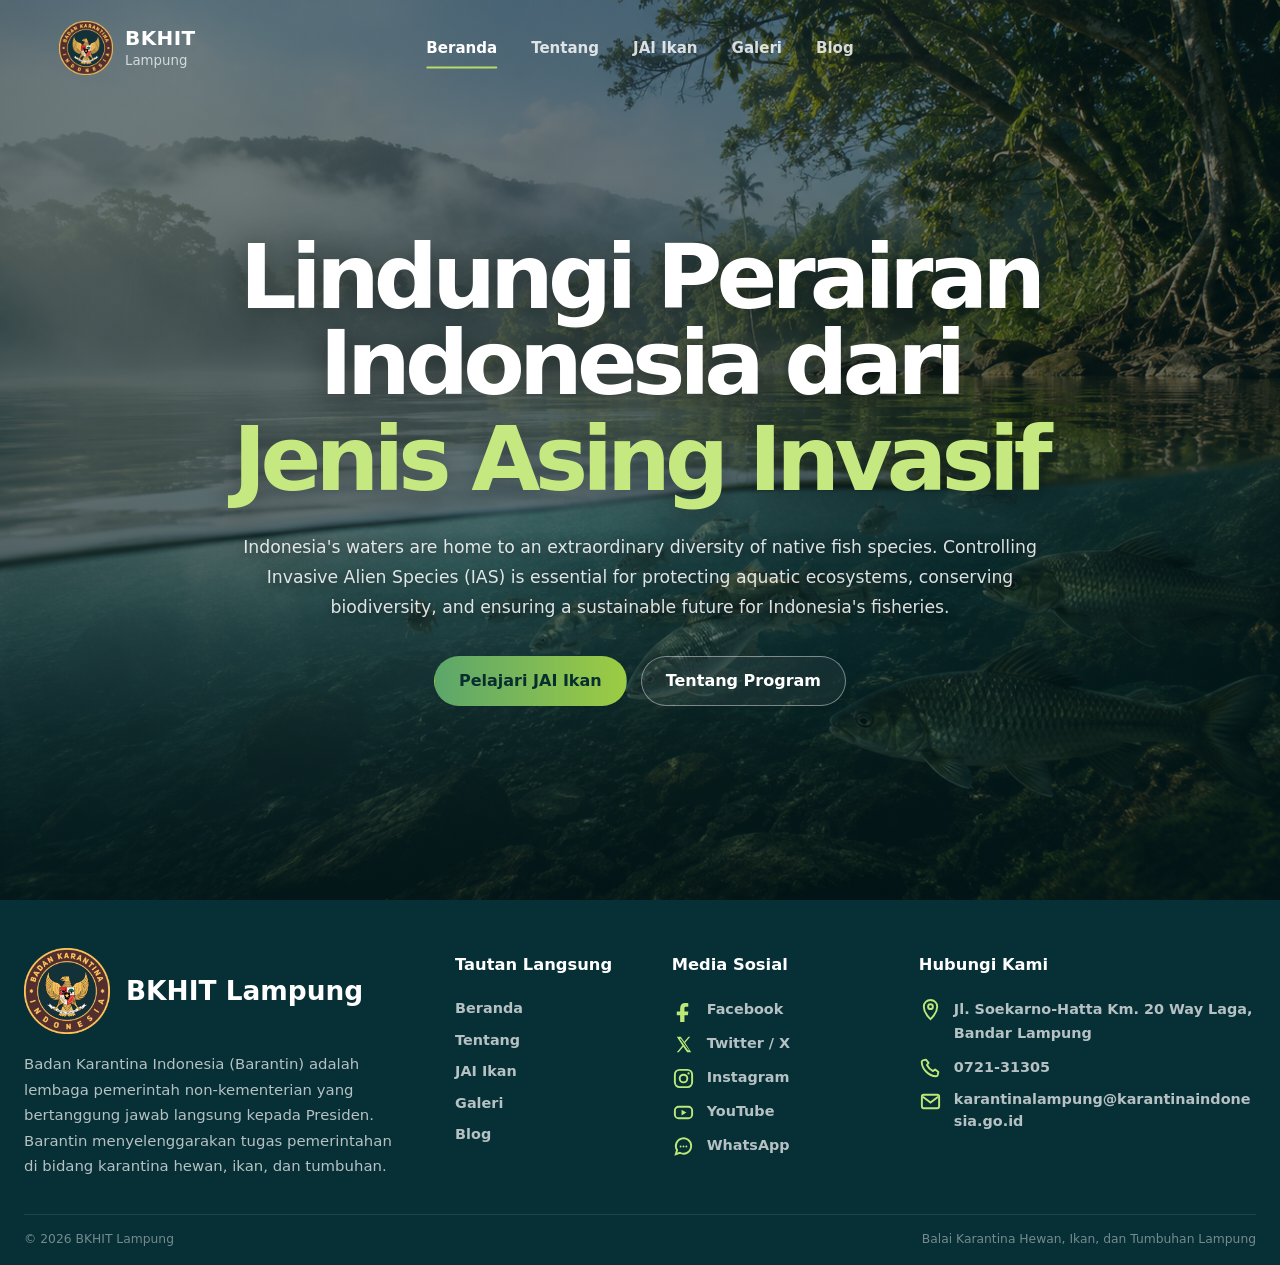
<file: index.html>
<!doctype html>

<html lang="id">
<head>
  <meta charset="utf-8">
  <meta name="viewport" content="width=device-width,initial-scale=1">
  <meta name="description" content="Portal monitoring dan pengendalian Jenis Asing Invasif pada ikan BKHIT Lampung">
  <title>IAS Lampung</title>
  <link rel="icon" href="assets/images/logo-bkhit.png" type="image/svg+xml">
  <link rel="stylesheet" href="assets/css/style.css">
</head>
<body data-page="home">
<div id="navbar-container"></div>
<main>
  <section class="home-hero">
    <div class="container home-hero-content reveal">

      <h1>
        Lindungi Perairan Indonesia dari
        <span>Jenis Asing Invasif</span>
      </h1>

      <p class="home-hero-description">
        Indonesia's waters are home to an extraordinary diversity
        of native fish species. Controlling Invasive Alien Species
        (IAS) is essential for protecting aquatic ecosystems,
        conserving biodiversity, and ensuring a sustainable future
        for Indonesia's fisheries.
      </p>

      <div class="home-hero-actions">
        <a
          class="btn btn-primary"
          href="jai.html"
        >
          Pelajari JAI Ikan
        </a>

        <a
          class="btn btn-ghost"
          href="tentang.html"
        >
          Tentang Program
        </a>
      </div>

    </div>
  </section>
</main>

<div id="footer-container"></div>

<script src="assets/js/components.js"></script>
<script src="assets/js/script.js"></script>
</body>
</html>
</file>
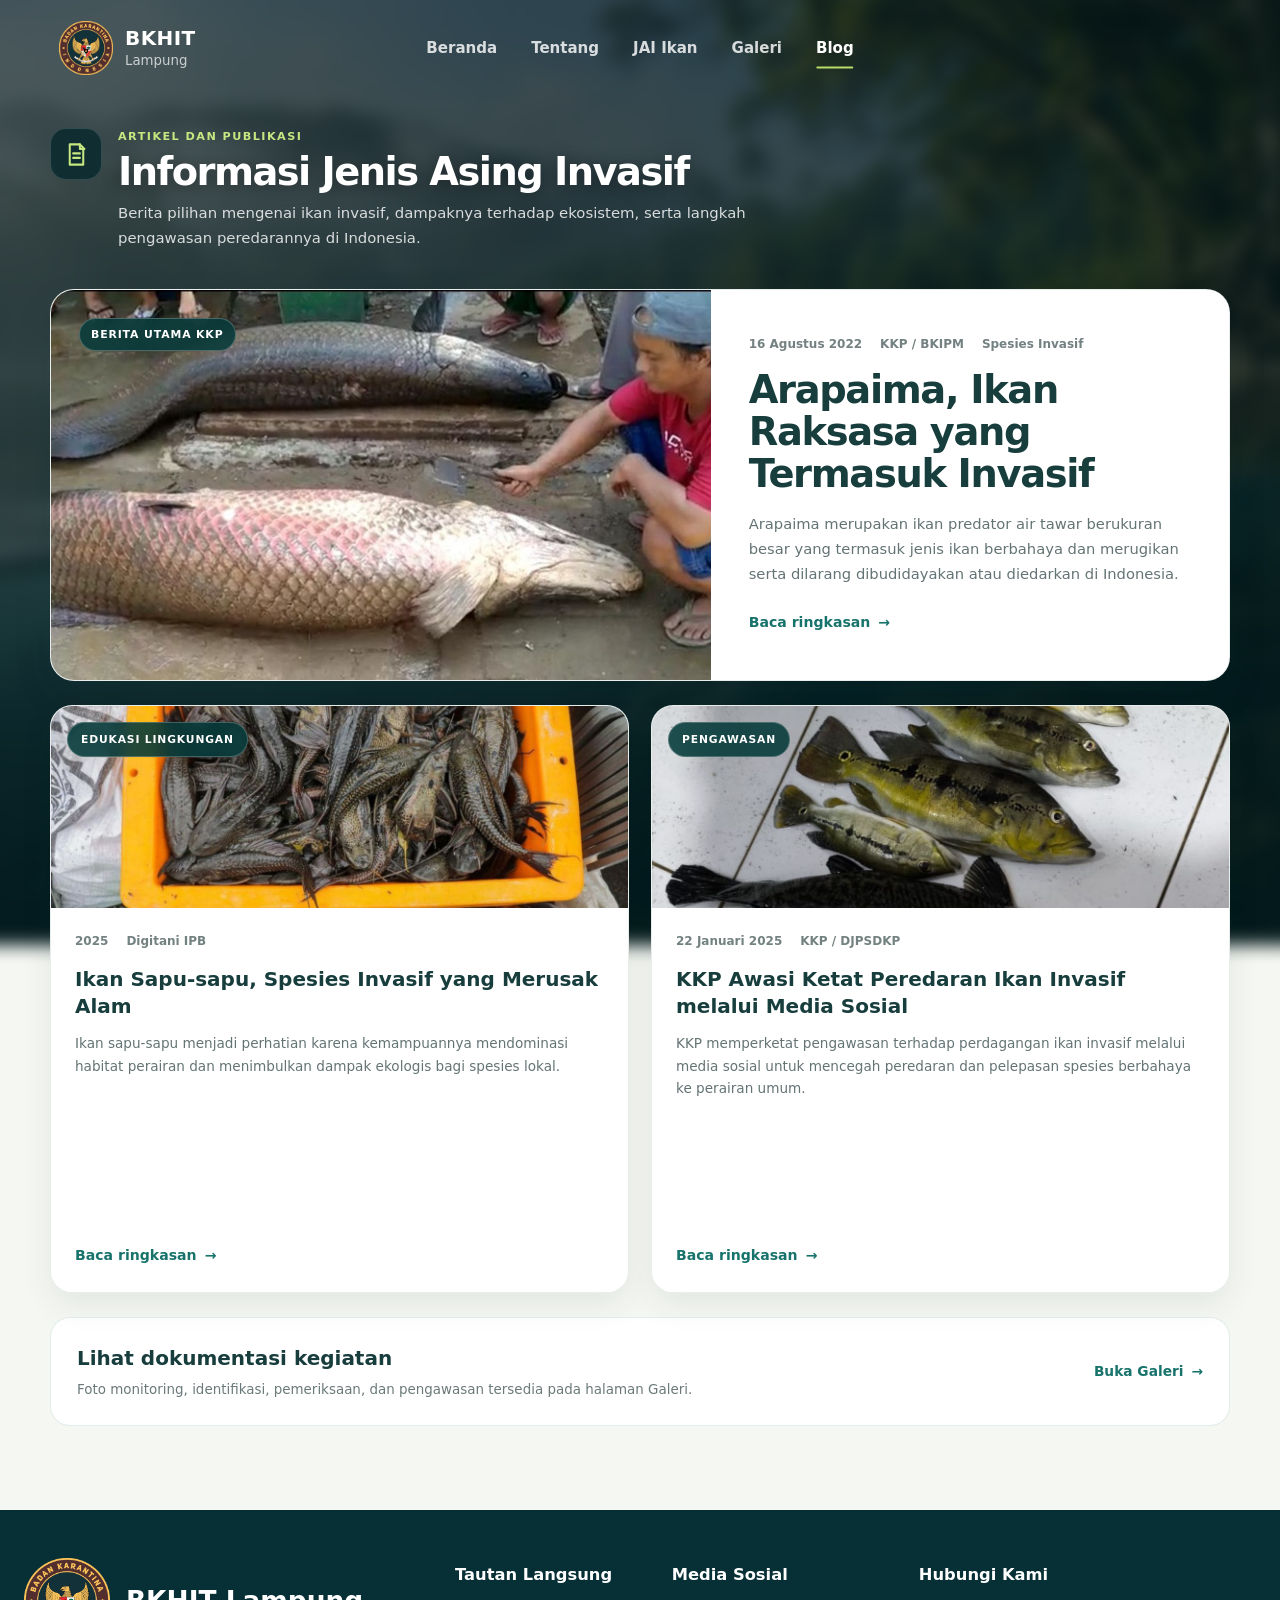
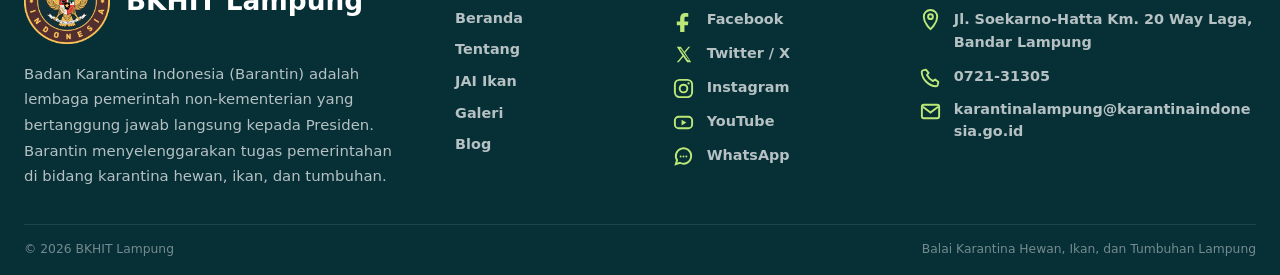
<file: blog.html>
<!doctype html>
<html lang="id">
<head>
  <meta charset="utf-8">
  <meta name="viewport" content="width=device-width,initial-scale=1">
  <meta
    name="description"
    content="Artikel dan publikasi Jenis Asing Invasif BKHIT Lampung"
  >
  <title>IAS Lampung</title>
  <link rel="icon" href="assets/images/logo-bkhit.png" type="image/png">
  <link rel="stylesheet" href="assets/css/style.css">

  <!-- CSS KHUSUS HALAMAN BLOG. STYLE.CSS TIDAK DIUBAH. -->
  <style>
    body[data-page="blog"] {
      background: #f5f7f2;
    }

    .blog-v3 {
      min-height: 100vh;
      padding: 128px 0 84px;
      color: #173d3c;
      background:
        radial-gradient(circle at 88% 2%, rgba(192, 229, 128, .18), transparent 29%),
        radial-gradient(circle at 0 70%, rgba(23, 115, 107, .07), transparent 26%),
        #f5f7f2;
    }

    .blog-v3__heading {
      display: flex;
      max-width: 880px;
      align-items: flex-start;
      gap: 16px;
      margin-bottom: 38px;
    }

    .blog-v3__heading-icon {
      display: grid;
      width: 52px;
      height: 52px;
      flex: 0 0 52px;
      place-items: center;
      border-radius: 16px;
      color: #17736b;
      background: rgba(23, 115, 107, .1);
    }

    .blog-v3__heading-icon svg {
      width: 27px;
      height: 27px;
      fill: none;
      stroke: currentColor;
      stroke-width: 1.8;
      stroke-linecap: round;
      stroke-linejoin: round;
    }

    .blog-v3__kicker {
      margin: 0 0 4px;
      color: #17736b;
      font-size: .7rem;
      font-weight: 850;
      letter-spacing: .13em;
      text-transform: uppercase;
    }

    .blog-v3__heading h1 {
      margin: 0;
      color: #173d3c;
      font-size: clamp(1.9rem, 3vw, 2.7rem);
      line-height: 1.12;
      letter-spacing: -.04em;
    }

    .blog-v3__lead {
      max-width: 700px;
      margin: 8px 0 0;
      color: #687879;
      font-size: .93rem;
      line-height: 1.65;
    }

    .blog-v3__featured {
      display: grid;
      grid-template-columns: minmax(0, 1.12fr) minmax(320px, .88fr);
      overflow: hidden;
      margin-bottom: 24px;
      border: 1px solid rgba(20, 65, 61, .09);
      border-radius: 24px;
      background: #fff;
      box-shadow: 0 16px 42px rgba(12, 57, 54, .09);
    }

    .blog-v3__featured-visual {
      position: relative;
      min-height: 390px;
      padding: 34px;
      overflow: hidden;
      color: #fff;
      background:
        radial-gradient(circle at 75% 25%, rgba(202, 235, 139, .38), transparent 26%),
        linear-gradient(145deg, #0a7971, #063d45 72%);
    }

    .blog-v3__featured-visual::before,
    .blog-v3__featured-visual::after {
      content: "";
      position: absolute;
      border: 1px solid rgba(255, 255, 255, .14);
      border-radius: 50%;
    }

    .blog-v3__featured-visual::before {
      width: 310px;
      height: 310px;
      right: -85px;
      bottom: -130px;
    }

    .blog-v3__featured-visual::after {
      width: 190px;
      height: 190px;
      right: 40px;
      bottom: -75px;
    }

    .blog-v3__featured-label {
      position: relative;
      z-index: 1;
      display: inline-flex;
      padding: 7px 11px;
      border: 1px solid rgba(255, 255, 255, .24);
      border-radius: 999px;
      background: rgba(255, 255, 255, .1);
      font-size: .68rem;
      font-weight: 800;
      letter-spacing: .08em;
      text-transform: uppercase;
    }

    .blog-v3__featured-visual strong {
      position: absolute;
      z-index: 1;
      left: 34px;
      right: 34px;
      bottom: 34px;
      font-size: clamp(2rem, 4vw, 4.3rem);
      line-height: .96;
      letter-spacing: -.055em;
    }

    .blog-v3__featured-content {
      display: flex;
      flex-direction: column;
      justify-content: center;
      padding: 38px;
    }

    .blog-v3__meta {
      display: flex;
      flex-wrap: wrap;
      gap: 9px 18px;
      margin-bottom: 14px;
      color: #738180;
      font-size: .75rem;
      font-weight: 700;
    }

    .blog-v3__featured-content h2,
    .blog-v3__card h2 {
      color: #173d3c;
    }

    .blog-v3__featured-content h2 {
      margin: 0 0 15px;
      font-size: clamp(1.7rem, 3vw, 2.55rem);
      line-height: 1.1;
      letter-spacing: -.035em;
    }

    .blog-v3__featured-content p,
    .blog-v3__card p {
      color: #647374;
    }

    .blog-v3__featured-content p {
      margin: 0;
      font-size: .92rem;
      line-height: 1.72;
    }

    .blog-v3__open {
      display: inline-flex;
      align-items: center;
      gap: 8px;
      align-self: flex-start;
      margin-top: 24px;
      padding: 0;
      border: 0;
      color: #17736b;
      background: transparent;
      font: inherit;
      font-size: .88rem;
      font-weight: 850;
      cursor: pointer;
    }

    .blog-v3__grid {
      display: grid;
      grid-template-columns: repeat(2, minmax(0, 1fr));
      gap: 22px;
    }

    .blog-v3__card {
      display: flex;
      min-height: 330px;
      flex-direction: column;
      overflow: hidden;
      padding: 0;
      border: 1px solid rgba(20, 65, 61, .09);
      border-radius: 22px;
      color: inherit;
      background: #fff;
      font: inherit;
      text-align: left;
      cursor: pointer;
      box-shadow: 0 12px 32px rgba(12, 57, 54, .08);
      transition: transform .25s ease, box-shadow .25s ease;
    }

    .blog-v3__card:hover {
      transform: translateY(-6px);
      box-shadow: 0 22px 45px rgba(12, 57, 54, .14);
    }

    .blog-v3__card:focus-visible,
    .blog-v3__open:focus-visible {
      outline: 3px solid rgba(23, 115, 107, .35);
      outline-offset: 4px;
    }

    .blog-v3__cover {
      position: relative;
      min-height: 180px;
      padding: 24px;
      overflow: hidden;
      color: #fff;
    }

    .blog-v3__cover--species {
      background:
        radial-gradient(circle at 78% 22%, rgba(255, 219, 128, .35), transparent 24%),
        linear-gradient(145deg, #b85d36, #68392f);
    }

    .blog-v3__cover--monitoring {
      background:
        radial-gradient(circle at 78% 22%, rgba(201, 239, 138, .34), transparent 24%),
        linear-gradient(145deg, #167569, #07505a);
    }

    .blog-v3__cover::before,
    .blog-v3__cover::after {
      content: "";
      position: absolute;
      border: 1px solid rgba(255, 255, 255, .14);
      border-radius: 50%;
    }

    .blog-v3__cover::before {
      width: 200px;
      height: 200px;
      right: -60px;
      bottom: -105px;
    }

    .blog-v3__cover::after {
      width: 120px;
      height: 120px;
      right: 35px;
      bottom: -65px;
    }

    .blog-v3__cover span {
      position: relative;
      z-index: 1;
      font-size: .7rem;
      font-weight: 850;
      letter-spacing: .1em;
      text-transform: uppercase;
    }

    .blog-v3__card-content {
      display: flex;
      height: 100%;
      flex-direction: column;
      padding: 24px;
    }

    .blog-v3__card h2 {
      margin: 0 0 12px;
      font-size: 1.25rem;
      line-height: 1.35;
    }

    .blog-v3__card p {
      display: -webkit-box;
      overflow: hidden;
      margin: 0;
      font-size: .85rem;
      line-height: 1.68;
      -webkit-box-orient: vertical;
      -webkit-line-clamp: 3;
    }

    .blog-v3__card .blog-v3__open {
      margin-top: auto;
      padding-top: 22px;
    }

    .blog-v3__gallery-link {
      display: flex;
      align-items: center;
      justify-content: space-between;
      gap: 24px;
      margin-top: 24px;
      padding: 24px 26px;
      border: 1px solid rgba(23, 115, 107, .12);
      border-radius: 20px;
      background: rgba(255, 255, 255, .7);
    }

    .blog-v3__gallery-link h2 {
      margin: 0 0 4px;
      color: #173d3c;
      font-size: 1.25rem;
    }

    .blog-v3__gallery-link p {
      margin: 0;
      color: #6b7979;
      font-size: .84rem;
    }

    .blog-v3__gallery-link a {
      display: inline-flex;
      flex: 0 0 auto;
      align-items: center;
      gap: 8px;
      color: #17736b;
      font-size: .86rem;
      font-weight: 850;
    }

    body.blog-v3-modal-open {
      overflow: hidden;
    }

    .blog-v3-modal[hidden] {
      display: none !important;
    }

    .blog-v3-modal {
      position: fixed;
      z-index: 6000;
      inset: 0;
      display: grid;
      place-items: center;
      padding: 22px;
    }

    .blog-v3-modal__backdrop {
      position: absolute;
      inset: 0;
      background: rgba(3, 27, 29, .84);
      backdrop-filter: blur(10px);
    }

    .blog-v3-modal__panel {
      position: relative;
      z-index: 1;
      width: min(820px, 100%);
      max-height: calc(100vh - 44px);
      overflow-y: auto;
      padding: 42px;
      border: 1px solid rgba(255, 255, 255, .2);
      border-radius: 26px;
      background: #fff;
      box-shadow: 0 36px 110px rgba(0, 0, 0, .46);
    }

    .blog-v3-modal__close {
      position: sticky;
      z-index: 2;
      top: 0;
      float: right;
      display: grid;
      width: 43px;
      height: 43px;
      margin: -10px -10px 8px 18px;
      place-items: center;
      border: 0;
      border-radius: 50%;
      color: #fff;
      background: #176f68;
      font-size: 1.7rem;
      line-height: 1;
      cursor: pointer;
    }

    .blog-v3-modal__category {
      display: inline-flex;
      padding: 7px 11px;
      border-radius: 999px;
      color: #17736b;
      background: rgba(23, 115, 107, .1);
      font-size: .67rem;
      font-weight: 850;
      letter-spacing: .08em;
      text-transform: uppercase;
    }

    .blog-v3-modal__panel h2 {
      margin: 16px 0 12px;
      color: #173d3c;
      font-size: clamp(1.9rem, 4vw, 3rem);
      line-height: 1.08;
      letter-spacing: -.04em;
    }

    .blog-v3-modal__meta {
      display: flex;
      flex-wrap: wrap;
      gap: 10px 20px;
      margin-bottom: 22px;
      padding-bottom: 18px;
      border-bottom: 1px solid rgba(20, 65, 61, .1);
      color: #778584;
      font-size: .78rem;
      font-weight: 700;
    }

    .blog-v3-modal__intro,
    .blog-v3-modal__extra {
      color: #617172;
      font-size: .94rem;
      line-height: 1.78;
    }

    .blog-v3-modal__intro {
      margin: 0 0 18px;
      font-weight: 650;
    }

    .blog-v3-modal__extra {
      margin: 0;
    }

    .blog-v3-modal__source {
      display: inline-flex;
      align-items: center;
      gap: 8px;
      margin-top: 24px;
      padding: 12px 17px;
      border-radius: 999px;
      color: #ffffff;
      background: #17736b;
      font-size: .84rem;
      font-weight: 850;
      transition: transform .2s ease, background .2s ease;
    }

    .blog-v3-modal__source:hover {
      background: #0f625c;
      transform: translateY(-2px);
    }

    .blog-v3-modal__source[hidden] {
      display: none !important;
    }

    /* FOTO BERITA UTAMA DAN THUMBNAIL BERITA */
    .blog-v3__featured-visual--photo {
      min-height: 390px;
      padding: 0;
      background: #dce8e3;
    }

    .blog-v3__featured-visual--photo::before,
    .blog-v3__featured-visual--photo::after {
      display: none !important;
    }

    .blog-v3__featured-visual--photo img {
      display: block;
      width: 100%;
      height: 100%;
      min-height: 390px;
      object-fit: cover;
      object-position: center 48%;
    }

    .blog-v3__featured-visual--photo .blog-v3__featured-label {
      position: absolute;
      z-index: 2;
      top: 28px;
      left: 28px;
      color: #ffffff;
      background: rgba(5, 58, 58, .86);
      backdrop-filter: blur(8px);
      -webkit-backdrop-filter: blur(8px);
    }

    .blog-v3__thumb {
      position: relative;
      width: 100%;
      aspect-ratio: 16 / 9;
      overflow: hidden;
      background: #dce8e3;
    }

    .blog-v3__thumb img {
      display: block;
      width: 100%;
      height: 100%;
      object-fit: cover;
      transition: transform .3s ease;
    }

    .blog-v3__card:hover .blog-v3__thumb img {
      transform: scale(1.035);
    }

    .blog-v3__badge {
      position: absolute;
      z-index: 2;
      top: 16px;
      left: 16px;
      display: inline-flex;
      padding: 8px 13px;
      border: 1px solid rgba(255, 255, 255, .22);
      border-radius: 999px;
      color: #ffffff;
      background: rgba(5, 58, 58, .88);
      backdrop-filter: blur(8px);
      -webkit-backdrop-filter: blur(8px);
      font-size: .67rem;
      font-weight: 850;
      letter-spacing: .08em;
      text-transform: uppercase;
    }

    @media (max-width: 850px) {
      .blog-v3__featured {
        grid-template-columns: 1fr;
      }

      .blog-v3__featured-visual {
        min-height: 300px;
      }

      .blog-v3__featured-visual--photo img {
        min-height: 300px;
      }

      .blog-v3__featured-visual--photo .blog-v3__featured-label {
        top: 18px;
        left: 18px;
      }
    }

    @media (max-width: 650px) {
      .blog-v3 {
        padding: 105px 0 66px;
      }

      .blog-v3__heading {
        gap: 13px;
      }

      .blog-v3__heading-icon {
        width: 46px;
        height: 46px;
        flex-basis: 46px;
      }

      .blog-v3__heading h1 {
        font-size: 1.7rem;
      }

      .blog-v3__featured-content {
        padding: 25px;
      }

      .blog-v3__grid {
        grid-template-columns: 1fr;
      }

      .blog-v3__gallery-link {
        align-items: flex-start;
        flex-direction: column;
      }

      .blog-v3-modal {
        padding: 10px;
      }

      .blog-v3-modal__panel {
        max-height: calc(100vh - 20px);
        padding: 24px;
        border-radius: 20px;
      }
    }
  </style>
</head>

<body data-page="blog">
  <div id="navbar-container"></div>

  <main class="blog-v3">
    <div class="container">
      <header class="blog-v3__heading reveal">
        <span class="blog-v3__heading-icon" aria-hidden="true">
          <svg viewBox="0 0 24 24">
            <path d="M6 3h9l3 3v15H6Z"></path>
            <path d="M15 3v4h4"></path>
            <path d="M9 11h6"></path>
            <path d="M9 15h6"></path>
          </svg>
        </span>

        <div>
          <p class="blog-v3__kicker">Artikel dan Publikasi</p>
          <h1>Informasi Jenis Asing Invasif</h1>
          <p class="blog-v3__lead">
            Berita pilihan mengenai ikan invasif, dampaknya terhadap
            ekosistem, serta langkah pengawasan peredarannya di Indonesia.
          </p>
        </div>
      </header>

      <article class="blog-v3__featured reveal">
        <div class="blog-v3__featured-visual blog-v3__featured-visual--photo">
          <img
            src="assets/images/blog/arapaima.jpg"
            alt="Ikan Arapaima"
            loading="eager"
            fetchpriority="high"
          >
          <span class="blog-v3__featured-label">Berita Utama KKP</span>
        </div>

        <div class="blog-v3__featured-content">
          <div class="blog-v3__meta">
            <span>16 Agustus 2022</span>
            <span>KKP / BKIPM</span>
            <span>Spesies Invasif</span>
          </div>

          <h2>Arapaima, Ikan Raksasa yang Termasuk Invasif</h2>

          <p>
            Arapaima merupakan ikan predator air tawar berukuran besar
            yang termasuk jenis ikan berbahaya dan merugikan serta
            dilarang dibudidayakan atau diedarkan di Indonesia.
          </p>

          <button
            class="blog-v3__open"
            type="button"
            data-blog-v3-open
            data-category="Spesies Invasif"
            data-date="16 Agustus 2022"
            data-author="KKP / BKIPM"
            data-title="Arapaima, Ikan Raksasa yang Termasuk Invasif"
            data-intro="Arapaima merupakan ikan predator air tawar berukuran besar yang berasal dari Amerika Selatan. Ukurannya dapat melebihi satu meter dan keberadaannya di luar habitat asli berpotensi menekan populasi ikan lokal."
            data-extra="KKP menjelaskan bahwa Arapaima termasuk jenis ikan berbahaya dan merugikan yang tercantum dalam Peraturan Menteri Kelautan dan Perikanan Nomor 19 Tahun 2020. Jenis ini dilarang untuk dibudidayakan atau diedarkan karena berisiko mengganggu keseimbangan ekosistem perairan."
            data-url="https://www.kkp.go.id/bkipm/arapaima-ikan-raksasa-yang-termasuk-invasif65c320b8c2d43/detail.html"
          >
            Baca ringkasan <span aria-hidden="true">→</span>
          </button>
        </div>
      </article>

      <div class="blog-v3__grid">

        <article
          class="blog-v3__card reveal"
          role="button"
          tabindex="0"
          data-blog-v3-open
          data-category="Edukasi Lingkungan"
          data-date="2025"
          data-author="Digitani IPB"
          data-title="Ikan Sapu-sapu, Spesies Invasif yang Merusak Alam"
          data-intro="Ikan sapu-sapu dikenal sebagai spesies invasif yang dapat berkembang cepat, mendominasi habitat, dan mengganggu keseimbangan ekosistem perairan."
          data-extra="Spesies ini mampu beradaptasi pada kondisi lingkungan yang kurang ideal, memanfaatkan berbagai sumber makanan, dan berkembang dalam jumlah besar. Keberadaannya dapat menekan populasi ikan lokal serta merusak dasar perairan dan tebing sungai."
          data-url="https://digitani.ipb.ac.id/ikan-sapu-sapu-si-invasif-yang-merusak-alam-dan-mengancam-kesehatan-kita/"
        >
          <div class="blog-v3__thumb">
            <img
              src="assets/images/blog/sapu-sapu.jpg"
              alt="Ikan sapu-sapu"
              loading="lazy"
              style="object-position: center 45%;"
            >
            <span class="blog-v3__badge">Edukasi Lingkungan</span>
          </div>

          <div class="blog-v3__card-content">
            <div class="blog-v3__meta">
              <span>2025</span>
              <span>Digitani IPB</span>
            </div>

            <h2>Ikan Sapu-sapu, Spesies Invasif yang Merusak Alam</h2>

            <p>
              Ikan sapu-sapu menjadi perhatian karena kemampuannya
              mendominasi habitat perairan dan menimbulkan dampak
              ekologis bagi spesies lokal.
            </p>

            <div class="blog-v3__open">
              Baca ringkasan
              <span aria-hidden="true">→</span>
            </div>
          </div>
        </article>

        <article
          class="blog-v3__card reveal"
          role="button"
          tabindex="0"
          data-blog-v3-open
          data-category="Pengawasan"
          data-date="22 Januari 2025"
          data-author="KKP / DJPSDKP"
          data-title="KKP Awasi Ketat Peredaran Ikan Invasif melalui Media Sosial"
          data-intro="Kementerian Kelautan dan Perikanan meningkatkan pengawasan terhadap perdagangan ikan invasif melalui media sosial untuk mencegah penyebaran spesies berbahaya ke perairan umum."
          data-extra="Dalam pengawasan tersebut ditemukan piranha, Alligator gar, dan Peacock bass yang diperjualbelikan. Langkah pengamanan dilakukan sebagai bentuk pencegahan terhadap pelepasan ikan invasif ke alam yang dapat mengancam biodiversitas dan keseimbangan ekosistem perairan."
          data-url="https://www.kkp.go.id/news/news-detail/kkp-awasi-ketat-peredaran-ikan-invasif-melalui-media-sosial-J8Qo.html"
        >
          <div class="blog-v3__thumb">
            <img
              src="assets/images/blog/pengawasan-ikan-invasif.jpg"
              alt="Pengawasan ikan invasif"
              loading="lazy"
              style="object-position: center 35%;"
            >
            <span class="blog-v3__badge">Pengawasan</span>
          </div>

          <div class="blog-v3__card-content">
            <div class="blog-v3__meta">
              <span>22 Januari 2025</span>
              <span>KKP / DJPSDKP</span>
            </div>

            <h2>KKP Awasi Ketat Peredaran Ikan Invasif melalui Media Sosial</h2>

            <p>
              KKP memperketat pengawasan terhadap perdagangan ikan invasif
              melalui media sosial untuk mencegah peredaran dan pelepasan
              spesies berbahaya ke perairan umum.
            </p>

            <div class="blog-v3__open">
              Baca ringkasan
              <span aria-hidden="true">→</span>
            </div>
          </div>
        </article>

      </div>

      <section class="blog-v3__gallery-link reveal">
        <div>
          <h2>Lihat dokumentasi kegiatan</h2>
          <p>Foto monitoring, identifikasi, pemeriksaan, dan pengawasan tersedia pada halaman Galeri.</p>
        </div>
        <a href="galeri.html">Buka Galeri <span aria-hidden="true">→</span></a>
      </section>
    </div>
  </main>

  <div class="blog-v3-modal" data-blog-v3-modal hidden>
    <div class="blog-v3-modal__backdrop" data-blog-v3-close></div>

    <article
      class="blog-v3-modal__panel"
      role="dialog"
      aria-modal="true"
      aria-labelledby="blog-v3-modal-title"
    >
      <button
        class="blog-v3-modal__close"
        type="button"
        aria-label="Tutup artikel"
        data-blog-v3-close
      >×</button>

      <span class="blog-v3-modal__category" data-blog-v3-category></span>
      <h2 id="blog-v3-modal-title" data-blog-v3-title></h2>

      <div class="blog-v3-modal__meta">
        <span data-blog-v3-date></span>
        <span data-blog-v3-author></span>
      </div>

      <p class="blog-v3-modal__intro" data-blog-v3-intro></p>
      <p class="blog-v3-modal__extra" data-blog-v3-extra></p>

      <a
        class="blog-v3-modal__source"
        href="#"
        target="_blank"
        rel="noopener noreferrer"
        data-blog-v3-source
        hidden
      >
        Baca berita asli
        <span aria-hidden="true">↗</span>
      </a>
    </article>
  </div>

  <div id="footer-container"></div>

  <script src="assets/js/components.js"></script>
  <script src="assets/js/script.js"></script>

  <!-- JAVASCRIPT KHUSUS HALAMAN BLOG. SCRIPT.JS TIDAK DIUBAH. -->
  <script>
    (() => {
      const modal = document.querySelector("[data-blog-v3-modal]");
      const category = document.querySelector("[data-blog-v3-category]");
      const title = document.querySelector("[data-blog-v3-title]");
      const date = document.querySelector("[data-blog-v3-date]");
      const author = document.querySelector("[data-blog-v3-author]");
      const intro = document.querySelector("[data-blog-v3-intro]");
      const extra = document.querySelector("[data-blog-v3-extra]");
      const source = document.querySelector("[data-blog-v3-source]");
      let lastTrigger = null;

      function openModal(trigger) {
        if (!modal) return;

        if (category) category.textContent = trigger.dataset.category || "Artikel";
        if (title) title.textContent = trigger.dataset.title || "Artikel";
        if (date) date.textContent = trigger.dataset.date || "";
        if (author) author.textContent = trigger.dataset.author || "";
        if (intro) intro.textContent = trigger.dataset.intro || "";
        if (extra) extra.textContent = trigger.dataset.extra || "";

        if (source) {
          const sourceUrl = trigger.dataset.url || "";
          source.href = sourceUrl || "#";
          source.hidden = !sourceUrl;
        }

        lastTrigger = trigger;
        modal.hidden = false;
        document.body.classList.add("blog-v3-modal-open");

        requestAnimationFrame(() => {
          modal.querySelector(".blog-v3-modal__close")?.focus();
        });
      }

      function closeModal() {
        if (!modal || modal.hidden) return;

        modal.hidden = true;
        document.body.classList.remove("blog-v3-modal-open");

        if (source) {
          source.href = "#";
          source.hidden = true;
        }

        lastTrigger?.focus();
        lastTrigger = null;
      }

      document.addEventListener("click", (event) => {
        const opener = event.target.closest("[data-blog-v3-open]");
        if (opener) {
          event.preventDefault();
          openModal(opener);
          return;
        }

        if (event.target.closest("[data-blog-v3-close]")) {
          event.preventDefault();
          closeModal();
        }
      });

      document.addEventListener("keydown", (event) => {
        const opener = event.target.closest("[data-blog-v3-open]");
        if (!opener || opener.tagName === "BUTTON") return;

        if (event.key === "Enter" || event.key === " ") {
          event.preventDefault();
          openModal(opener);
        }
      });

      window.addEventListener("keydown", (event) => {
        if (event.key === "Escape") closeModal();
      });
    })();
  </script>
</body>
</html>
</file>
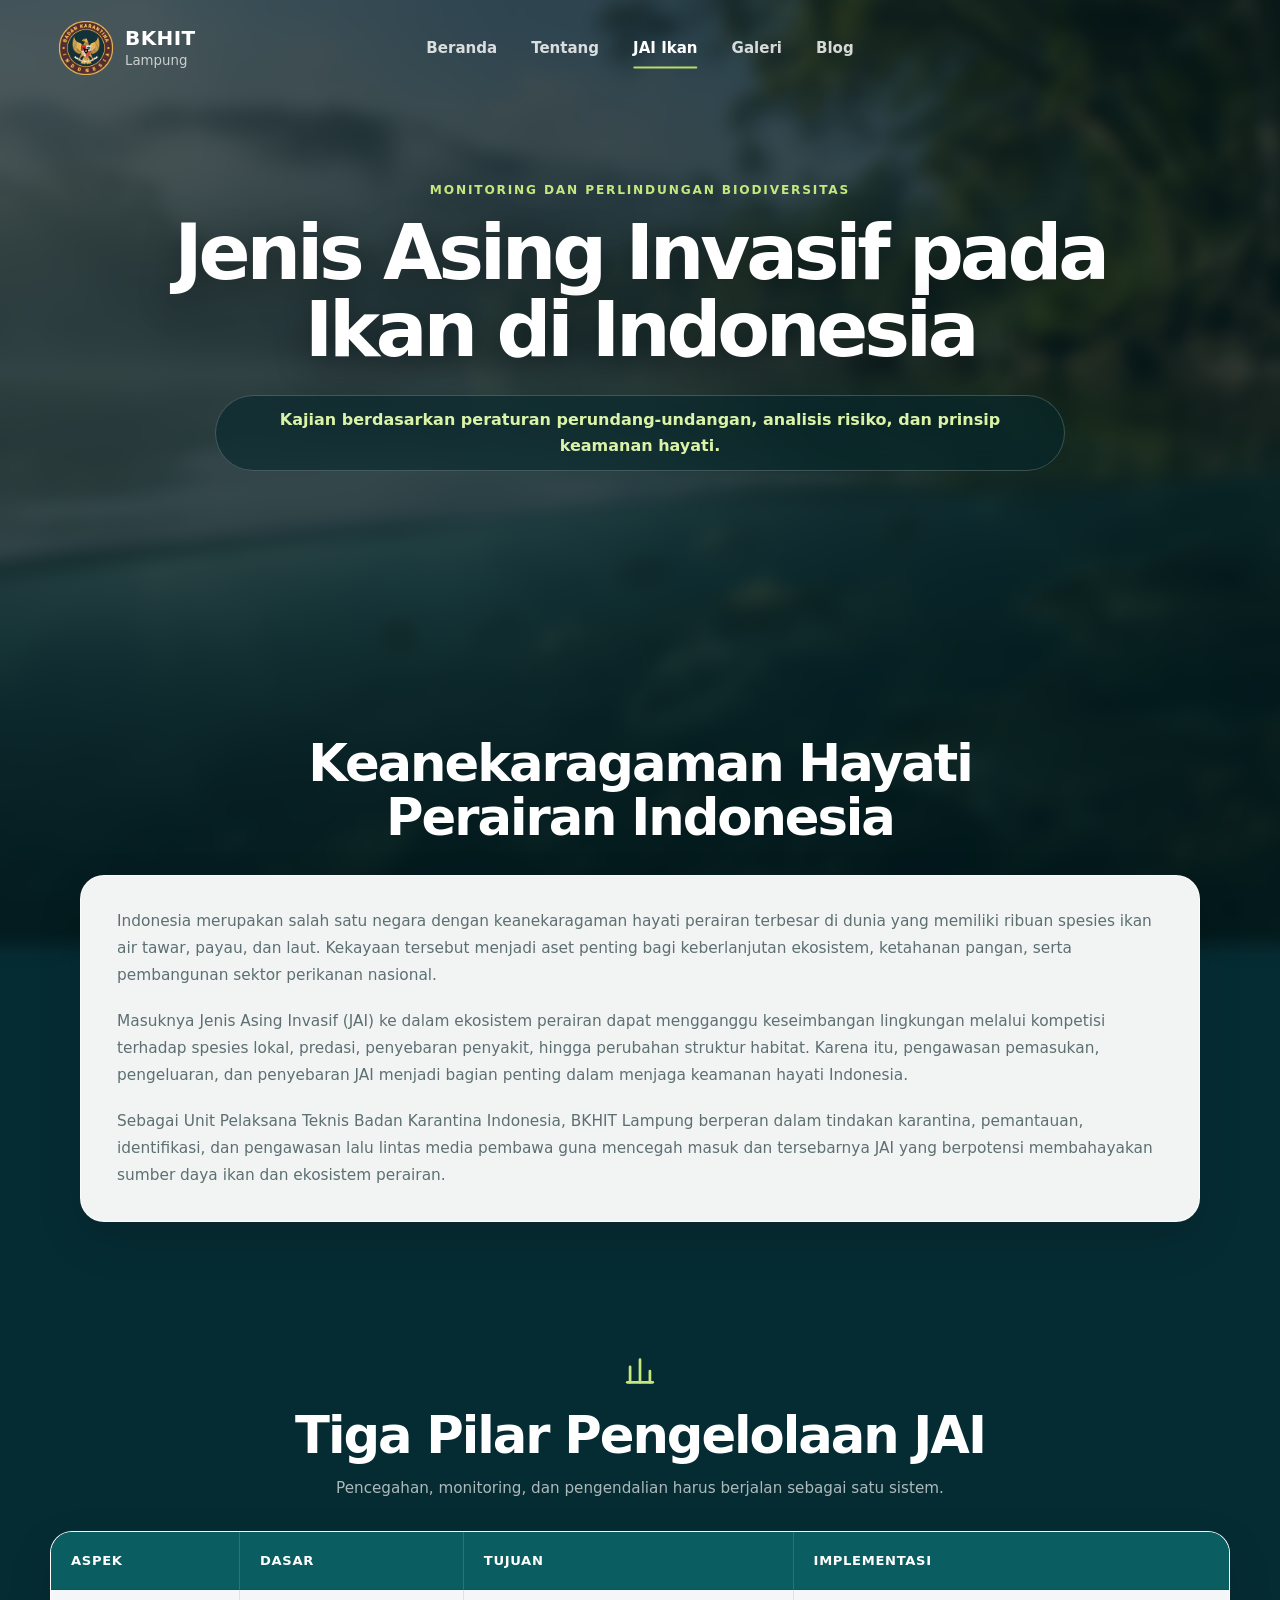
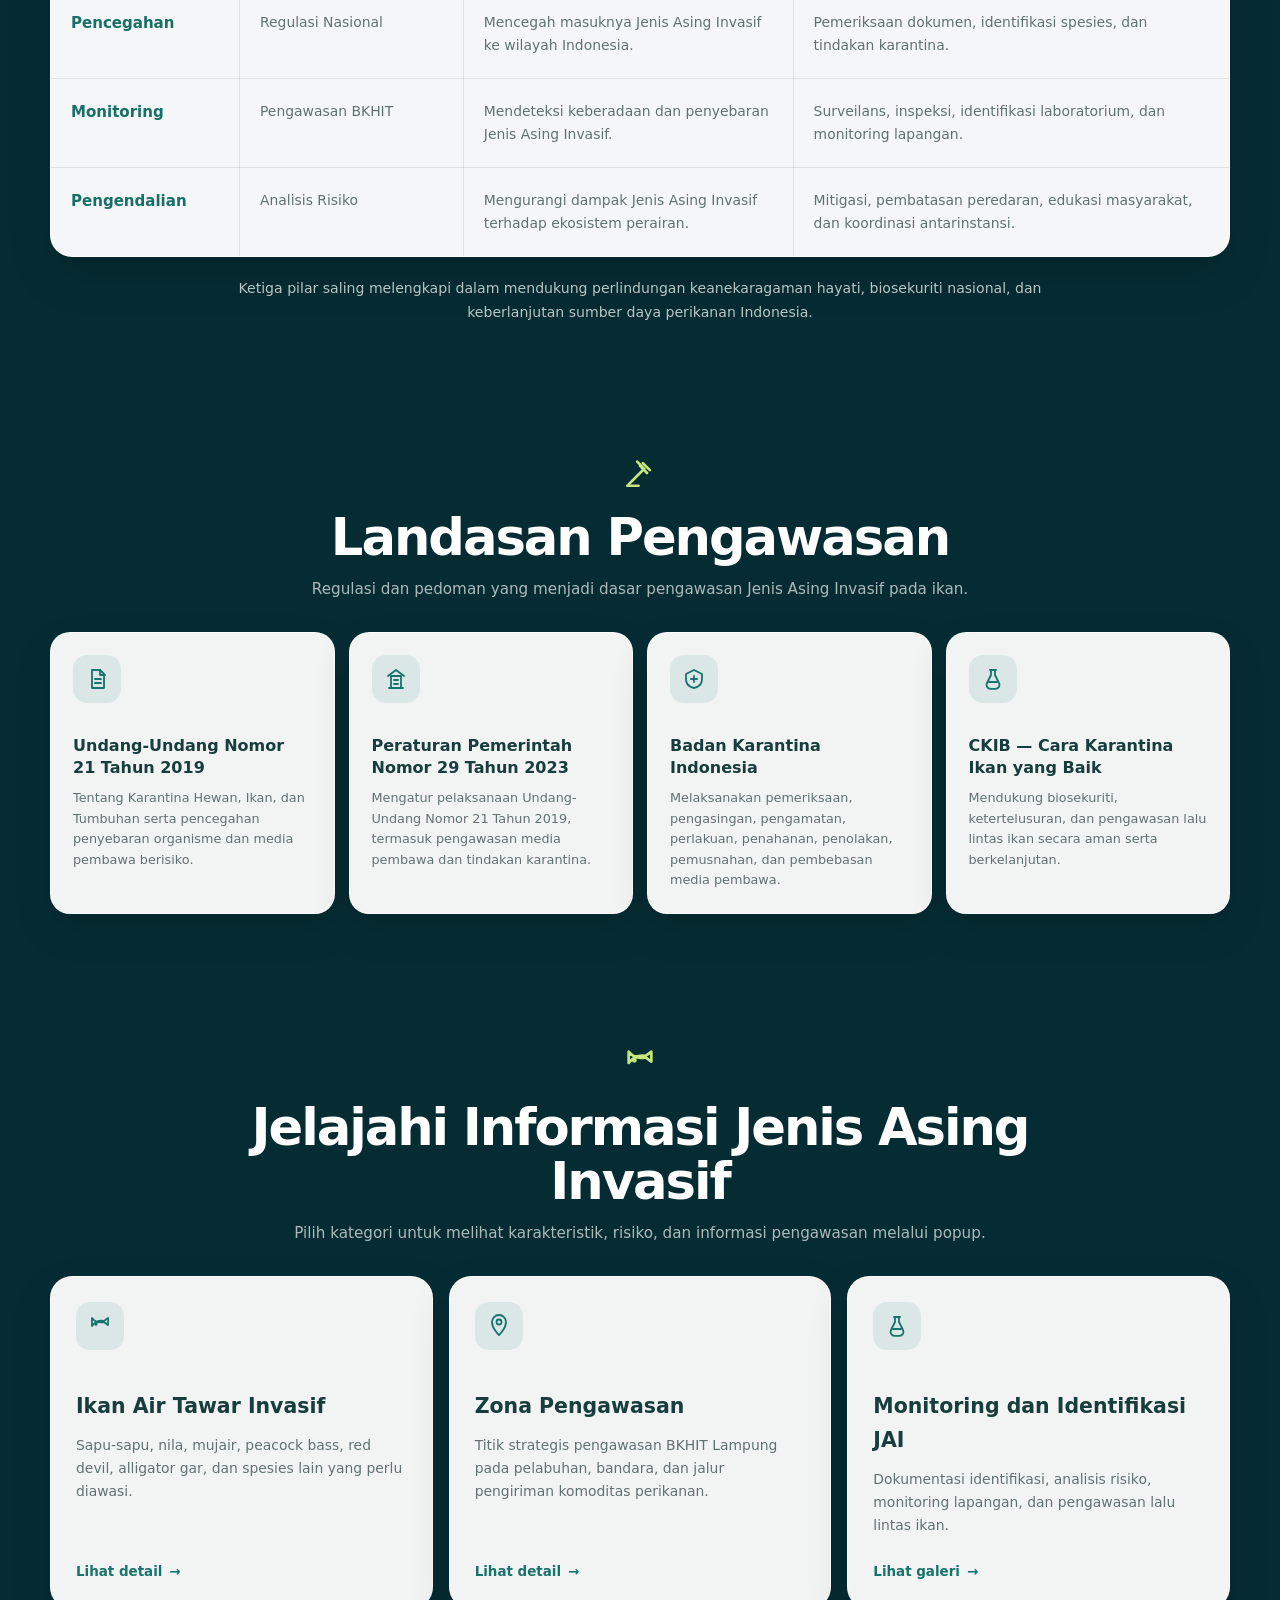
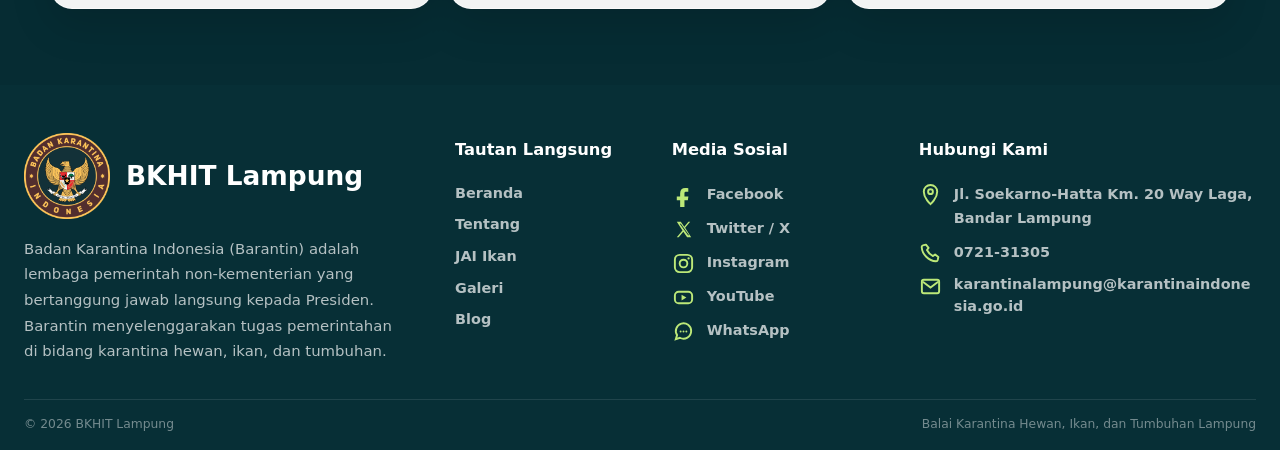
<file: jai.html>
<!doctype html>
<html lang="id">
<head>
  <meta charset="utf-8">
  <meta name="viewport" content="width=device-width,initial-scale=1">
  <meta
    name="description"
    content="Informasi Jenis Asing Invasif pada ikan di Indonesia"
  >
  <title>IAS Lampung</title>

  <link
    rel="icon"
    href="assets/images/logo-bkhit.png"
    type="image/png"
  >

  <link rel="stylesheet" href="assets/css/style.css">
</head>

<body data-page="jai">
  <div id="navbar-container"></div>

  <main class="jai-page">
    <div class="jai-page__fixed-bg" aria-hidden="true"></div>

    <!-- HERO -->
    <section class="jai-page__hero">
      <div class="container narrow reveal">
        <p class="jai-page__hero-kicker">
          Monitoring dan Perlindungan Biodiversitas
        </p>

        <h1>Jenis Asing Invasif pada Ikan di Indonesia</h1>

        <p class="jai-page__hero-note">
          Kajian berdasarkan peraturan perundang-undangan,
          analisis risiko, dan prinsip keamanan hayati.
        </p>
      </div>
    </section>

    <!-- PENDAHULUAN -->
    <section class="jai-page__section">
      <div class="container">
        <header class="jai-section-heading reveal">
          <span class="jai-section-heading__icon">
          </span>
          <h2>Keanekaragaman Hayati Perairan Indonesia</h2>
        </header>

        <article class="jai-intro-card reveal">
          <p>
            Indonesia merupakan salah satu negara dengan keanekaragaman
            hayati perairan terbesar di dunia yang memiliki ribuan spesies
            ikan air tawar, payau, dan laut. Kekayaan tersebut menjadi aset
            penting bagi keberlanjutan ekosistem, ketahanan pangan, serta
            pembangunan sektor perikanan nasional.
          </p>

          <p>
            Masuknya Jenis Asing Invasif (JAI) ke dalam ekosistem perairan
            dapat mengganggu keseimbangan lingkungan melalui kompetisi
            terhadap spesies lokal, predasi, penyebaran penyakit, hingga
            perubahan struktur habitat. Karena itu, pengawasan pemasukan,
            pengeluaran, dan penyebaran JAI menjadi bagian penting dalam
            menjaga keamanan hayati Indonesia.
          </p>

          <p>
            Sebagai Unit Pelaksana Teknis Badan Karantina Indonesia, BKHIT
            Lampung berperan dalam tindakan karantina, pemantauan,
            identifikasi, dan pengawasan lalu lintas media pembawa guna
            mencegah masuk dan tersebarnya JAI yang berpotensi membahayakan
            sumber daya ikan dan ekosistem perairan.
          </p>
        </article>
      </div>
    </section>

    <!-- TIGA PILAR -->
    <section class="jai-page__section">
      <div class="container">
        <header class="jai-section-heading reveal">
          <span class="jai-section-heading__icon">
            <svg viewBox="0 0 24 24" aria-hidden="true">
              <path d="M5 20V9"></path>
              <path d="M12 20V4"></path>
              <path d="M19 20V12"></path>
              <path d="M3 20h18"></path>
            </svg>
          </span>
          <h2>Tiga Pilar Pengelolaan JAI</h2>

          <p class="jai-section-heading__description">
            Pencegahan, monitoring, dan pengendalian harus berjalan
            sebagai satu sistem.
          </p>
        </header>

        <div class="jai-pillar-table-wrap reveal">
          <table class="jai-pillar-table">
            <thead>
              <tr>
                <th>Aspek</th>
                <th>Dasar</th>
                <th>Tujuan</th>
                <th>Implementasi</th>
              </tr>
            </thead>

            <tbody>
              <tr>
                <td>
                  <strong>Pencegahan</strong>
                </td>

                <td>Regulasi Nasional</td>

                <td>
                  Mencegah masuknya Jenis Asing Invasif
                  ke wilayah Indonesia.
                </td>

                <td>
                  Pemeriksaan dokumen, identifikasi spesies,
                  dan tindakan karantina.
                </td>
              </tr>

              <tr>
                <td>
                  <strong>Monitoring</strong>
                </td>

                <td>Pengawasan BKHIT</td>

                <td>
                  Mendeteksi keberadaan dan penyebaran
                  Jenis Asing Invasif.
                </td>

                <td>
                  Surveilans, inspeksi, identifikasi laboratorium,
                  dan monitoring lapangan.
                </td>
              </tr>

              <tr>
                <td>
                  <strong>Pengendalian</strong>
                </td>

                <td>Analisis Risiko</td>

                <td>
                  Mengurangi dampak Jenis Asing Invasif
                  terhadap ekosistem perairan.
                </td>

                <td>
                  Mitigasi, pembatasan peredaran, edukasi masyarakat,
                  dan koordinasi antarinstansi.
                </td>
              </tr>
            </tbody>
          </table>
        </div>

        <p class="jai-pillar-note reveal">
          Ketiga pilar saling melengkapi dalam mendukung perlindungan
          keanekaragaman hayati, biosekuriti nasional, dan keberlanjutan
          sumber daya perikanan Indonesia.
        </p>
      </div>
    </section>

    <!-- DASAR HUKUM -->
    <section class="jai-page__section">
      <div class="container">
        <header class="jai-section-heading reveal">
          <span class="jai-section-heading__icon">
            <svg viewBox="0 0 24 24" aria-hidden="true">
              <path d="m14 5 5 5"></path>
              <path d="m12 7 5 5"></path>
              <path d="M4 20 15 9"></path>
              <path d="m10 4 4 4"></path>
              <path d="M3 21h8"></path>
            </svg>
          </span>
          <h2>Landasan Pengawasan</h2>

          <p class="jai-section-heading__description">
            Regulasi dan pedoman yang menjadi dasar pengawasan
            Jenis Asing Invasif pada ikan.
          </p>
        </header>

        <div class="jai-law-grid">
          <article class="jai-law-card reveal">
            <span class="jai-law-card__icon">
              <svg viewBox="0 0 24 24" aria-hidden="true">
                <path d="M7 3h8l4 4v14H7Z"></path>
                <path d="M15 3v5h5"></path>
                <path d="M10 12h6"></path>
                <path d="M10 16h6"></path>
              </svg>
            </span>

            <h3>Undang-Undang Nomor 21 Tahun 2019</h3>

            <p>
              Tentang Karantina Hewan, Ikan, dan Tumbuhan serta
              pencegahan penyebaran organisme dan media pembawa
              berisiko.
            </p>
          </article>

          <article class="jai-law-card reveal">
            <span class="jai-law-card__icon">
              <svg viewBox="0 0 24 24" aria-hidden="true">
                <path d="M5 21h14"></path>
                <path d="M7 21V9h10v12"></path>
                <path d="M4 9 12 3l8 6"></path>
                <path d="M10 13h4"></path>
                <path d="M10 17h4"></path>
              </svg>
            </span>

            <h3>Peraturan Pemerintah Nomor 29 Tahun 2023</h3>

            <p>
              Mengatur pelaksanaan Undang-Undang Nomor 21 Tahun 2019,
              termasuk pengawasan media pembawa dan tindakan karantina.
            </p>
          </article>

          <article class="jai-law-card reveal">
            <span class="jai-law-card__icon">
              <svg viewBox="0 0 24 24" aria-hidden="true">
                <path d="M12 3 20 7v5c0 5-3.4 8-8 9-4.6-1-8-4-8-9V7Z"></path>
                <path d="M9 12h6"></path>
                <path d="M12 9v6"></path>
              </svg>
            </span>

            <h3>Badan Karantina Indonesia</h3>

            <p>
              Melaksanakan pemeriksaan, pengasingan, pengamatan,
              perlakuan, penahanan, penolakan, pemusnahan, dan
              pembebasan media pembawa.
            </p>
          </article>

          <article class="jai-law-card reveal">
            <span class="jai-law-card__icon">
              <svg viewBox="0 0 24 24" aria-hidden="true">
                <path d="M9 3h6"></path>
                <path d="M10 3v5l-4 8a4 4 0 0 0 3.6 5.8h4.8A4 4 0 0 0 18 16l-4-8V3"></path>
                <path d="M8 15h8"></path>
              </svg>
            </span>

            <h3>CKIB — Cara Karantina Ikan yang Baik</h3>

            <p>
              Mendukung biosekuriti, ketertelusuran, dan pengawasan
              lalu lintas ikan secara aman serta berkelanjutan.
            </p>
          </article>
        </div>
      </div>
    </section>

    <!-- KATEGORI DAN POPUP -->
    <section class="jai-page__section jai-page__section--last">
      <div class="container">
        <header class="jai-section-heading reveal">
          <span class="jai-section-heading__icon">
            <svg viewBox="0 0 24 24" aria-hidden="true">
              <path d="M4 12c3-4 7-6 12-5l4-3v7l-4-3c-5 1-9 0-12-4Z"></path>
              <circle cx="8" cy="10" r="0.8"></circle>
            </svg>
          </span>
          <h2>Jelajahi Informasi Jenis Asing Invasif</h2>

          <p class="jai-section-heading__description">
            Pilih kategori untuk melihat karakteristik, risiko,
            dan informasi pengawasan melalui popup.
          </p>
        </header>

        <div class="jai-category-grid">
          <button
            class="jai-category-card reveal"
            type="button"
            data-jai-open="air-tawar"
          >
            <span class="jai-category-card__icon">
              <svg viewBox="0 0 24 24" aria-hidden="true">
                <path d="M4 12c3-4 7-6 12-5l4-3v7l-4-3c-5 1-9 0-12-4Z"></path>
                <circle cx="8" cy="10" r="0.8"></circle>
              </svg>
            </span>

            <h3>Ikan Air Tawar Invasif</h3>

            <p>
              Sapu-sapu, nila, mujair, peacock bass, red devil,
              alligator gar, dan spesies lain yang perlu diawasi.
            </p>

            <strong>Lihat detail <span aria-hidden="true">→</span></strong>
          </button>

          <button
            class="jai-category-card reveal"
            type="button"
            data-jai-open="zona-pengawasan"
          >
            <span class="jai-category-card__icon">
              <svg viewBox="0 0 24 24" aria-hidden="true">
                <path d="M12 21s7-6.1 7-13a7 7 0 1 0-14 0c0 6.9 7 13 7 13Z"></path>
                <circle cx="12" cy="8" r="2.5"></circle>
              </svg>
            </span>

            <h3>Zona Pengawasan</h3>

            <p>
              Titik strategis pengawasan BKHIT Lampung pada pelabuhan,
              bandara, dan jalur pengiriman komoditas perikanan.
            </p>

            <strong>Lihat detail <span aria-hidden="true">→</span></strong>
          </button>

          <a class="jai-category-card reveal" href="galeri.html">
            <span class="jai-category-card__icon">
              <svg viewBox="0 0 24 24" aria-hidden="true">
                <path d="M9 3h6"></path>
                <path d="M10 3v5l-4 8a4 4 0 0 0 3.6 5.8h4.8A4 4 0 0 0 18 16l-4-8V3"></path>
                <path d="M8 15h8"></path>
              </svg>
            </span>

            <h3>Monitoring dan Identifikasi JAI</h3>

            <p>
              Dokumentasi identifikasi, analisis risiko, monitoring
              lapangan, dan pengawasan lalu lintas ikan.
            </p>

            <strong>Lihat galeri <span aria-hidden="true">→</span></strong>
          </a>
        </div>
      </div>
    </section>
  </main>

  <!-- POPUP DETAIL -->
  <div
    class="jai-detail-modal"
    data-jai-detail-modal
    hidden
  >
    <div
      class="jai-detail-modal__backdrop"
      data-jai-close
    ></div>

    <section
      class="jai-detail-modal__panel"
      role="dialog"
      aria-modal="true"
      aria-labelledby="jai-detail-title"
    >
      <button
        class="jai-detail-modal__close"
        type="button"
        aria-label="Tutup popup"
        data-jai-close
      >
        ×
      </button>

      <!-- AIR TAWAR -->
      <div
        class="jai-detail-modal__content"
        data-jai-content="air-tawar"
        hidden
      >
        <header class="jai-detail-modal__header">
          <span>Jenis Asing Invasif</span>
          <h2 id="jai-detail-title">Ikan Air Tawar Invasif</h2>

          <p>
            Spesies yang perlu dipantau karena kemampuan adaptasi,
            kompetisi, predasi, atau potensi penyebarannya.
          </p>
        </header>

        <div class="jai-detail-modal__species-grid">
  <article class="jai-species-card">
    <div class="jai-species-card__image">
      <img src="assets/images/jai/sapu-sapu.jpg" alt="Ikan Sapu-sapu" loading="lazy">
    </div>
    <div class="jai-species-card__body">
      <span>Invasif Bentik</span>
      <h3>Ikan Sapu-sapu</h3>
      <em>Pterygoplichthys pardalis</em>
      <p class="jai-species-card__summary">
        Ikan asal Amerika Selatan dengan tubuh berlapis pelat keras
        dan kemampuan adaptasi yang tinggi pada berbagai kondisi perairan.
      </p>
      <details class="jai-species-card__detail" name="fish-detail">
        <summary>
          <span>Lihat detail</span>
          <span class="jai-species-card__detail-arrow" aria-hidden="true">+</span>
        </summary>
        <dl class="jai-species-card__facts">
          <div>
            <dt>Habitat</dt>
            <dd>Sungai, kanal, waduk, dan perairan berlumpur dengan arus lambat hingga sedang.</dd>
          </div>
          <div>
            <dt>Karakteristik</dt>
            <dd>Hidup di dasar perairan, memakan alga dan material organik, serta mampu bertahan pada kadar oksigen rendah.</dd>
          </div>
          <div>
            <dt>Risiko ekologis</dt>
            <dd>Populasi padat dapat berkompetisi dengan ikan lokal, mengubah rantai makanan, serta memicu erosi tebing melalui aktivitas membuat liang.</dd>
          </div>
          <div>
            <dt>Fokus pengawasan</dt>
            <dd>Pelepasan ikan peliharaan, penyebaran di perairan umum, dan peningkatan populasi pada sungai serta waduk.</dd>
          </div>
        </dl>
      </details>
    </div>
  </article>

  <article class="jai-species-card">
    <div class="jai-species-card__image">
      <img src="assets/images/jai/aligator.jpg" alt="Alligator Gar" loading="lazy">
    </div>
    <div class="jai-species-card__body">
      <span>Predator Besar</span>
      <h3>Alligator Gar</h3>
      <em>Atractosteus spatula</em>
      <p class="jai-species-card__summary">
        Ikan predator besar asal Amerika Utara dengan moncong panjang,
        rahang kuat, dan tubuh yang dilindungi sisik keras.
      </p>
      <details class="jai-species-card__detail" name="fish-detail">
        <summary>
          <span>Lihat detail</span>
          <span class="jai-species-card__detail-arrow" aria-hidden="true">+</span>
        </summary>
        <dl class="jai-species-card__facts">
          <div>
            <dt>Habitat</dt>
            <dd>Sungai besar, rawa, danau, estuari, serta perairan tawar hingga payau yang relatif tenang.</dd>
          </div>
          <div>
            <dt>Karakteristik</dt>
            <dd>Memangsa ikan dan organisme perairan lain serta mampu tumbuh hingga ukuran yang sangat besar.</dd>
          </div>
          <div>
            <dt>Risiko ekologis</dt>
            <dd>Apabila dilepaskan, keberadaannya berpotensi menambah tekanan predasi terhadap komunitas ikan lokal.</dd>
          </div>
          <div>
            <dt>Fokus pengawasan</dt>
            <dd>Perdagangan ikan hias predator, kepemilikan, pemindahan, dan pencegahan pelepasan ke perairan umum.</dd>
          </div>
        </dl>
      </details>
    </div>
  </article>

  <article class="jai-species-card">
    <div class="jai-species-card__image">
      <img src="assets/images/jai/bass.jpg" alt="Peacock Bass" loading="lazy">
    </div>
    <div class="jai-species-card__body">
      <span>Predator Introduksi</span>
      <h3>Peacock Bass</h3>
      <em>Cichla spp.</em>
      <p class="jai-species-card__summary">
        Kelompok ikan predator asal Amerika Selatan yang aktif berburu
        dan dikenal memiliki pola tubuh serta warna yang mencolok.
      </p>
      <details class="jai-species-card__detail" name="fish-detail">
        <summary>
          <span>Lihat detail</span>
          <span class="jai-species-card__detail-arrow" aria-hidden="true">+</span>
        </summary>
        <dl class="jai-species-card__facts">
          <div>
            <dt>Habitat</dt>
            <dd>Danau, waduk, kanal, dan sungai berair hangat dengan banyak struktur tempat berlindung.</dd>
          </div>
          <div>
            <dt>Karakteristik</dt>
            <dd>Mengandalkan penglihatan untuk memburu ikan kecil dan organisme perairan lainnya.</dd>
          </div>
          <div>
            <dt>Risiko ekologis</dt>
            <dd>Berpotensi menambah tekanan predasi dan kompetisi, terutama pada perairan dengan ikan endemik atau ikan lokal berukuran kecil.</dd>
          </div>
          <div>
            <dt>Fokus pengawasan</dt>
            <dd>Perdagangan ikan hias dan ikan pancing, perpindahan antarperairan, serta pelepasan secara sengaja.</dd>
          </div>
        </dl>
      </details>
    </div>
  </article>

  <article class="jai-species-card">
    <div class="jai-species-card__image">
      <img src="assets/images/jai/red.jpg" alt="Red Devil" loading="lazy">
    </div>
    <div class="jai-species-card__body">
      <span>Cichlid Agresif</span>
      <h3>Red Devil</h3>
      <em>Amphilophus labiatus</em>
      <p class="jai-species-card__summary">
        Ikan cichlid asal Amerika Tengah dengan warna mencolok,
        perilaku teritorial, dan kemampuan mempertahankan wilayah hidupnya.
      </p>
      <details class="jai-species-card__detail" name="fish-detail">
        <summary>
          <span>Lihat detail</span>
          <span class="jai-species-card__detail-arrow" aria-hidden="true">+</span>
        </summary>
        <dl class="jai-species-card__facts">
          <div>
            <dt>Habitat</dt>
            <dd>Danau, waduk, dan perairan tenang dengan substrat berbatu atau area yang dapat digunakan untuk berkembang biak.</dd>
          </div>
          <div>
            <dt>Karakteristik</dt>
            <dd>Bersifat agresif, menjaga telur dan anak, serta memakan ikan kecil, moluska, serangga, dan organisme dasar.</dd>
          </div>
          <div>
            <dt>Risiko ekologis</dt>
            <dd>Berpotensi mendominasi habitat, berkompetisi memperoleh makanan dan ruang, serta menekan keanekaragaman ikan lokal.</dd>
          </div>
          <div>
            <dt>Fokus pengawasan</dt>
            <dd>Pelepasan ikan akuarium, penyebaran antardanau atau waduk, serta perkembangan populasi pada perairan umum.</dd>
          </div>
        </dl>
      </details>
    </div>
  </article>

  <article class="jai-species-card">
    <div class="jai-species-card__image">
      <img src="assets/images/jai/nila.jpg" alt="Ikan Nila" loading="lazy">
    </div>
    <div class="jai-species-card__body">
      <span>Introduksi Budidaya</span>
      <h3>Ikan Nila</h3>
      <em>Oreochromis niloticus</em>
      <p class="jai-species-card__summary">
        Ikan asal Afrika yang menjadi komoditas budidaya penting,
        tetapi penyebarannya di luar fasilitas budidaya tetap perlu dikelola.
      </p>
      <details class="jai-species-card__detail" name="fish-detail">
        <summary>
          <span>Lihat detail</span>
          <span class="jai-species-card__detail-arrow" aria-hidden="true">+</span>
        </summary>
        <dl class="jai-species-card__facts">
          <div>
            <dt>Habitat</dt>
            <dd>Kolam, danau, waduk, sungai berarus lambat, dan berbagai perairan hangat dengan ketersediaan makanan tinggi.</dd>
          </div>
          <div>
            <dt>Karakteristik</dt>
            <dd>Mudah beradaptasi, memanfaatkan beragam jenis makanan, dan dapat berkembang biak dalam berbagai kondisi.</dd>
          </div>
          <div>
            <dt>Risiko ekologis</dt>
            <dd>Populasi lepas yang tidak terkendali berpotensi berkompetisi dan mengubah struktur komunitas perairan.</dd>
          </div>
          <div>
            <dt>Fokus pengawasan</dt>
            <dd>Pencegahan ikan keluar dari fasilitas budidaya, pemindahan benih, dan pelepasan ke kawasan konservasi.</dd>
          </div>
        </dl>
      </details>
    </div>
  </article>

  <article class="jai-species-card">
    <div class="jai-species-card__image">
      <img src="assets/images/jai/mujair.jpg" alt="Ikan Mujair" loading="lazy">
    </div>
    <div class="jai-species-card__body">
      <span>Introduksi Adaptif</span>
      <h3>Ikan Mujair</h3>
      <em>Oreochromis mossambicus</em>
      <p class="jai-species-card__summary">
        Ikan asal Afrika dengan toleransi lingkungan tinggi yang telah
        tersebar luas melalui kegiatan budidaya dan perpindahan oleh manusia.
      </p>
      <details class="jai-species-card__detail" name="fish-detail">
        <summary>
          <span>Lihat detail</span>
          <span class="jai-species-card__detail-arrow" aria-hidden="true">+</span>
        </summary>
        <dl class="jai-species-card__facts">
          <div>
            <dt>Habitat</dt>
            <dd>Sungai, waduk, rawa, kanal, tambak, muara, dan perairan payau dengan kondisi lingkungan yang bervariasi.</dd>
          </div>
          <div>
            <dt>Karakteristik</dt>
            <dd>Tahan terhadap perubahan salinitas, suhu, dan kadar oksigen serta memiliki kemampuan reproduksi yang baik.</dd>
          </div>
          <div>
            <dt>Risiko ekologis</dt>
            <dd>Berpotensi membentuk populasi padat, berkompetisi dengan ikan lokal, dan melakukan persilangan dengan tilapia lain.</dd>
          </div>
          <div>
            <dt>Fokus pengawasan</dt>
            <dd>Penyebaran pada sungai dan kawasan konservasi, pemindahan ikan hidup, serta kebocoran dari fasilitas budidaya.</dd>
          </div>
        </dl>
      </details>
    </div>
  </article>
</div>
      </div>

      <!-- PAYAU DAN LAUT -->
      <div
        class="jai-detail-modal__content"
        data-jai-content="zona-pengawasan"
        hidden
      >
        <header class="jai-detail-modal__header">
          <span>Wilayah Kerja BKHIT Lampung</span>
          <h2>Zona Pengawasan</h2>

          <p>
            Pengawasan dilakukan pada titik-titik strategis lalu lintas
            komoditas perikanan dan media pembawa di Provinsi Lampung.
          </p>
        </header>

        <div class="jai-detail-modal__info-grid jai-detail-modal__info-grid--zones">
  <article class="jai-zone-card">
    <div class="jai-zone-card__image">
      <img src="assets/images/zona/pelabuhan-panjang.jpg" alt="Pelabuhan Panjang" loading="lazy">
    </div>
    <div class="jai-zone-card__body">
      <span class="jai-detail-modal__info-icon">
        <svg viewBox="0 0 24 24" aria-hidden="true">
          <path d="M5 16 3 11h18l-2 5"></path>
          <path d="M8 11V6h8v5"></path>
          <path d="M10 6V3h4v3"></path>
          <path d="M3 19c1.5 0 1.5 1 3 1s1.5-1 3-1 1.5 1 3 1 1.5-1 3-1 1.5 1 3 1 1.5-1 3-1"></path>
        </svg>
      </span>
      <h3>Pelabuhan Panjang</h3>
      <p>Pelabuhan laut utama untuk pengawasan kegiatan ekspor-impor komoditas perikanan dan media pembawa.</p>
    </div>
  </article>

  <article class="jai-zone-card">
    <div class="jai-zone-card__image">
      <img src="assets/images/zona/pelabuhan-bakauheni.jpg" alt="Pelabuhan Bakauheni" loading="lazy">
    </div>
    <div class="jai-zone-card__body">
      <span class="jai-detail-modal__info-icon">
        <svg viewBox="0 0 24 24" aria-hidden="true">
          <path d="M3 8h10v8H3Z"></path>
          <path d="M13 11h4l3 3v2h-7Z"></path>
          <path d="M3 12h7"></path>
          <circle cx="7" cy="18" r="2"></circle>
          <circle cx="17" cy="18" r="2"></circle>
          <path d="M9 18h6"></path>
        </svg>
      </span>
      <h3>Pelabuhan Bakauheni</h3>
      <p>Jalur penyeberangan utama Sumatra–Jawa dengan volume lalu lintas kendaraan dan komoditas yang tinggi.</p>
    </div>
  </article>

  <article class="jai-zone-card">
    <div class="jai-zone-card__image">
      <img src="assets/images/zona/bandara-radin-inten.jpg" alt="Bandara Radin Inten II" loading="lazy">
    </div>
    <div class="jai-zone-card__body">
      <span class="jai-detail-modal__info-icon">
        <svg viewBox="0 0 24 24" aria-hidden="true">
          <path d="M21 16v-2l-8-5V3.5a1.5 1.5 0 0 0-3 0V9l-8 5v2l8-2.5V19l-2 1.5V22l3.5-1 3.5 1v-1.5L13 19v-5.5Z"></path>
        </svg>
      </span>
      <h3>Bandara Radin Inten II</h3>
      <p>Pintu lalu lintas udara untuk pemeriksaan komoditas dan media pembawa yang masuk maupun keluar Lampung.</p>
    </div>
  </article>

  <article class="jai-zone-card">
    <div class="jai-zone-card__image">
      <img src="assets/images/zona/kantor-pos-pahoman.jpg" alt="Kantor Pos Pahoman" loading="lazy">
    </div>
    <div class="jai-zone-card__body">
      <span class="jai-detail-modal__info-icon">
        <svg viewBox="0 0 24 24" aria-hidden="true">
          <rect x="3" y="5" width="18" height="14" rx="2"></rect>
          <path d="m4 7 8 6 8-6"></path>
        </svg>
      </span>
      <h3>Kantor Pos Pahoman</h3>
      <p>Titik pengawasan kiriman paket dan pos yang berpotensi membawa ikan atau media pembawa lainnya.</p>
    </div>
  </article>
</div>
      </div>
    </section>
  </div>

  <div id="footer-container"></div>

  <script src="assets/js/components.js"></script>
  <script src="assets/js/script.js"></script>
</body>
</html>
</file>
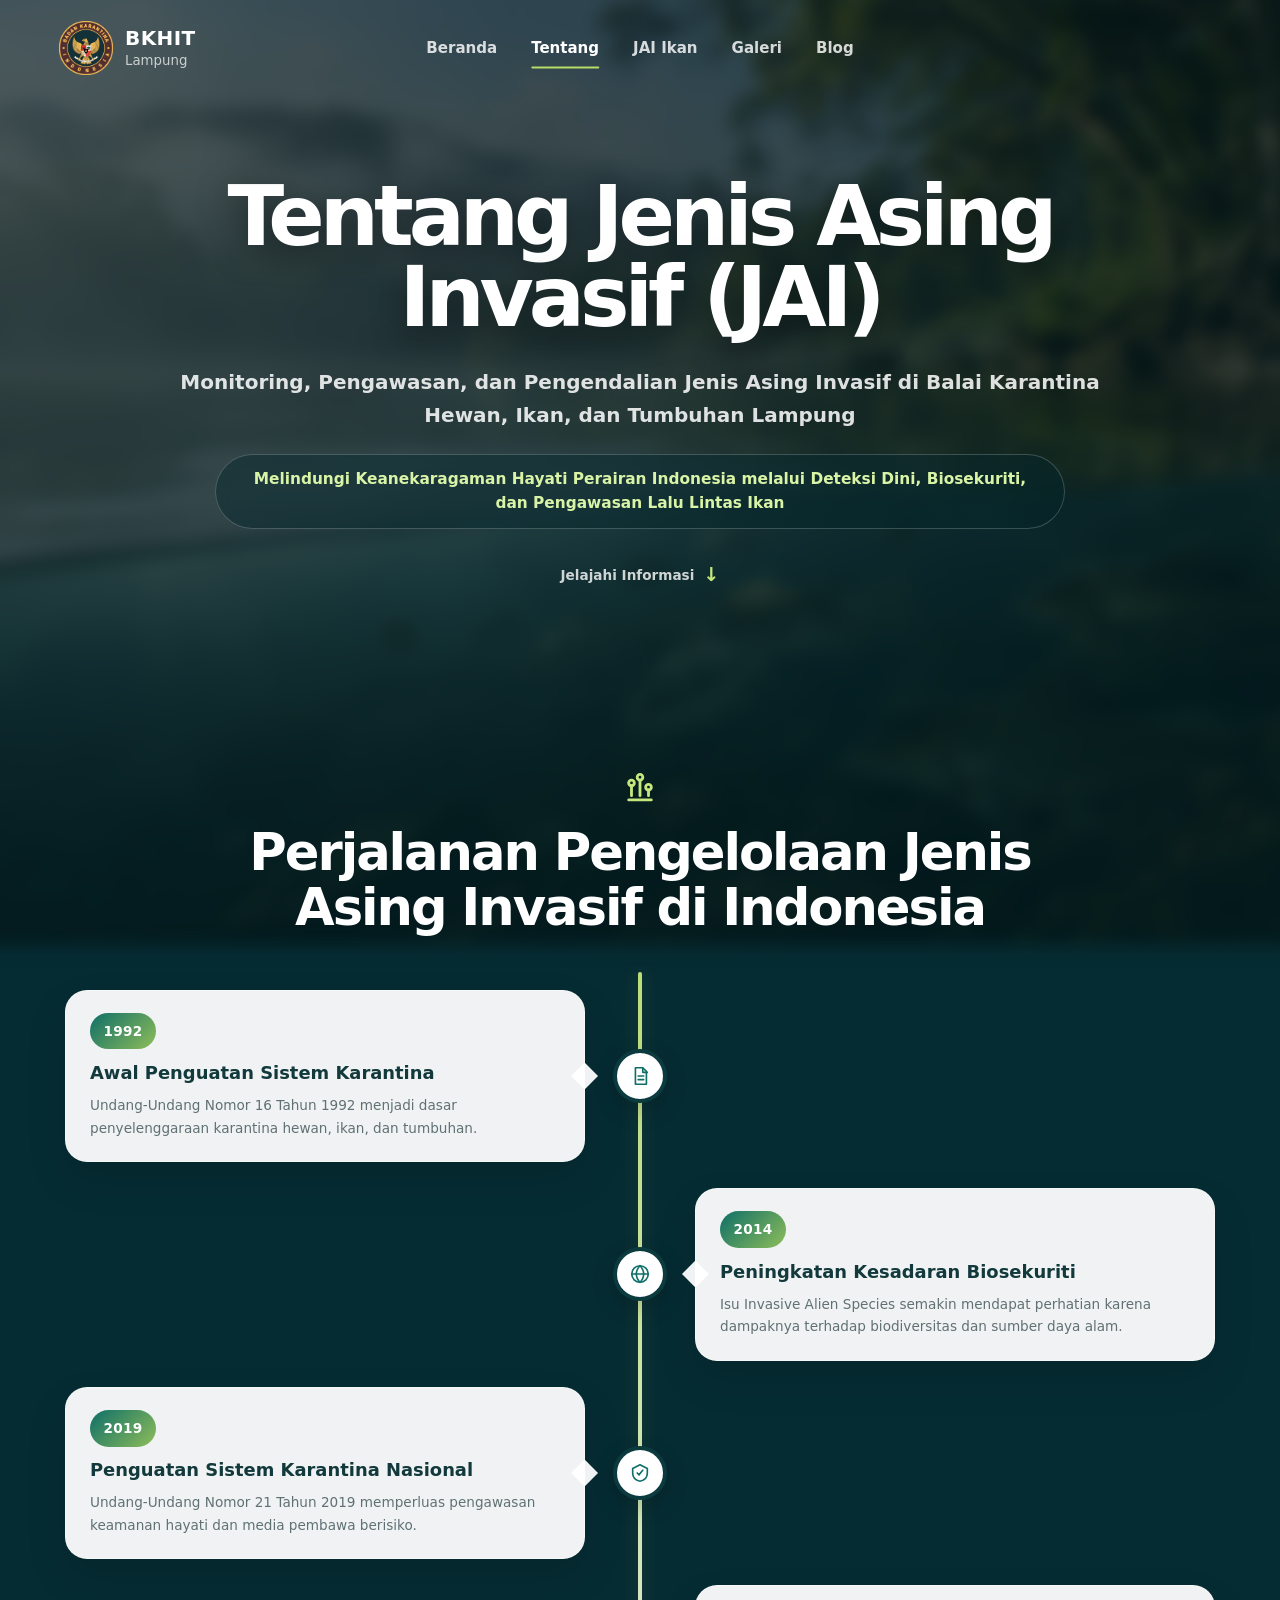
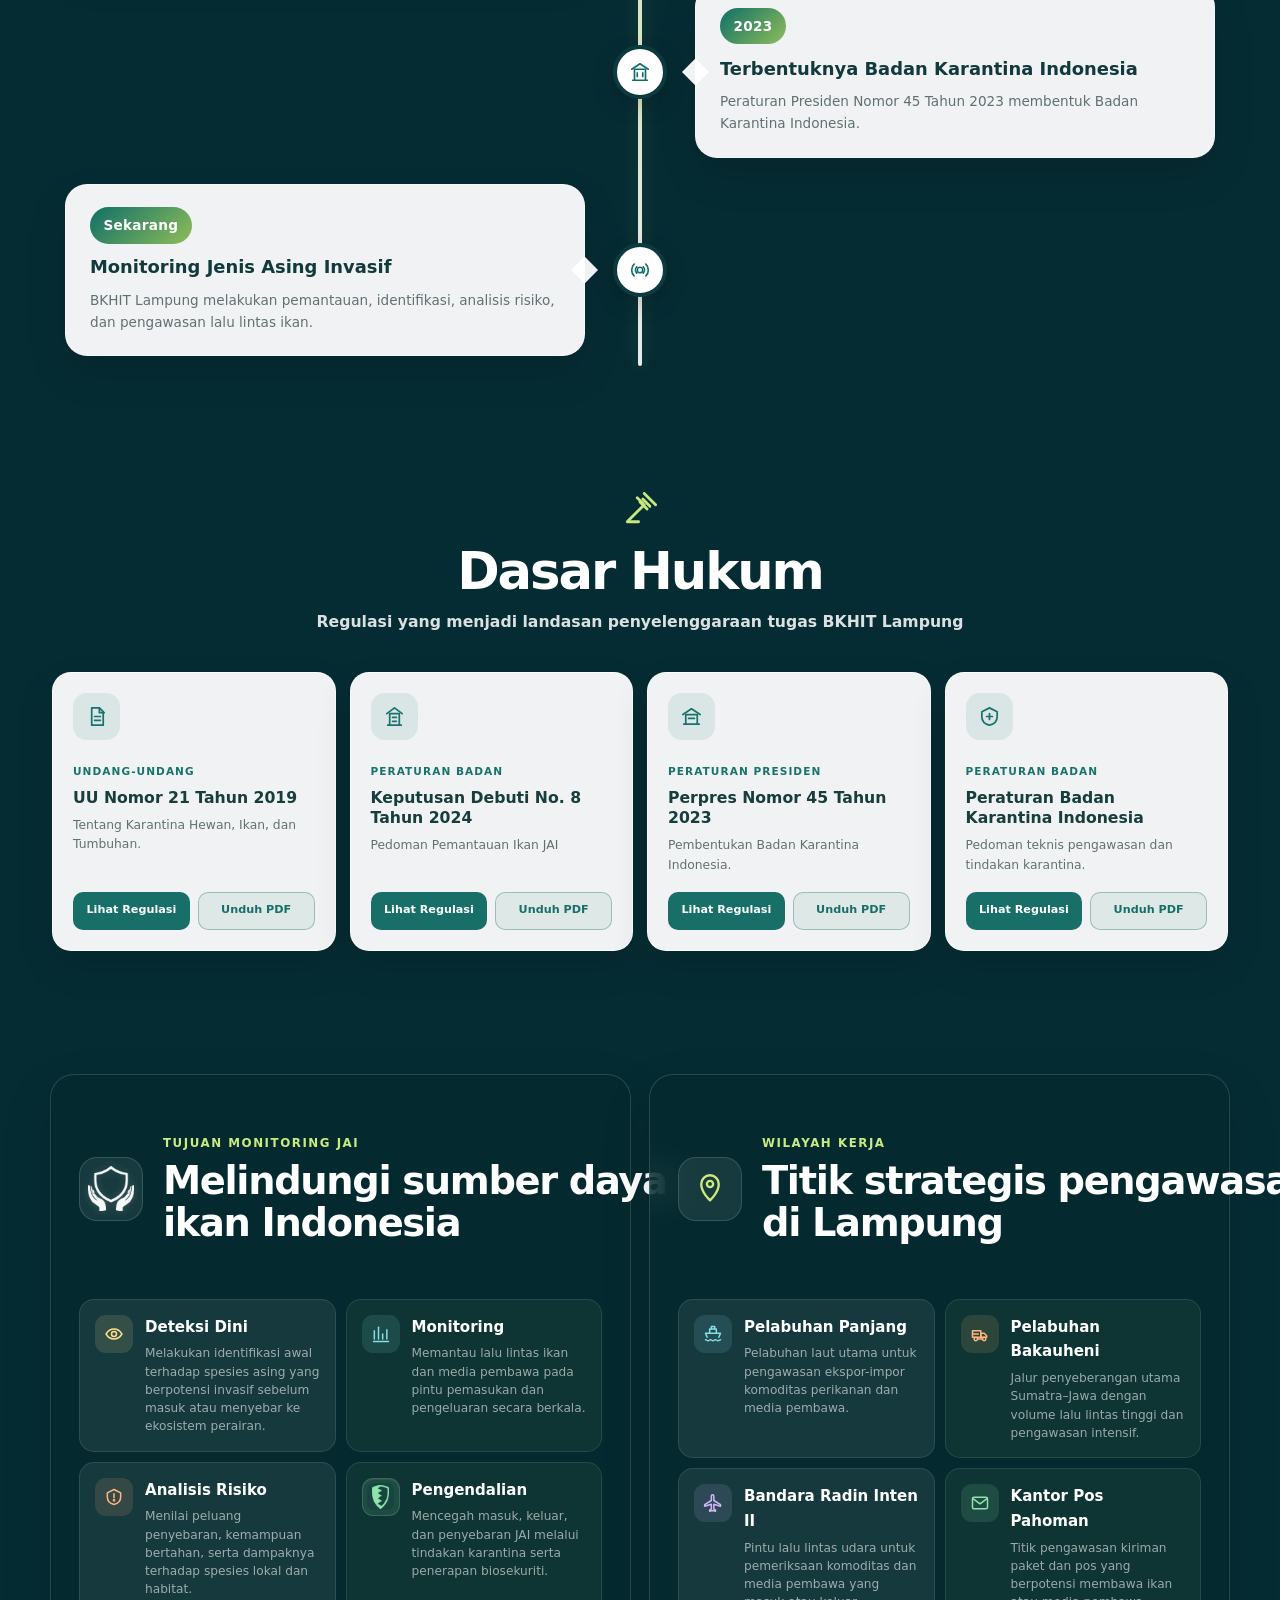
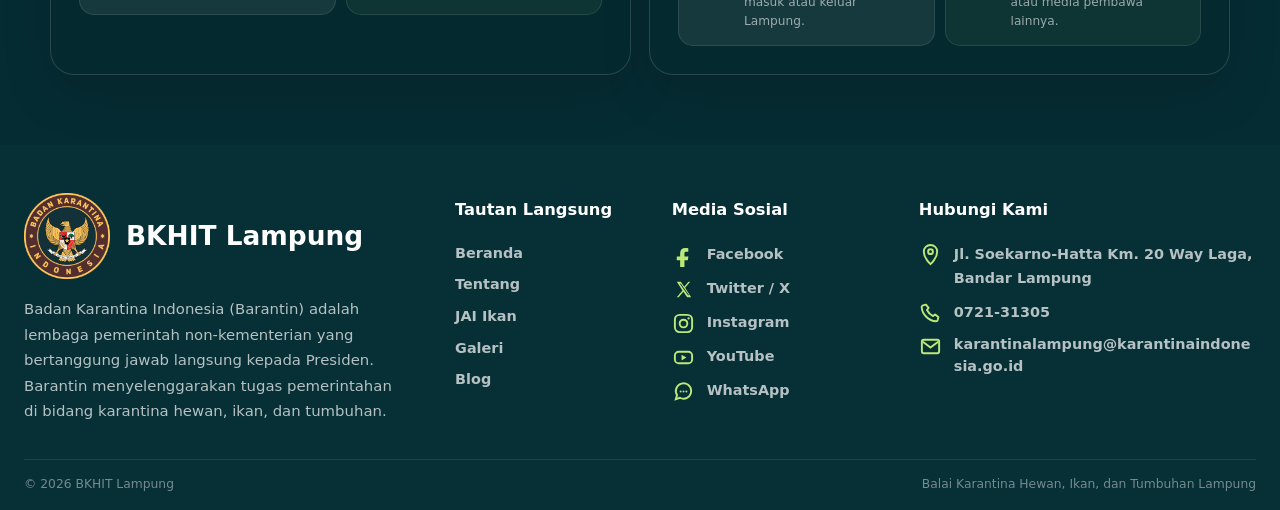
<file: tentang.html>
<!doctype html>
<html lang="id">
<head>
  <meta charset="utf-8">
  <meta name="viewport" content="width=device-width,initial-scale=1">
  <meta name="description" content="Tentang monitoring, dasar hukum, tujuan, dan wilayah kerja pengelolaan JAI">
  <title>IAS Lampung</title>
  <link rel="icon" href="assets/images/logo-bkhit.png" type="image/svg+xml">
  <link rel="stylesheet" href="assets/css/style.css">
</head>
<body data-page="tentang">
<div id="navbar-container"></div>
<main class="about-v2">

  <!-- WALLPAPER TETAP -->
  <div
    class="about-v2__fixed-bg"
    aria-hidden="true"
  ></div>

  <!-- HERO -->
  <section class="about-v2__hero">
    <div class="container about-v2__hero-content reveal">

      <h1>
        Tentang Jenis Asing Invasif (JAI)
      </h1>

      <p class="about-v2__lead">
        Monitoring, Pengawasan, dan Pengendalian Jenis Asing
        Invasif di Balai Karantina Hewan, Ikan, dan Tumbuhan
        Lampung
      </p>

      <p class="about-v2__tagline">
        Melindungi Keanekaragaman Hayati Perairan Indonesia
        melalui Deteksi Dini, Biosekuriti, dan Pengawasan
        Lalu Lintas Ikan
      </p>

      <a
        class="about-v2__scroll-link"
        href="#perjalanan"
      >
        Jelajahi Informasi
        <span aria-hidden="true">↓</span>
      </a>

    </div>
  </section>

  <!-- PERJALANAN -->
  <section
    class="about-v2__section"
    id="perjalanan"
  >
    <div class="container">

      <header class="about-v2__simple-heading reveal">
        <span class="about-v2__simple-heading-icon" aria-hidden="true">
          <svg viewBox="0 0 24 24">
            <path d="M4 19h16"></path>
            <path d="M6 16V9"></path>
            <path d="M12 16V5"></path>
            <path d="M18 16v-4"></path>
            <circle cx="6" cy="7" r="2"></circle>
            <circle cx="12" cy="3" r="2"></circle>
            <circle cx="18" cy="10" r="2"></circle>
          </svg>
        </span>

        <h2>
          Perjalanan Pengelolaan Jenis Asing Invasif di Indonesia
        </h2>
      </header>

      <div class="about-v2__timeline">

        <!-- 1992 -->
        <article class="about-v2__timeline-item theme-lime reveal">
          <div class="about-v2__timeline-node">
            <svg viewBox="0 0 24 24" aria-hidden="true">
              <path d="M7 3h8l4 4v14H7Z"></path>
              <path d="M15 3v5h5"></path>
              <path d="M10 12h6"></path>
              <path d="M10 16h6"></path>
            </svg>
          </div>

          <div class="about-v2__timeline-card">
            <span class="about-v2__year">1992</span>

            <h3>Awal Penguatan Sistem Karantina</h3>

            <p>
              Undang-Undang Nomor 16 Tahun 1992 menjadi dasar
              penyelenggaraan karantina hewan, ikan, dan tumbuhan.
            </p>
          </div>
        </article>

        <!-- 2014 -->
        <article class="about-v2__timeline-item theme-blue reveal">
          <div class="about-v2__timeline-node">
            <svg viewBox="0 0 24 24" aria-hidden="true">
              <circle cx="12" cy="12" r="9"></circle>
              <path d="M3 12h18"></path>
              <path d="M12 3c3 3 4 6 4 9s-1 6-4 9"></path>
              <path d="M12 3c-3 3-4 6-4 9s1 6 4 9"></path>
            </svg>
          </div>

          <div class="about-v2__timeline-card">
            <span class="about-v2__year">2014</span>

            <h3>Peningkatan Kesadaran Biosekuriti</h3>

            <p>
              Isu Invasive Alien Species semakin mendapat perhatian
              karena dampaknya terhadap biodiversitas dan sumber daya alam.
            </p>
          </div>
        </article>

        <!-- 2019 -->
        <article class="about-v2__timeline-item theme-white reveal">
          <div class="about-v2__timeline-node">
            <svg viewBox="0 0 24 24" aria-hidden="true">
              <path d="M12 3 20 7v5c0 5-3.4 8-8 9-4.6-1-8-4-8-9V7Z"></path>
              <path d="m9 12 2 2 4-5"></path>
            </svg>
          </div>

          <div class="about-v2__timeline-card">
            <span class="about-v2__year">2019</span>

            <h3>Penguatan Sistem Karantina Nasional</h3>

            <p>
              Undang-Undang Nomor 21 Tahun 2019 memperluas pengawasan
              keamanan hayati dan media pembawa berisiko.
            </p>
          </div>
        </article>

        <!-- 2023 -->
        <article class="about-v2__timeline-item theme-orange reveal">
          <div class="about-v2__timeline-node">
            <svg viewBox="0 0 24 24" aria-hidden="true">
              <path d="M4 21h16"></path>
              <path d="M6 21V9h12v12"></path>
              <path d="M3 9 12 3l9 6"></path>
              <path d="M9 13v4"></path>
              <path d="M15 13v4"></path>
            </svg>
          </div>

          <div class="about-v2__timeline-card">
            <span class="about-v2__year">2023</span>

            <h3>Terbentuknya Badan Karantina Indonesia</h3>

            <p>
              Peraturan Presiden Nomor 45 Tahun 2023 membentuk
              Badan Karantina Indonesia.
            </p>
          </div>
        </article>

        <!-- SEKARANG -->
        <article class="about-v2__timeline-item theme-green reveal">
          <div class="about-v2__timeline-node">
            <svg viewBox="0 0 24 24" aria-hidden="true">
              <circle cx="12" cy="12" r="3"></circle>
              <path d="M5.6 5.6a9 9 0 0 0 0 12.8"></path>
              <path d="M18.4 5.6a9 9 0 0 1 0 12.8"></path>
              <path d="M8.5 8.5a5 5 0 0 0 0 7"></path>
              <path d="M15.5 8.5a5 5 0 0 1 0 7"></path>
            </svg>
          </div>

          <div class="about-v2__timeline-card">
            <span class="about-v2__year">Sekarang</span>

            <h3>Monitoring Jenis Asing Invasif</h3>

            <p>
              BKHIT Lampung melakukan pemantauan, identifikasi,
              analisis risiko, dan pengawasan lalu lintas ikan.
            </p>
          </div>
        </article>

      </div>
    </div>
  </section>

  <!-- DASAR HUKUM -->
  <section
    class="about-v2__section"
    id="regulasi"
  >
    <div class="container">

      <header class="about-v2__simple-heading reveal">
        <span class="about-v2__simple-heading-icon" aria-hidden="true">
          <svg viewBox="0 0 24 24">
            <path d="m14 5 5 5"></path>
            <path d="m12 7 5 5"></path>
            <path d="M4 20 15 9"></path>
            <path d="m10 4 4 4"></path>
            <path d="m15 1 8 8"></path>
            <path d="M3 21h8"></path>
          </svg>
        </span>

        <h2>Dasar Hukum</h2>

        <p>
          Regulasi yang menjadi landasan penyelenggaraan tugas BKHIT Lampung
        </p>
      </header>

      <div class="about-v2__law-grid">

        <!-- UU 21/2019 -->
        <article class="about-v2__law-card law-white reveal">
          <span class="about-v2__law-icon">
            <svg viewBox="0 0 24 24" aria-hidden="true">
              <path d="M7 3h8l4 4v14H7Z"></path>
              <path d="M15 3v5h5"></path>
              <path d="M10 12h6"></path>
              <path d="M10 16h6"></path>
            </svg>
          </span>

          <div>
            <span class="about-v2__law-label">Undang-Undang</span>
            <h3>UU Nomor 21 Tahun 2019</h3>
            <p>Tentang Karantina Hewan, Ikan, dan Tumbuhan.</p>
          </div>

          <div class="about-v2__pdf-actions">
            <a
              class="about-v2__pdf-button about-v2__pdf-button--open"
              href="assets/pdf/uu-21-2019.pdf"
              target="_blank"
              rel="noopener noreferrer"
            >
              Lihat Regulasi
            </a>

            <a
              class="about-v2__pdf-button about-v2__pdf-button--download"
              href="assets/pdf/uu-21-2019.pdf"
              download
            >
              Unduh PDF
            </a>
          </div>
        </article>

        <!-- PP 29/2023 -->
        <article class="about-v2__law-card law-blue reveal">
          <span class="about-v2__law-icon">
            <svg viewBox="0 0 24 24" aria-hidden="true">
              <path d="M5 21h14"></path>
              <path d="M7 21V9h10v12"></path>
              <path d="M4 9 12 3l8 6"></path>
              <path d="M10 13h4"></path>
              <path d="M10 17h4"></path>
            </svg>
          </span>

          <div>
            <span class="about-v2__law-label">Peraturan Badan</span>
            <h3>Keputusan Debuti No. 8 Tahun 2024</h3>
            <p>Pedoman Pemantauan Ikan JAI</p>
          </div>

          <div class="about-v2__pdf-actions">
            <a
              class="about-v2__pdf-button about-v2__pdf-button--open"
              href="assets/pdf/pp-29-2023.pdf"
              target="_blank"
              rel="noopener noreferrer"
            >
              Lihat Regulasi
            </a>

            <a
              class="about-v2__pdf-button about-v2__pdf-button--download"
              href="assets/pdf/pp-29-2023.pdf"
              download
            >
              Unduh PDF
            </a>
          </div>
        </article>

        <!-- PERPRES -->
        <article class="about-v2__law-card law-orange reveal">
          <span class="about-v2__law-icon">
            <svg viewBox="0 0 24 24" aria-hidden="true">
              <path d="M4 20h16"></path>
              <path d="M6 20V10h12v10"></path>
              <path d="M3 10 12 4l9 6"></path>
              <path d="M9 14h6"></path>
            </svg>
          </span>

          <div>
            <span class="about-v2__law-label">Peraturan Presiden</span>
            <h3>Perpres Nomor 45 Tahun 2023</h3>
            <p>Pembentukan Badan Karantina Indonesia.</p>
          </div>

          <div class="about-v2__pdf-actions">
            <a
              class="about-v2__pdf-button about-v2__pdf-button--open"
              href="assets/pdf/perpres-45-2023.pdf"
              target="_blank"
              rel="noopener noreferrer"
            >
              Lihat Regulasi
            </a>

            <a
              class="about-v2__pdf-button about-v2__pdf-button--download"
              href="assets/pdf/perpres-45-2023.pdf"
              download
            >
              Unduh PDF
            </a>
          </div>
        </article>

        <!-- PERBARANTIN -->
        <article class="about-v2__law-card law-green reveal">
          <span class="about-v2__law-icon">
            <svg viewBox="0 0 24 24" aria-hidden="true">
              <path d="M12 3 20 7v5c0 5-3.4 8-8 9-4.6-1-8-4-8-9V7Z"></path>
              <path d="M9 12h6"></path>
              <path d="M12 9v6"></path>
            </svg>
          </span>

          <div>
            <span class="about-v2__law-label">Peraturan Badan</span>
            <h3>Peraturan Badan Karantina Indonesia</h3>
            <p>Pedoman teknis pengawasan dan tindakan karantina.</p>
          </div>

          <div class="about-v2__pdf-actions">
            <a
              class="about-v2__pdf-button about-v2__pdf-button--open"
              href="assets/pdf/peraturan-barin.pdf"
              target="_blank"
              rel="noopener noreferrer"
            >
              Lihat Regulasi
            </a>

            <a
              class="about-v2__pdf-button about-v2__pdf-button--download"
              href="assets/pdf/peraturan-barin.pdf"
              download
            >
              Unduh PDF
            </a>
          </div>
        </article>
      </div>
    </div>
  </section>

  <!-- TUJUAN + WILAYAH -->
  <section class="about-v2__section about-v2__section--last">
    <div class="container about-v2__dual-grid">

      <!-- TUJUAN -->
      <article
        class="about-v2__panel reveal"
        id="tujuan"
      >
        <header class="about-v2__panel-banner">
          <span
            class="about-v2__panel-banner-icon
                  about-v2__panel-banner-icon--image"
          >
            <img
              src="assets/images/icons/perlindungan-sumber-daya.png"
              alt="Perlindungan sumber daya ikan Indonesia"
            >
          </span>

          <div>
            <span>Tujuan Monitoring JAI</span>
            <h2 class="about-v2__panel-title">
              <span>Melindungi sumber daya</span>
              <span>ikan Indonesia</span>
            </h2>
          </div>
        </header>

        <div class="about-v2__mini-grid">

          <div class="about-v2__mini-card">
            <span class="about-v2__mini-icon icon-yellow">
              <svg viewBox="0 0 24 24" aria-hidden="true">
                <circle cx="12" cy="12" r="3"></circle>
                <path d="M2.5 12s3.5-6 9.5-6 9.5 6 9.5 6-3.5 6-9.5 6-9.5-6-9.5-6Z"></path>
              </svg>
            </span>

            <div>
              <h3>Deteksi Dini</h3>
              <p>
                Melakukan identifikasi awal terhadap spesies asing
                yang berpotensi invasif sebelum masuk atau menyebar
                ke ekosistem perairan.
              </p>
            </div>
          </div>

          <div class="about-v2__mini-card">
            <span class="about-v2__mini-icon icon-blue">
              <svg viewBox="0 0 24 24" aria-hidden="true">
                <path d="M4 18V8"></path>
                <path d="M9 18V4"></path>
                <path d="M14 18v-6"></path>
                <path d="M19 18V7"></path>
                <path d="M3 21h18"></path>
              </svg>
            </span>

            <div>
              <h3>Monitoring</h3>
              <p>
                Memantau lalu lintas ikan dan media pembawa pada
                pintu pemasukan dan pengeluaran secara berkala.
              </p>
            </div>
          </div>

          <div class="about-v2__mini-card">
            <span class="about-v2__mini-icon icon-orange">
              <svg viewBox="0 0 24 24" aria-hidden="true">
                <path d="M12 3 20 7v5c0 5-3.4 8-8 9-4.6-1-8-4-8-9V7Z"></path>
                <path d="M12 8v5"></path>
                <circle cx="12" cy="16" r="0.7"></circle>
              </svg>
            </span>

            <div>
              <h3>Analisis Risiko</h3>
              <p>
                Menilai peluang penyebaran, kemampuan bertahan,
                serta dampaknya terhadap spesies lokal dan habitat.
              </p>
            </div>
          </div>

          <div class="about-v2__mini-card about-v2__mini-card--pengendalian">
            <span
              class="about-v2__mini-icon about-v2__mini-icon--pengendalian"
              aria-hidden="true"
            >
              <span class="about-v2__mini-icon-inner">
                <img
                  src="assets/images/icons/pengendalian.png"
                  alt=""
                  width="256"
                  height="256"
                >
              </span>
            </span>

            <div>
              <h3>Pengendalian</h3>
              <p>
                Mencegah masuk, keluar, dan penyebaran JAI melalui
                tindakan karantina serta penerapan biosekuriti.
              </p>
            </div>
          </div>

        </div>
      </article>

      <!-- WILAYAH -->
      <article
        class="about-v2__panel reveal"
        id="wilayah"
      >
        <header class="about-v2__panel-banner">
          <span class="about-v2__panel-banner-icon">
            <svg viewBox="0 0 24 24" aria-hidden="true">
              <path d="M12 21s7-6.1 7-13a7 7 0 1 0-14 0c0 6.9 7 13 7 13Z"></path>
              <circle cx="12" cy="8" r="2.5"></circle>
            </svg>
          </span>

          <div>
            <span>Wilayah Kerja</span>

            <h2 class="about-v2__panel-title about-v2__panel-title--wilayah">
              <span>Titik strategis pengawasan</span>
              <span>di Lampung</span>
            </h2>
          </div>
        </header>

        <div class="about-v2__mini-grid">

          <div class="about-v2__mini-card">
            <span class="about-v2__location-icon icon-blue">
              <svg viewBox="0 0 24 24" aria-hidden="true">
                <path d="M5 16 3 11h18l-2 5"></path>
                <path d="M8 11V6h8v5"></path>
                <path d="M10 6V3h4v3"></path>
                <path d="M3 19c1.5 0 1.5 1 3 1s1.5-1 3-1 1.5 1 3 1 1.5-1 3-1 1.5 1 3 1 1.5-1 3-1"></path>
              </svg>
            </span>

            <div>
              <h3>Pelabuhan Panjang</h3>
              <p>
                Pelabuhan laut utama untuk pengawasan ekspor-impor
                komoditas perikanan dan media pembawa.
              </p>
            </div>
          </div>

          <div class="about-v2__mini-card">
            <span class="about-v2__location-icon icon-orange">
              <svg viewBox="0 0 24 24" aria-hidden="true">
                <path d="M3 8h10v8H3Z"></path>
                <path d="M13 11h4l3 3v2h-7Z"></path>
                <path d="M3 12h7"></path>
                <circle cx="7" cy="18" r="2"></circle>
                <circle cx="17" cy="18" r="2"></circle>
                <path d="M9 18h6"></path>
              </svg>
            </span>

            <div>
              <h3>Pelabuhan Bakauheni</h3>
              <p>
                Jalur penyeberangan utama Sumatra–Jawa dengan
                volume lalu lintas tinggi dan pengawasan intensif.
              </p>
            </div>
          </div>

          <div class="about-v2__mini-card">
            <span class="about-v2__location-icon icon-purple">
              <svg viewBox="0 0 24 24" aria-hidden="true">
                <path d="M21 16v-2l-8-5V3.5a1.5 1.5 0 0 0-3 0V9l-8 5v2l8-2.5V19l-2 1.5V22l3.5-1 3.5 1v-1.5L13 19v-5.5Z"></path>
              </svg>
            </span>

            <div>
              <h3>Bandara Radin Inten II</h3>
              <p>
                Pintu lalu lintas udara untuk pemeriksaan komoditas
                dan media pembawa yang masuk atau keluar Lampung.
              </p>
            </div>
          </div>

          <div class="about-v2__mini-card">
            <span class="about-v2__location-icon icon-green">
              <svg viewBox="0 0 24 24" aria-hidden="true">
                <rect x="3" y="5" width="18" height="14" rx="2"></rect>
                <path d="m4 7 8 6 8-6"></path>
              </svg>
            </span>

            <div>
              <h3>Kantor Pos Pahoman</h3>
              <p>
                Titik pengawasan kiriman paket dan pos yang berpotensi
                membawa ikan atau media pembawa lainnya.
              </p>
            </div>
          </div>

        </div>
      </article>
    </div>
  </section>
</main>

<div id="footer-container"></div>

<script src="assets/js/components.js"></script>
<script src="assets/js/script.js"></script>
</body>
</html>
</file>
<file: assets/css/style.css>
:root{--ink:#102a2a;--muted:#617172;--deep:#063b42;--deep2:#092f36;--green:#18756c;--green2:#5ca66b;--lime:#9dcc43;--aqua:#80d2ca;--cream:#f6f8f1;--soft:#eaf3ec;--white:#fff;--line:rgba(16,42,42,.14);--shadow:0 24px 60px rgba(3,43,50,.14);--radius:24px;--container:1180px}
*{box-sizing:border-box}html{scroll-behavior:smooth}body{margin:0;color:var(--ink);font-family:Inter,ui-sans-serif,system-ui,-apple-system,"Segoe UI",Arial,sans-serif;background:#fff;line-height:1.65}body.nav-open{overflow:hidden}img{display:block;max-width:100%}a{color:inherit;text-decoration:none}button,input{font:inherit}.container{width:min(calc(100% - 40px),var(--container));margin-inline:auto}.narrow{max-width:950px}.reading-width{max-width:900px}.section{padding:110px 0}.section-soft{background:var(--soft)}.section-deep{background:var(--deep);color:#fff}.sr-only{position:absolute;width:1px;height:1px;padding:0;margin:-1px;overflow:hidden;clip:rect(0,0,0,0);white-space:nowrap;border:0}.site-header{position:sticky;top:0;z-index:100;background:rgba(5,50,56,.96);color:#fff;backdrop-filter:blur(14px);box-shadow:0 5px 25px rgba(0,0,0,.08)}.nav-wrap{min-height:82px;display:flex;align-items:center;justify-content:space-between}.brand{display:flex;align-items:center;gap:12px}.brand img{width:52px;height:52px}.brand span{display:flex;flex-direction:column;line-height:1.05}.brand strong{font-size:1.25rem;letter-spacing:.02em}.brand small{margin-top:5px;color:#bce8da}.main-nav{display:flex;align-items:center;gap:28px}.nav-link{position:relative;padding:27px 0 24px;font-weight:700;color:rgba(255,255,255,.82)}.nav-link:after{content:"";position:absolute;left:0;right:0;bottom:17px;height:2px;background:var(--lime);transform:scaleX(0);transition:.25s}.nav-link:hover,.nav-link.active{color:#fff}.nav-link:hover:after,.nav-link.active:after{transform:scaleX(1)}.nav-toggle{display:none;width:44px;height:44px;border:0;background:transparent}.nav-toggle span{display:block;width:26px;height:2px;margin:6px auto;background:#fff;transition:.25s}
.hero{position:relative;overflow:hidden}.hero-home{min-height:calc(100vh - 82px);display:flex;align-items:center;color:#fff;background:linear-gradient(90deg,rgba(2,35,43,.9),rgba(2,35,43,.3)),url('../images/hero-aquatic.svg') center/cover}.hero-grid{display:grid;grid-template-columns:1.25fr .65fr;align-items:center;gap:80px;padding:105px 0}.eyebrow,.section-kicker{margin:0 0 14px;color:var(--lime);font-size:.78rem;font-weight:900;letter-spacing:.16em;text-transform:uppercase}.hero h1,.page-hero h1{margin:0;font-size:clamp(3.25rem,6.7vw,6.5rem);line-height:.98;letter-spacing:-.065em}.hero h1 span{display:block;color:#b8e9d6}.lead{max-width:720px;margin:28px 0 0;color:rgba(255,255,255,.82);font-size:1.12rem}.hero-actions{display:flex;gap:14px;margin-top:34px}.btn{display:inline-flex;min-height:50px;align-items:center;justify-content:center;border:1px solid transparent;border-radius:999px;padding:0 24px;font-weight:800;cursor:pointer;transition:.25s}.btn:hover{transform:translateY(-3px)}.btn-primary{background:linear-gradient(90deg,var(--green2),var(--lime));color:#082e30}.btn-ghost{border-color:rgba(255,255,255,.42);color:#fff;background:rgba(255,255,255,.06)}.btn-light{background:#fff;color:var(--deep)}.species-search{display:grid;grid-template-columns:1fr auto;max-width:650px;margin-top:28px;padding:6px;border-radius:999px;background:#fff;box-shadow:var(--shadow)}.species-search input{min-width:0;border:0;outline:0;padding:0 18px;background:transparent}.species-search button{border:0;border-radius:999px;padding:12px 22px;background:var(--lime);font-weight:900;color:#123d38;cursor:pointer}.hero-panel{align-self:end;border:1px solid rgba(255,255,255,.22);border-radius:var(--radius);padding:32px;background:rgba(3,48,56,.57);backdrop-filter:blur(12px)}.panel-label{display:inline-flex;border-radius:999px;padding:7px 12px;background:rgba(157,204,67,.18);color:#d8f3a0;font-size:.75rem;font-weight:900;letter-spacing:.12em;text-transform:uppercase}.hero-panel h2{margin:42px 0 12px;font-size:2rem;line-height:1.14}.hero-panel p{color:rgba(255,255,255,.7)}.hero-panel a{font-weight:800;color:#c9f28c}.hero-bubbles i{position:absolute;border:1px solid rgba(255,255,255,.3);border-radius:50%;animation:float 8s ease-in-out infinite}.hero-bubbles i:nth-child(1){width:20px;height:20px;left:6%;bottom:10%}.hero-bubbles i:nth-child(2){width:38px;height:38px;left:78%;bottom:15%;animation-delay:-2s}.hero-bubbles i:nth-child(3){width:13px;height:13px;left:88%;bottom:35%;animation-delay:-4s}.hero-bubbles i:nth-child(4){width:28px;height:28px;left:45%;bottom:6%;animation-delay:-6s}@keyframes float{50%{transform:translateY(-55px);opacity:.35}}
.stats-strip{background:#052f36;color:#fff}.stats-grid{display:grid;grid-template-columns:repeat(4,1fr)}.stats-grid>div{padding:34px;border-right:1px solid rgba(255,255,255,.13)}.stats-grid>div:first-child{border-left:1px solid rgba(255,255,255,.13)}.stats-grid strong{display:block;color:#bce879;font-size:2.1rem}.stats-grid span{color:rgba(255,255,255,.68);font-size:.9rem}.split{display:grid;grid-template-columns:1fr 1fr;gap:90px;align-items:start}.intro-split h2,.section-head h2,.split h2{margin:0;font-size:clamp(2.3rem,4.6vw,4.25rem);line-height:1.04;letter-spacing:-.05em}.split p,.section-head>p{color:var(--muted);font-size:1.03rem}.text-link{display:inline-flex;margin-top:16px;border:0;background:none;padding:0;color:var(--green);font-weight:900;cursor:pointer}.section-head{display:grid;grid-template-columns:1fr .65fr;gap:70px;align-items:end;margin-bottom:46px}.section-deep .section-head>p{color:rgba(255,255,255,.68)}.light{color:#c9ef8a}.feature-grid{display:grid;grid-template-columns:repeat(4,1fr);gap:18px}.feature-card{min-height:330px;display:flex;flex-direction:column;border:1px solid var(--line);border-radius:var(--radius);padding:28px;background:#fff;transition:.28s}.feature-card:hover{transform:translateY(-7px);box-shadow:var(--shadow)}.feature-card>span{width:48px;height:48px;display:grid;place-items:center;border-radius:50%;background:#e4f2de;color:var(--green);font-weight:900}.feature-card h3{margin:64px 0 12px;font-size:1.45rem}.feature-card p{margin:0;color:var(--muted)}.feature-card b{margin-top:auto;color:var(--green)}.species-mini-grid{display:grid;grid-template-columns:repeat(4,1fr);gap:18px}.species-mini{border-radius:var(--radius);padding:25px;background:linear-gradient(145deg,#f5fbf8,#e1f0e6);border:1px solid rgba(20,90,80,.12)}.fish-icon{font-size:2.2rem}.species-mini h3{margin:35px 0 3px}.species-mini p{margin:0;color:var(--muted)}.cta-band{padding:75px 0;background:linear-gradient(110deg,#07545b,#0c766d);color:#fff}.cta-band .container{display:flex;justify-content:space-between;align-items:center;gap:50px}.cta-band h2{max-width:820px;margin:0;font-size:clamp(2rem,4vw,3.7rem);line-height:1.08;letter-spacing:-.04em}
.page-hero{min-height:540px;display:flex;align-items:center;text-align:center;color:#fff;background-position:center;background-size:cover}.page-hero .container{padding:85px 0}.page-hero h1{font-size:clamp(3rem,6vw,5.7rem)}.page-hero p{max-width:900px;margin:22px auto 0;color:rgba(255,255,255,.8);font-size:1.12rem}.hero-note{display:inline-block;max-width:880px;margin-top:30px;border:1px solid rgba(255,255,255,.26);border-radius:999px;padding:12px 20px;background:rgba(1,42,48,.4);color:#eafaf2;font-weight:700}.about-hero{background:linear-gradient(rgba(4,48,51,.72),rgba(4,48,51,.8)),url('../images/about-water.svg') center/cover}.jai-hero{background:linear-gradient(rgba(2,43,49,.55),rgba(2,43,49,.7)),url('../images/jai-hero.svg') center/cover}.gallery-hero{background:linear-gradient(rgba(3,48,53,.64),rgba(3,48,53,.75)),url('../images/hero-aquatic.svg') center 65%/cover}.blog-hero{background:linear-gradient(rgba(3,48,53,.68),rgba(3,48,53,.78)),url('../images/about-water.svg') center/cover}.timeline{position:relative;max-width:950px;margin:0 auto}.timeline:before{content:"";position:absolute;left:116px;top:0;bottom:0;width:2px;background:linear-gradient(var(--green),var(--lime))}.timeline-item{position:relative;display:grid;grid-template-columns:100px 1fr;gap:44px;padding:0 0 55px}.timeline-item:before{content:"";position:absolute;left:109px;top:15px;width:16px;height:16px;border:4px solid #fff;border-radius:50%;background:var(--green);box-shadow:0 0 0 2px var(--green)}.timeline-year{font-size:1.25rem;font-weight:900;color:var(--green)}.timeline-year.now{font-size:.95rem}.timeline-item h3{margin:0 0 8px;font-size:1.45rem}.timeline-item p{margin:0;color:var(--muted)}.regulation-grid{display:grid;grid-template-columns:repeat(3,1fr);gap:18px}.reg-card{min-height:340px;display:flex;flex-direction:column;border:1px solid rgba(255,255,255,.14);border-radius:var(--radius);padding:28px;background:rgba(255,255,255,.06)}.reg-card>span{color:#c9ed89;font-weight:900}.reg-card h3{margin:42px 0 10px;font-size:1.35rem}.reg-card p{margin:0;color:rgba(255,255,255,.66)}.pdf-link{margin-top:auto;padding-top:20px;color:#d7f59f;font-weight:900}.pdf-link.is-placeholder:after{content:" · unggah PDF";color:rgba(255,255,255,.4);font-size:.78rem}.pdf-dropzone{margin-top:24px;display:flex;justify-content:space-between;align-items:center;border:2px dashed rgba(255,255,255,.28);border-radius:var(--radius);padding:28px;background:rgba(255,255,255,.04)}.pdf-dropzone p{margin:5px 0 0;color:rgba(255,255,255,.62)}.pdf-dropzone>span{font-size:2rem;font-weight:900;color:#c9ed89}.objective-grid,.location-grid{display:grid;grid-template-columns:repeat(4,1fr);gap:18px}.objective-card,.location-card{border:1px solid var(--line);border-radius:var(--radius);padding:28px;background:#fff}.objective-card b{color:var(--green)}.objective-card h3,.location-card h3{margin:52px 0 10px}.objective-card p,.location-card p{margin:0;color:var(--muted)}.location-card>span{font-size:2rem}
.reading-width p{font-size:1.1rem;color:#405657}.reading-width .dropcap:first-letter{float:left;margin:5px 10px 0 0;color:var(--green);font-size:4rem;font-weight:900;line-height:.72}.table-wrap{overflow:auto;border-radius:var(--radius);box-shadow:var(--shadow)}table{width:100%;border-collapse:collapse;background:#fff}th,td{padding:22px;text-align:left;border-bottom:1px solid var(--line);vertical-align:top}th{background:#0a5d61;color:#fff}tbody tr:hover{background:#f4f8f3}.center-note{max-width:840px;margin:28px auto 0;text-align:center;color:var(--muted)}.number-list{max-width:950px}.number-item{display:grid;grid-template-columns:80px 1fr;gap:28px;padding:28px 0;border-bottom:1px solid var(--line)}.number-item>span{width:60px;height:60px;display:grid;place-items:center;border-radius:50%;background:var(--soft);color:var(--green);font-size:1.25rem;font-weight:900}.number-item h3{margin:0 0 7px}.number-item p{margin:0;color:var(--muted)}.category-grid{display:grid;grid-template-columns:repeat(3,1fr);gap:18px}.category-card{min-height:380px;display:flex;flex-direction:column;border:1px solid rgba(255,255,255,.14);border-radius:var(--radius);padding:30px;background:rgba(255,255,255,.07);transition:.28s}.category-card:hover{transform:translateY(-7px);background:rgba(255,255,255,.1)}.category-card>span{font-size:2.2rem}.category-card h3{margin:75px 0 12px;font-size:1.5rem}.category-card p{color:rgba(255,255,255,.68)}.category-card b{margin-top:auto;color:#d2f294}.filter-box{display:flex;flex-direction:column;gap:7px}.filter-box label{font-size:.8rem;font-weight:900;text-transform:uppercase;letter-spacing:.1em;color:var(--green)}.filter-box input{min-width:290px;border:1px solid var(--line);border-radius:999px;padding:13px 18px;outline:none}.filter-box input:focus{border-color:var(--green);box-shadow:0 0 0 4px rgba(24,117,108,.12)}.species-grid{display:grid;grid-template-columns:repeat(3,1fr);gap:18px}.species-card{overflow:hidden;border:1px solid var(--line);border-radius:var(--radius);background:#fff;box-shadow:0 12px 40px rgba(4,45,51,.07)}.species-art{height:190px;display:grid;place-items:center;font-size:5.4rem}.fish-a{background:linear-gradient(145deg,#b9d9cc,#5c8e7a)}.fish-b{background:linear-gradient(145deg,#d7bc7c,#806a42)}.fish-c{background:linear-gradient(145deg,#91c8d4,#347f8d)}.fish-d{background:linear-gradient(145deg,#ec9b6f,#a24231)}.fish-e{background:linear-gradient(145deg,#c6d99a,#719452)}.fish-f{background:linear-gradient(145deg,#b4cadc,#607d91)}.species-card>div:last-child{padding:24px}.species-card span{display:inline-block;border-radius:999px;padding:5px 9px;background:var(--soft);color:var(--green);font-size:.72rem;font-weight:900;text-transform:uppercase}.species-card h3{margin:14px 0 2px}.species-card p{margin:6px 0;color:var(--muted)}.no-results{text-align:center;padding:30px;color:var(--muted)}
.gallery-grid{display:grid;grid-template-columns:repeat(2,1fr);gap:24px}.gallery-card{overflow:hidden;border:1px solid var(--line);border-radius:var(--radius);background:#fff;box-shadow:0 14px 42px rgba(4,50,55,.08)}.gallery-card button{position:relative;width:100%;border:0;padding:0;background:#ddd;cursor:pointer}.gallery-card button img{width:100%;aspect-ratio:3/2;object-fit:cover}.gallery-card button span{position:absolute;right:18px;bottom:18px;border-radius:999px;padding:9px 14px;background:#fff;color:var(--deep);font-weight:900;box-shadow:0 8px 30px rgba(0,0,0,.18)}.gallery-card>div{padding:24px}.gallery-card h3{margin:0 0 8px}.gallery-card p{margin:0;color:var(--muted)}.lightbox{position:fixed;z-index:999;inset:0;display:grid;place-items:center;padding:30px;background:rgba(1,20,24,.88);backdrop-filter:blur(8px)}.lightbox[hidden]{display:none}.lightbox img{max-width:min(1000px,90vw);max-height:78vh;border-radius:20px;box-shadow:0 25px 80px rgba(0,0,0,.45)}.lightbox button{position:absolute;top:24px;right:30px;border:0;background:transparent;color:#fff;font-size:3rem;cursor:pointer}.lightbox p{position:absolute;bottom:20px;color:#fff;font-weight:800}.blog-grid{display:grid;grid-template-columns:repeat(3,1fr);gap:22px}.blog-card{overflow:hidden;border-radius:var(--radius);background:#fff;box-shadow:var(--shadow)}.blog-cover{height:220px;display:flex;align-items:flex-end;padding:22px;background-position:center;background-size:cover}.cover-1{background:linear-gradient(145deg,rgba(2,64,70,.2),rgba(2,36,43,.75)),url('../images/jai-hero.svg') center/cover}.cover-2{background:linear-gradient(145deg,rgba(2,64,70,.2),rgba(2,36,43,.75)),url('../images/hero-aquatic.svg') center/cover}.cover-3{background:linear-gradient(145deg,rgba(2,64,70,.2),rgba(2,36,43,.75)),url('../images/about-water.svg') center/cover}.blog-cover span{border-radius:999px;padding:8px 13px;background:#ffad18;color:#372500;font-size:.72rem;font-weight:900;letter-spacing:.08em}.blog-body{padding:25px}.meta{display:flex;gap:18px;color:var(--green);font-size:.82rem;font-weight:800}.blog-card h3{margin:16px 0 12px;font-size:1.35rem;line-height:1.25}.blog-card p{color:var(--muted)}.article-extra{border-top:1px solid var(--line);margin-top:15px;padding-top:12px}.newsletter{align-items:center}

.reveal{opacity:0;transform:translateY(24px);transition:opacity .75s ease,transform .75s ease}.reveal.visible{opacity:1;transform:none}code{border-radius:5px;padding:2px 5px;background:rgba(0,0,0,.08);font-size:.9em}.section-deep code{background:rgba(255,255,255,.12)}
@media(max-width:980px){.section{padding:85px 0}.nav-toggle{display:block;position:relative;z-index:120}.main-nav{position:fixed;inset:0;z-index:110;display:flex;flex-direction:column;justify-content:center;background:#052f36;transform:translateX(100%);transition:.3s}.main-nav.open{transform:none}.nav-link{font-size:1.4rem;padding:8px}.nav-toggle.active span:nth-child(1){transform:translateY(8px) rotate(45deg)}.nav-toggle.active span:nth-child(2){opacity:0}.nav-toggle.active span:nth-child(3){transform:translateY(-8px) rotate(-45deg)}.hero-grid{grid-template-columns:1fr;gap:45px}.hero-panel{max-width:600px}.stats-grid,.feature-grid,.species-mini-grid,.objective-grid,.location-grid{grid-template-columns:repeat(2,1fr)}.split,.section-head{grid-template-columns:1fr;gap:30px}.regulation-grid,.species-grid,.blog-grid{grid-template-columns:repeat(2,1fr)}.category-grid{grid-template-columns:1fr}.footer-grid{grid-template-columns:repeat(2,1fr)}}
@media(max-width:650px){.container{width:min(calc(100% - 28px),var(--container))}.nav-wrap{min-height:72px}.brand img{width:45px;height:45px}.hero-home{min-height:auto}.hero-grid{padding:85px 0}.hero h1,.page-hero h1{font-size:clamp(2.7rem,14vw,4.2rem)}.hero-actions{flex-direction:column;align-items:stretch}.species-search{grid-template-columns:1fr}.species-search input{padding:13px 16px}.stats-grid,.feature-grid,.species-mini-grid,.objective-grid,.location-grid,.regulation-grid,.species-grid,.gallery-grid,.blog-grid,.footer-grid{grid-template-columns:1fr}.stats-grid>div,.stats-grid>div:first-child{border-left:0;border-right:0;border-bottom:1px solid rgba(255,255,255,.12)}.section-head h2,.intro-split h2,.split h2{font-size:2.5rem}.cta-band .container,.footer-bottom{align-items:flex-start;flex-direction:column}.timeline:before{left:19px}.timeline-item{grid-template-columns:1fr;padding-left:55px}.timeline-item:before{left:12px}.timeline-year{position:relative}.table-wrap{border-radius:14px}th,td{min-width:190px;padding:16px}.filter-box input{min-width:0;width:100%}.number-item{grid-template-columns:55px 1fr}.number-item>span{width:46px;height:46px}.page-hero{min-height:500px}.hero-note{border-radius:18px}.pdf-dropzone{align-items:flex-start;flex-direction:column;gap:15px}}
@media(prefers-reduced-motion:reduce){html{scroll-behavior:auto}*,*:before,*:after{animation-duration:.01ms!important;transition-duration:.01ms!important}.reveal{opacity:1;transform:none}}

/* =========================================================
   NAVBAR GLOBAL: TRANSPARAN DI ATAS, FLOATING SAAT DISCROLL
   ========================================================= */

.site-header {
  position: fixed;
  z-index: 1000;
  top: 0;
  left: 0;
  width: 100%;
  padding: 12px 0;
  color: #ffffff;
  background: transparent;
  box-shadow: none;
  backdrop-filter: none;
  transition: padding 0.3s ease;
}

.nav-wrap {
  position: relative;
  display: flex;
  align-items: center;
  justify-content: space-between;
  min-height: 72px;
  padding: 0 8px;
  border: 1px solid transparent;
  border-radius: 999px;
  background: transparent;
  transition:
    min-height 0.3s ease,
    padding 0.3s ease,
    background 0.3s ease,
    border-color 0.3s ease,
    box-shadow 0.3s ease;
}

.site-header.scrolled {
  padding: 10px 0;
}

.site-header.scrolled .nav-wrap {
  min-height: 64px;
  padding: 0 24px;
  border-color: rgba(255, 255, 255, 0.16);
  background: rgba(4, 37, 42, 0.9);
  backdrop-filter: blur(18px);
  -webkit-backdrop-filter: blur(18px);
  box-shadow: 0 14px 40px rgba(0, 0, 0, 0.2);
}

.navbar-brand {
  position: relative;
  z-index: 2;
}

.navbar-logo {
  width: 54px !important;
  height: 54px !important;
  object-fit: contain;
  transition: width 0.3s ease, height 0.3s ease;
}

.site-header.scrolled .navbar-logo {
  width: 46px !important;
  height: 46px !important;
}

.navbar-brand strong {
  color: #ffffff;
}

.navbar-brand small {
  color: rgba(255, 255, 255, 0.72);
}

@media (min-width: 981px) {
  .main-nav {
    position: absolute;
    top: 50%;
    left: 50%;
    display: flex;
    align-items: center;
    gap: 34px;
    transform: translate(-50%, -50%);
  }
}

.nav-link {
  position: relative;
  padding: 12px 0;
  color: rgba(255, 255, 255, 0.82);
  font-size: 0.94rem;
  font-weight: 700;
  transition: color 0.2s ease;
}

.nav-link::after {
  content: "";
  position: absolute;
  right: 0;
  bottom: 4px;
  left: 0;
  height: 2px;
  border-radius: 999px;
  background: #b7dc68;
  transform: scaleX(0);
  transform-origin: center;
  transition: transform 0.25s ease;
}

.nav-link:hover,
.nav-link.active {
  color: #ffffff;
}

.nav-link:hover::after,
.nav-link.active::after {
  transform: scaleX(1);
}


/* =========================================================
   HOME HERO
   ========================================================= */

.home-hero {
  position: relative;
  display: grid;
  min-height: 100svh;
  place-items: center;
  overflow: hidden;
  color: #ffffff;
  text-align: center;
  background:
    linear-gradient(
      rgba(3, 28, 31, 0.43),
      rgba(3, 28, 31, 0.63)
    ),
    url("../images/wpphome.png") center / cover no-repeat;
}

.home-hero::before {
  content: "";
  position: absolute;
  inset: 0;
  background:
    radial-gradient(
      circle at center,
      transparent 10%,
      rgba(2, 24, 28, 0.28) 100%
    );
  pointer-events: none;
}

.home-hero-content {
  position: relative;
  z-index: 1;
  display: flex;
  width: min(calc(100% - 40px), 1050px);
  min-height: 100svh;
  flex-direction: column;
  align-items: center;
  justify-content: center;
  padding-top: 130px;
  padding-bottom: 90px;
}

.home-hero-label {
  margin: 0 0 20px;
  color: #d6f09d;
  font-size: 0.78rem;
  font-weight: 800;
  letter-spacing: 0.18em;
  text-transform: uppercase;
}

.home-hero h1 {
  max-width: 1000px;
  margin: 0;
  color: #ffffff;
  font-size: clamp(3.2rem, 7vw, 7rem);
  line-height: 0.96;
  letter-spacing: -0.065em;
  text-shadow: 0 4px 30px rgba(0, 0, 0, 0.42);
}

.home-hero h1 span {
  display: block;
  margin-top: 10px;
  color: #c6e881;
}

.home-hero-description {
  max-width: 850px;
  margin: 30px auto 0;
  color: rgba(255, 255, 255, 0.86);
  font-size: clamp(0.94rem, 1.4vw, 1.08rem);
  line-height: 1.75;
  text-shadow: 0 2px 12px rgba(0, 0, 0, 0.5);
}

.home-hero-actions {
  display: flex;
  justify-content: center;
  gap: 14px;
  margin-top: 34px;
}


/* =========================================================
   RESPONSIVE NAVBAR, HOME, FOOTER
   ========================================================= */

@media (max-width: 980px) {
  .site-header {
    padding: 8px 0;
  }

  .nav-wrap {
    min-height: 66px;
    padding: 0 14px;
  }

  .site-header.scrolled .nav-wrap {
    min-height: 62px;
    padding: 0 18px;
    border-radius: 20px;
  }

  .main-nav {
    position: fixed;
    inset: 0;
    z-index: 110;
    display: flex;
    flex-direction: column;
    justify-content: center;
    gap: 16px;
    background: rgba(3, 36, 41, 0.98);
    transform: translateX(100%);
    transition: transform 0.3s ease;
  }

  .main-nav.open {
    transform: translateX(0);
  }

  .nav-link {
    padding: 8px;
    font-size: 1.35rem;
  }

  .nav-link::after {
    bottom: 0;
  }
}

@media (max-width: 680px) {
  .navbar-logo {
    width: 46px !important;
    height: 46px !important;
  }

  .navbar-brand small {
    display: none;
  }

  .home-hero-content {
    padding-top: 120px;
    padding-bottom: 70px;
  }

  .home-hero h1 {
    font-size: clamp(2.8rem, 14vw, 4.5rem);
  }

  .home-hero-description {
    font-size: 0.9rem;
    line-height: 1.65;
  }

  .home-hero-actions {
    width: 100%;
    flex-direction: column;
    align-items: stretch;
    padding-inline: 8px;
  }
}

/* =========================================================
   FOOTER SEDERHANA — TEKS TANPA IKON
   ========================================================= */

.simple-footer {
  width: 100%;
  padding: 48px 0 16px;
  color: #dce7e4;
  background: #072f36;
}

.simple-footer__grid {
  display: grid;
  width: min(calc(100% - 48px), 1450px);
  grid-template-columns:
    minmax(280px, 1.25fr)
    minmax(140px, 0.55fr)
    minmax(150px, 0.65fr)
    minmax(280px, 1.1fr);
  align-items: start;
  gap: 48px;
  margin-inline: auto;
}

.simple-footer__profile,
.simple-footer__column {
  min-width: 0;
}

.simple-footer__title {
  display: inline-block;
  margin-bottom: 18px;
  color: #ffffff;
  font-size: 1.65rem;
  font-weight: 850;
  line-height: 1.15;
}

.simple-footer__profile p {
  max-width: 410px;
  margin: 0;
  color: rgba(255, 255, 255, 0.7);
  font-size: 0.93rem;
  line-height: 1.72;
}

.simple-footer__column {
  display: flex;
  flex-direction: column;
  align-items: flex-start;
}

.simple-footer__column h3 {
  margin: 4px 0 19px;
  color: #ffffff;
  font-size: 1.02rem;
  font-weight: 800;
}

.simple-footer__column a {
  display: inline-block;
  max-width: 100%;
  margin-bottom: 10px;
  color: rgba(255, 255, 255, 0.7);
  font-size: 0.9rem;
  font-weight: 600;
  line-height: 1.5;
  overflow-wrap: anywhere;
  transition: color 0.2s ease, transform 0.2s ease;
}

.simple-footer__column a:hover,
.simple-footer__title:hover {
  color: #bce878;
  transform: translateX(3px);
}

.simple-footer__contact a:first-of-type {
  line-height: 1.65;
}

.simple-footer__bottom {
  display: flex;
  width: min(calc(100% - 48px), 1450px);
  justify-content: space-between;
  align-items: center;
  gap: 20px;
  margin: 34px auto 0;
  padding-top: 14px;
  border-top: 1px solid rgba(255, 255, 255, 0.1);
  color: rgba(255, 255, 255, 0.44);
  font-size: 0.77rem;
}

@media (max-width: 1000px) {
  .simple-footer__grid {
    grid-template-columns: 1fr 1fr;
  }
}

@media (max-width: 620px) {
  .simple-footer {
    padding-top: 40px;
  }

  .simple-footer__grid {
    width: min(calc(100% - 28px), 1450px);
    grid-template-columns: 1fr;
    gap: 30px;
  }

  .simple-footer__bottom {
    width: min(calc(100% - 28px), 1450px);
    align-items: flex-start;
    flex-direction: column;
    gap: 5px;
    margin-top: 28px;
  }
}

/* =========================================
   IKON FOOTER TANPA MENGUBAH HTML
========================================= */

/* LOGO BKHIT */

.simple-footer__title {
  display: inline-flex !important;
  align-items: center;
  gap: 16px;
}

.simple-footer__title::before {
  content: "";

  display: block;
  flex: 0 0 86px;

  width: 86px;
  height: 86px;

  background:
    url("../images/logo-bkhit.png")
    center / contain
    no-repeat;
}

/* LINK YANG MEMILIKI IKON */

.simple-footer__column a[href*="facebook.com"],
.simple-footer__column a[href*="x.com"],
.simple-footer__column a[href*="tr.ee"],
.simple-footer__column a[href*="youtube.com"],
.simple-footer__column a[href*="wa.me"],
.simple-footer__column a[href*="maps.app.goo.gl"],
.simple-footer__column a[href^="tel:"],
.simple-footer__column a[href^="mailto:"] {
  display: flex !important;
  align-items: center;
  gap: 12px;

  width: 100%;
}

/* ALAMAT DAN EMAIL DISEJAJARKAN DARI ATAS */

.simple-footer__column a[href*="maps.app.goo.gl"],
.simple-footer__column a[href^="mailto:"] {
  align-items: flex-start;
}

/* DASAR SEMUA IKON */

.simple-footer__column a[href*="facebook.com"]::before,
.simple-footer__column a[href*="x.com"]::before,
.simple-footer__column a[href*="tr.ee"]::before,
.simple-footer__column a[href*="youtube.com"]::before,
.simple-footer__column a[href*="wa.me"]::before,
.simple-footer__column a[href*="maps.app.goo.gl"]::before,
.simple-footer__column a[href^="tel:"]::before,
.simple-footer__column a[href^="mailto:"]::before {
  content: "";

  display: block;
  flex: 0 0 23px;

  width: 23px;
  height: 23px;

  margin-top: 1px;

  background-color: #bce878;

  -webkit-mask-position: center;
  mask-position: center;

  -webkit-mask-repeat: no-repeat;
  mask-repeat: no-repeat;

  -webkit-mask-size: contain;
  mask-size: contain;
}

/* FACEBOOK */

.simple-footer__column a[href*="facebook.com"]::before {
  -webkit-mask-image:
    url("[data-uri]");

  mask-image:
    url("[data-uri]");
}

/* TWITTER / X */

.simple-footer__column a[href*="x.com"]::before {
  -webkit-mask-image:
    url("[data-uri]");

  mask-image:
    url("[data-uri]");
}

/* INSTAGRAM */

.simple-footer__column a[href*="tr.ee"]::before {
  -webkit-mask-image:
    url("[data-uri]");

  mask-image:
    url("[data-uri]");
}

/* YOUTUBE */

.simple-footer__column a[href*="youtube.com"]::before {
  -webkit-mask-image:
    url("[data-uri]");

  mask-image:
    url("[data-uri]");
}

/* WHATSAPP — IKON BUBBLE CHAT */

.simple-footer__column a[href*="wa.me"]::before {
  -webkit-mask-image:
    url("[data-uri]");

  mask-image:
    url("[data-uri]");
}

/* MAPS */

.simple-footer__column a[href*="maps.app.goo.gl"]::before {
  -webkit-mask-image:
    url("[data-uri]");

  mask-image:
    url("[data-uri]");
}

/* TELEPON */

.simple-footer__column a[href^="tel:"]::before {
  -webkit-mask-image:
    url("[data-uri]");

  mask-image:
    url("[data-uri]");
}

/* EMAIL */

.simple-footer__column a[href^="mailto:"]::before {
  -webkit-mask-image:
    url("[data-uri]");

  mask-image:
    url("[data-uri]");
}

@media (max-width: 620px) {
  .simple-footer__title::before {
    flex-basis: 72px;

    width: 72px;
    height: 72px;
  }
}

/* =========================================================
   HALAMAN TENTANG V2
========================================================= */

.about-v2 {
  position: relative;
  z-index: 0;

  min-height: 100vh;

  isolation: isolate;
  overflow: hidden;

  color: #ffffff;
}

/* Wallpaper tetap ketika halaman digulir */

/* =========================================================
   HERO
========================================================= */

.about-v2__hero {
  display: grid;
  min-height: 78svh;

  place-items: center;

  padding: 135px 0 70px;

  text-align: center;
}

.about-v2__hero-content {
  display: flex;
  max-width: 1050px;

  flex-direction: column;
  align-items: center;
}

.about-v2__hero h1 {
  max-width: 950px;
  margin: 0;

  color: #ffffff;

  font-size: clamp(3rem, 6.5vw, 6.3rem);
  line-height: 0.98;
  letter-spacing: -0.06em;

  text-shadow:
    0 8px 35px rgba(0, 0, 0, 0.42);
}

.about-v2__lead {
  max-width: 930px;

  margin: 27px auto 0;

  color: rgba(255, 255, 255, 0.86);

  font-size: clamp(1rem, 1.7vw, 1.25rem);
  font-weight: 650;
  line-height: 1.65;
}

.about-v2__tagline {
  max-width: 850px;

  margin: 22px auto 0;
  padding: 13px 22px;

  border:
    1px solid rgba(255, 255, 255, 0.2);
  border-radius: 999px;

  color: #d9f4a6;
  background: rgba(4, 38, 43, 0.45);

  backdrop-filter: blur(12px);

  font-size: 0.96rem;
  font-weight: 700;
  line-height: 1.55;
}

.about-v2__scroll-link {
  display: inline-flex;
  align-items: center;
  gap: 9px;

  margin-top: 30px;

  color: rgba(255, 255, 255, 0.8);

  font-size: 0.85rem;
  font-weight: 750;
}

.about-v2__scroll-link span {
  color: #c5e77d;
  font-size: 1.2rem;
}

/* =========================================================
   SECTION
========================================================= */

.about-v2__section {
  padding: 55px 0;
}

.about-v2__section--last {
  padding-bottom: 70px;
}

.about-v2__heading {
  display: flex;

  justify-content: space-between;
  align-items: flex-end;
  gap: 35px;

  margin-bottom: 25px;
}

.about-v2__heading span,
.about-v2__panel-heading span {
  display: block;

  margin-bottom: 8px;

  color: #c5e77d;

  font-size: 0.72rem;
  font-weight: 850;
  letter-spacing: 0.14em;
  text-transform: uppercase;
}

.about-v2__heading h2,
.about-v2__panel-heading h2 {
  max-width: 750px;
  margin: 0;

  color: #ffffff;

  font-size: clamp(1.8rem, 3vw, 3rem);
  line-height: 1.08;
  letter-spacing: -0.04em;
}

.about-v2__heading > p {
  max-width: 320px;
  margin: 0;

  color: rgba(255, 255, 255, 0.6);

  text-align: right;
}

/* =========================================================
   DASAR HUKUM VISUAL
========================================================= */

.about-v2__law-grid {
  display: grid;
  grid-template-columns: repeat(5, minmax(210px, 1fr));
  gap: 14px;

  overflow-x: auto;

  padding: 3px 2px 13px;

  scroll-snap-type: x mandatory;
  scrollbar-width: thin;
}

.about-v2__law-card {
  display: flex;
  min-height: 245px;
  flex-direction: column;

  padding: 20px;

  border: 1px solid var(--law-border);
  border-radius: 19px;

  color: var(--law-text);
  background: var(--law-background);

  scroll-snap-align: start;

  box-shadow:
    0 16px 36px rgba(0, 0, 0, 0.12);

  transition:
    transform 0.25s ease,
    border-color 0.25s ease,
    box-shadow 0.25s ease;
}

.about-v2__law-card:hover {
  transform: translateY(-5px);

  border-color: rgba(188, 232, 120, 0.9);

  box-shadow:
   0 22px 48px rgba(0, 0, 0, 0.17);
}

.about-v2__law-icon {
  display: grid;
  place-items: center;

  width: 47px;
  height: 47px;

  border-radius: 14px;

  color: var(--law-icon);
  background: var(--law-icon-background);
}

.about-v2__law-icon svg {
  width: 23px;
  height: 23px;

  fill: none;
  stroke: currentColor;
  stroke-width: 1.8;
  stroke-linecap: round;
  stroke-linejoin: round;
}

.about-v2__law-label {
  display: block;

  margin-top: 23px;

  color: var(--law-accent);

  font-size: 0.66rem;
  font-weight: 850;
  letter-spacing: 0.1em;
  text-transform: uppercase;
}

.about-v2__law-card h3 {
  margin: 7px 0 8px;

  color: inherit;

  font-size: 0.98rem;
  line-height: 1.3;
}

.about-v2__law-card p {
  margin: 0;

  color: var(--law-muted);

  font-size: 0.77rem;
  line-height: 1.55;
}

.about-v2__pdf-link,
.about-v2__pdf-status {
  margin-top: auto;
  padding-top: 15px;

  font-size: 0.75rem;
  font-weight: 800;
}

.about-v2__pdf-link {
  color: var(--law-accent);
}

.about-v2__pdf-status {
  color: var(--law-muted);
}

/* WARNA DASAR HUKUM */

.law-white,
.law-blue,
.law-orange,
.law-green,
.law-purple {
  --law-background: rgba(255, 255, 255, 0.94);
  --law-border: rgba(255, 255, 255, 0.7);

  --law-text: #173d3c;
  --law-muted: #617172;

  --law-accent: #17736b;
  --law-icon: #17736b;

  --law-icon-background: rgba(23, 115, 107, 0.1);
}

/* =========================================================
   TUJUAN DAN WILAYAH
========================================================= */

.about-v2__dual-grid {
  display: grid;

  grid-template-columns: 1fr 1fr;

  gap: 18px;
}

.about-v2__panel {
  padding: 28px;

  border:
    1px solid rgba(255, 255, 255, 0.14);
  border-radius: 24px;

  background: rgba(5, 42, 47, 0.72);

  backdrop-filter: blur(17px);

  box-shadow:
    0 20px 50px rgba(0, 0, 0, 0.14);
}

.about-v2__panel-heading {
  margin-bottom: 22px;
}

.about-v2__panel-heading h2 {
  font-size: clamp(1.55rem, 2.5vw, 2.25rem);
}

.about-v2__mini-grid {
  display: grid;

  grid-template-columns: 1fr 1fr;

  gap: 10px;
}

.about-v2__mini-card {
  display: flex;

  align-items: flex-start;
  gap: 12px;

  min-height: 112px;
  padding: 15px;

  border:
    1px solid rgba(255, 255, 255, 0.1);
  border-radius: 15px;

  background: rgba(255, 255, 255, 0.05);

  transition:
    transform 0.25s ease,
    background 0.25s ease;
}

.about-v2__mini-card:hover {
  transform: translateY(-3px);

  background: rgba(255, 255, 255, 0.09);
}

.about-v2__mini-icon,
.about-v2__location-icon {
  display: grid;
  place-items: center;

  flex: 0 0 38px;

  width: 38px;
  height: 38px;

  border-radius: 11px;

  color: #c5e77d;
  background: rgba(197, 231, 125, 0.11);

  font-size: 0.7rem;
  font-weight: 850;
}

.about-v2__location-icon {
  font-size: 1.05rem;
}

.about-v2__mini-card h3 {
  margin: 0 0 5px;

  color: #ffffff;

  font-size: 0.94rem;
}

.about-v2__mini-card p {
  margin: 0;

  color: rgba(255, 255, 255, 0.58);

  font-size: 0.76rem;
  line-height: 1.5;
}

.about-v2__mini-icon svg,
.about-v2__location-icon svg {
  width: 20px;
  height: 20px;

  fill: none;
  stroke: currentColor;
  stroke-width: 1.8;
  stroke-linecap: round;
  stroke-linejoin: round;
}

.icon-yellow {
  color: #ffe08a;
  background: rgba(255, 224, 138, 0.13);
}

.icon-blue {
  color: #83e0e5;
  background: rgba(131, 224, 229, 0.13);
}

.icon-orange {
  color: #ffb77e;
  background: rgba(255, 183, 126, 0.13);
}

.icon-green {
  color: #8fe4ad;
  background: rgba(143, 228, 173, 0.13);
}

.icon-purple {
  color: #d1b7f5;
  background: rgba(209, 183, 245, 0.13);
}

.about-v2__mini-card:nth-child(odd) {
  background: rgba(255, 255, 255, 0.075);
}

.about-v2__mini-card:nth-child(even) {
  background: rgba(188, 232, 120, 0.055);
} 

/* =========================================================
   RESPONSIVE
========================================================= */

@media (max-width: 1050px) {
  .about-v2__law-grid {
    grid-template-columns: none;
    grid-auto-flow: column;
    grid-auto-columns: minmax(245px, 60vw);
  }

  .about-v2__dual-grid {
    grid-template-columns: 1fr;
  }
}

@media (max-width: 700px) {
  .about-v2__hero {
    min-height: 82svh;

    padding-top: 125px;
    padding-bottom: 55px;
  }

  .about-v2__hero h1 {
    font-size: clamp(2.7rem, 13vw, 4.5rem);
  }

  .about-v2__tagline {
    border-radius: 18px;
  }

  .about-v2__section {
    padding: 43px 0;
  }

  .about-v2__heading {
    align-items: flex-start;
    flex-direction: column;

    gap: 10px;
  }

  .about-v2__heading > p {
    text-align: left;
  }

  .about-v2__law-grid {
    grid-auto-columns: minmax(245px, 83vw);
  }

  .about-v2__mini-grid {
    grid-template-columns: 1fr;
  }

  .about-v2__panel {
    padding: 22px;
  }
}

/* =========================================================
   TIMELINE VERTIKAL ZIG-ZAG
========================================================= */

.about-v2__timeline {
  position: relative;
  isolation: isolate;
  overflow: visible;

  display: flex;
  flex-direction: column;
  gap: 26px;

  max-width: 1150px;
  margin: 0 auto;
  padding: 18px 0 10px;
}

.about-v2__timeline::before {
  content: "";

  position: absolute;
  z-index: 0;

  top: 0;
  bottom: 0;
  left: 50%;

  width: 4px;
  border-radius: 999px;

  background: linear-gradient(
    180deg,
    rgba(197, 231, 125, 0.95),
    rgba(255, 255, 255, 0.9)
  );

  transform: translateX(-50%);
  box-shadow: 0 0 18px rgba(197, 231, 125, 0.18);
}

.about-v2__timeline-item {
  position: relative;
  z-index: 1;

  display: flex;
  width: 100%;
}

.about-v2__timeline-item:nth-child(odd) {
  justify-content: flex-start;
}

.about-v2__timeline-item:nth-child(even) {
  justify-content: flex-end;
}

.about-v2__timeline-node {
  position: absolute;
  z-index: 3;

  top: 50%;
  left: 50%;

  display: grid;
  place-items: center;

  width: 54px;
  height: 54px;

  border: 4px solid #0b3a3f;
  border-radius: 50%;

  color: #0f6f68;
  background: #ffffff;

  transform: translate(-50%, -50%);

  box-shadow: 0 8px 22px rgba(0, 0, 0, 0.18);
}

.about-v2__timeline-node svg {
  width: 22px;
  height: 22px;

  fill: none;
  stroke: currentColor;
  stroke-width: 1.8;
  stroke-linecap: round;
  stroke-linejoin: round;
}

.about-v2__timeline-card {
  position: relative;

  width: calc(50% - 55px);
  min-height: 170px;
  padding: 22px 24px;

  border: 1px solid rgba(255, 255, 255, 0.35);
  border-radius: 22px;

  color: #173c3e;
  background: rgba(255, 255, 255, 0.94);

  backdrop-filter: blur(10px);
  box-shadow: 0 18px 40px rgba(0, 0, 0, 0.12);

  transition:
    transform 0.25s ease,
    box-shadow 0.25s ease,
    border-color 0.25s ease;
}

.about-v2__timeline-item:hover .about-v2__timeline-card {
  transform: translateY(-4px);
  box-shadow: 0 24px 48px rgba(0, 0, 0, 0.16);
  border-color: rgba(197, 231, 125, 0.72);
}

/* panah kecil ke garis tengah */
.about-v2__timeline-item:nth-child(odd) .about-v2__timeline-card::after {
  content: "";

  position: absolute;
  top: 50%;
  right: -10px;

  width: 18px;
  height: 18px;

  border-top: 1px solid rgba(255, 255, 255, 0.35);
  border-right: 1px solid rgba(255, 255, 255, 0.35);

  background: rgba(255, 255, 255, 0.94);

  transform: translateY(-50%) rotate(45deg);
}

.about-v2__timeline-item:nth-child(even) .about-v2__timeline-card::after {
  content: "";

  position: absolute;
  top: 50%;
  left: -10px;

  width: 18px;
  height: 18px;

  border-left: 1px solid rgba(255, 255, 255, 0.35);
  border-bottom: 1px solid rgba(255, 255, 255, 0.35);

  background: rgba(255, 255, 255, 0.94);

  transform: translateY(-50%) rotate(45deg);
}

.about-v2__year {
  display: inline-flex;
  align-items: center;

  margin-bottom: 12px;
  padding: 7px 14px;

  border-radius: 999px;

  color: #ffffff;
  background: linear-gradient(135deg, #0f6f68, #8ebd59);

  font-size: 0.85rem;
  font-weight: 850;
  letter-spacing: 0.02em;
}

.about-v2__timeline-card h3 {
  margin: 0 0 10px;

  color: #12393c;

  font-size: 1.12rem;
  line-height: 1.3;
}

.about-v2__timeline-card p {
  margin: 0;

  color: #607174;

  font-size: 0.85rem;
  line-height: 1.65;
}

/* =========================================================
   RESPONSIVE TIMELINE
========================================================= */

@media (max-width: 900px) {
  .about-v2__timeline::before {
    left: 24px;
    transform: none;
  }

  .about-v2__timeline-item,
  .about-v2__timeline-item:nth-child(odd),
  .about-v2__timeline-item:nth-child(even) {
    justify-content: flex-end;
  }

  .about-v2__timeline-node {
    left: 24px;
    transform: translate(-50%, -50%);
  }

  .about-v2__timeline-card {
    width: calc(100% - 64px);
    min-height: auto;
  }

  .about-v2__timeline-item:nth-child(odd) .about-v2__timeline-card::after,
  .about-v2__timeline-item:nth-child(even) .about-v2__timeline-card::after {
    left: -10px;
    right: auto;

    border-left: 1px solid rgba(255, 255, 255, 0.35);
    border-bottom: 1px solid rgba(255, 255, 255, 0.35);
    border-top: none;
    border-right: none;

    transform: translateY(-50%) rotate(45deg);
  }
}

/* =========================================================
   PANEL HEADING TANPA BACKGROUND GAMBAR
========================================================= */

.about-v2__panel-banner {
  display: flex;
  align-items: center;
  gap: 18px;

  min-height: 0;
  margin: 0 0 24px;
  padding: 0 0 10px;

  border: 0;
  border-radius: 0;
  background: none !important;
  background-image: none !important;
}

.about-v2__panel-banner::before,
.about-v2__panel-banner::after {
  content: none !important;
  display: none !important;
}

.about-v2__panel-banner-icon {
  display: grid;
  place-items: center;

  flex: 0 0 64px;
  width: 64px;
  height: 64px;
  padding: 0;

  border: 1px solid rgba(255, 255, 255, 0.14);
  border-radius: 18px;

  color: #cde97b;
  background: rgba(255, 255, 255, 0.08);

  line-height: 0;
}

.about-v2__panel-banner-icon svg {
  display: block;
  width: 29px;
  height: 29px;
  margin: auto;

  fill: none;
  stroke: currentColor;
  stroke-width: 1.9;
  stroke-linecap: round;
  stroke-linejoin: round;
}

.about-v2__panel-banner > div {
  min-width: 0;
}

.about-v2__panel-banner > div > span {
  display: block;
  margin-bottom: 7px;

  color: #c9eb82;
  font-size: 0.74rem;
  font-weight: 850;
  letter-spacing: 0.13em;
  text-transform: uppercase;
}

.about-v2__panel-banner h2 {
  margin: 0;

  color: #ffffff;
  font-size: clamp(1.8rem, 3vw, 2.4rem);
  line-height: 1.08;
}

/* =========================================================
   TOMBOL PDF
========================================================= */

.about-v2__pdf-actions {
  display: grid;

  grid-template-columns: 1fr 1fr;
  gap: 8px;

  margin-top: auto;
  padding-top: 17px;
}

.about-v2__pdf-button {
  display: inline-flex;
  min-height: 38px;

  align-items: center;
  justify-content: center;

  border-radius: 10px;
  padding: 7px 10px;

  font-size: 0.7rem;
  font-weight: 800;
  text-align: center;

  transition:
    transform 0.2s ease,
    background 0.2s ease,
    border-color 0.2s ease;
}

.about-v2__pdf-button:hover {
  transform: translateY(-2px);
}

.about-v2__pdf-button--open {
  color: #ffffff;
  background: #176f68;
}

.about-v2__pdf-button--open:hover {
  background: #0d5b56;
}

.about-v2__pdf-button--download {
  border: 1px solid rgba(23, 111, 104, 0.35);

  color: #176f68;
  background: rgba(23, 111, 104, 0.08);
}

.about-v2__pdf-button--download:hover {
  border-color: #176f68;
  background: rgba(23, 111, 104, 0.14);
}

/* =========================================================
   RESPONSIVE SUBHEADING DAN PDF
========================================================= */

@media (max-width: 700px) {
  .about-v2__panel-banner {
    align-items: center;
    gap: 14px;

    min-height: 0;
    margin: 0 0 22px;
    padding: 0 0 10px;
  }

  .about-v2__panel-banner-icon {
    flex-basis: 56px;
    width: 56px;
    height: 56px;
  }

  .about-v2__panel-banner-icon svg {
    width: 27px;
    height: 27px;
  }

  .about-v2__pdf-actions {
    grid-template-columns: 1fr;
  }
}

/* =========================================================
   HEADING PERJALANAN DAN DASAR HUKUM — TANPA BACKGROUND
========================================================= */

.about-v2__simple-heading {
  display: flex;
  flex-direction: column;
  align-items: center;
  justify-content: center;

  gap: 8px;

  margin-bottom: 30px;
  padding: 6px 16px;

  text-align: center;
  background: none;
}

.about-v2__simple-heading-icon {
  display: grid;
  place-items: center;

  width: 54px;
  height: 54px;

  color: #c5e77d;
  background: transparent;
  line-height: 0;
}

.about-v2__simple-heading-icon svg {
  display: block;
  width: 34px;
  height: 34px;
  margin: auto;

  fill: none;
  stroke: currentColor;
  stroke-width: 2;
  stroke-linecap: round;
  stroke-linejoin: round;
}

.about-v2__simple-heading h2 {
  max-width: 920px;
  margin: 0;

  color: #ffffff;
  font-size: clamp(2rem, 4vw, 3.2rem);
  line-height: 1.08;
  letter-spacing: -0.04em;
}

.about-v2__simple-heading p {
  max-width: 820px;
  margin: 2px 0 0;

  color: rgba(255, 255, 255, 0.86);
  font-size: 0.98rem;
  font-weight: 700;
  line-height: 1.5;
}

/* =========================================================
   FIX FOOTER HALAMAN TENTANG
========================================================= */

#footer-container {
  position: relative;
  z-index: 50;
  isolation: isolate;

  width: 100%;
  background: #072f36;
}

.simple-footer {
  position: relative;
  z-index: 1;

  margin-top: 0;
  background: #072f36;
}

@media (max-width: 680px) {
  .about-v2__simple-heading h2 {
    font-size: clamp(1.9rem, 9vw, 2.7rem);
  }
}


/* =========================================================
   HALAMAN JAI — CSS DIGABUNG KE STYLE.CSS
   ========================================================= */

/* =========================================================
   HALAMAN JAI
   File khusus: assets/css/jai.css
   ========================================================= */

.jai-page {
  position: relative;
  z-index: 0;
  min-height: 100vh;
  overflow: hidden;
  isolation: isolate;
  color: #ffffff;
}

body[data-page="jai"] #footer-container {
  position: relative;
  z-index: 3;
}

/* HERO */

.jai-page__hero {
  min-height: 610px;
  padding: 180px 0 76px;
  text-align: center;
}

.jai-page__hero .container {
  padding: 0;
}

.jai-page__hero-kicker {
  margin: 0 0 15px;
  color: #c5e77d;
  font-size: 0.76rem;
  font-weight: 850;
  letter-spacing: 0.15em;
  text-transform: uppercase;
}

.jai-page__hero h1 {
  max-width: 1050px;
  margin: 0 auto;
  color: #ffffff;
  font-size: clamp(3rem, 6vw, 5.8rem);
  line-height: 1;
  letter-spacing: -0.055em;
  text-shadow: 0 8px 35px rgba(0, 0, 0, 0.4);
}

.jai-page__hero-description {
  max-width: 900px;
  margin: 25px auto 0;
  color: rgba(255, 255, 255, 0.82);
  font-size: 1.04rem;
  line-height: 1.7;
}

.jai-page__hero-note {
  display: inline-block;
  max-width: 850px;
  margin: 26px auto 0;
  padding: 11px 19px;
  border: 1px solid rgba(255, 255, 255, 0.2);
  border-radius: 999px;
  color: #dbf3a7;
  background: rgba(4, 38, 43, 0.58);
  backdrop-filter: blur(12px);
  font-weight: 700;
}

/* SECTION */

.jai-page__section {
  padding: 60px 0;
}

.jai-page__section--last {
  padding-bottom: 76px;
}

/* HEADING SECTION */

.jai-section-heading {
  display: flex;
  max-width: 920px;
  flex-direction: column;
  align-items: center;
  margin: 0 auto 30px;
  padding: 0 20px;
  text-align: center;
}

.jai-section-heading__icon {
  display: grid;
  place-items: center;
  width: 58px;
  height: 58px;
  margin-bottom: 8px;
  color: #c5e77d;
}

.jai-section-heading__icon svg {
  display: block;
  width: 34px;
  height: 34px;
  fill: none;
  stroke: currentColor;
  stroke-width: 1.9;
  stroke-linecap: round;
  stroke-linejoin: round;
}

.jai-section-heading__kicker {
  margin: 0 0 7px;
  color: #c5e77d;
  font-size: 0.74rem;
  font-weight: 850;
  letter-spacing: 0.14em;
  text-transform: uppercase;
}

.jai-section-heading h2 {
  margin: 0;
  color: #ffffff;
  font-size: clamp(2rem, 4vw, 3.2rem);
  line-height: 1.06;
  letter-spacing: -0.04em;
}

.jai-section-heading__description {
  max-width: 720px;
  margin: 13px auto 0;
  color: rgba(255, 255, 255, 0.67);
  font-size: 0.95rem;
  line-height: 1.65;
}

/* INTRO */

.jai-intro-card {
  max-width: 1120px;
  margin: 0 auto;
  padding: 32px 36px;
  border: 1px solid rgba(255, 255, 255, 0.72);
  border-radius: 24px;
  color: #173d3c;
  background: rgba(255, 255, 255, 0.95);
  box-shadow: 0 18px 45px rgba(0, 0, 0, 0.14);
}

.jai-intro-card p {
  margin: 0;
  color: #5d6f71;
  font-size: 0.96rem;
  line-height: 1.78;
}

.jai-intro-card p + p {
  margin-top: 18px;
}

/* PILAR */

.jai-pillar-grid {
  display: grid;
  grid-template-columns: repeat(3, 1fr);
  gap: 15px;
}

.jai-pillar-card {
  min-height: 275px;
  padding: 24px;
  border: 1px solid rgba(255, 255, 255, 0.72);
  border-radius: 21px;
  color: #173d3c;
  background: rgba(255, 255, 255, 0.95);
  box-shadow: 0 16px 38px rgba(0, 0, 0, 0.12);
}

.jai-pillar-card__icon,
.jai-law-card__icon,
.jai-category-card__icon,
.jai-detail-modal__info-icon {
  display: grid;
  place-items: center;
  width: 48px;
  height: 48px;
  border-radius: 14px;
  color: #17736b;
  background: rgba(23, 115, 107, 0.1);
}

.jai-pillar-card__icon svg,
.jai-law-card__icon svg,
.jai-category-card__icon svg,
.jai-detail-modal__info-icon svg {
  width: 24px;
  height: 24px;
  fill: none;
  stroke: currentColor;
  stroke-width: 1.8;
  stroke-linecap: round;
  stroke-linejoin: round;
}

.jai-pillar-card h3 {
  margin: 34px 0 4px;
  color: #173d3c;
  font-size: 1.25rem;
}

.jai-pillar-card__basis {
  margin: 0 0 13px !important;
  color: #17736b !important;
  font-size: 0.76rem !important;
  font-weight: 800;
  letter-spacing: 0.06em;
  text-transform: uppercase;
}

.jai-pillar-card p {
  margin: 0;
  color: #617172;
  font-size: 0.86rem;
  line-height: 1.65;
}

/* DASAR HUKUM */

.jai-law-grid {
  display: grid;
  grid-template-columns: repeat(4, 1fr);
  gap: 14px;
}

.jai-law-card {
  min-height: 245px;
  padding: 22px;
  border: 1px solid rgba(255, 255, 255, 0.72);
  border-radius: 20px;
  color: #173d3c;
  background: rgba(255, 255, 255, 0.95);
  box-shadow: 0 16px 38px rgba(0, 0, 0, 0.12);
}

.jai-law-card h3 {
  margin: 32px 0 10px;
  color: #173d3c;
  font-size: 1rem;
  line-height: 1.35;
}

.jai-law-card p {
  margin: 0;
  color: #617172;
  font-size: 0.8rem;
  line-height: 1.6;
}

/* KATEGORI */

.jai-category-grid {
  display: grid;
  grid-template-columns: repeat(3, 1fr);
  gap: 16px;
}

.jai-category-card {
  display: flex;
  min-height: 300px;
  flex-direction: column;
  align-items: flex-start;
  padding: 25px;
  border: 1px solid rgba(255, 255, 255, 0.72);
  border-radius: 22px;
  color: #173d3c;
  background: rgba(255, 255, 255, 0.95);
  font: inherit;
  text-align: left;
  cursor: pointer;
  box-shadow: 0 17px 42px rgba(0, 0, 0, 0.13);
  transition:
    transform 0.25s ease,
    border-color 0.25s ease,
    box-shadow 0.25s ease;
}

.jai-category-card:hover {
  transform: translateY(-5px);
  border-color: #c5e77d;
  box-shadow: 0 24px 50px rgba(0, 0, 0, 0.18);
}

.jai-category-card h3 {
  margin: 40px 0 10px;
  color: #173d3c;
  font-size: 1.28rem;
}

.jai-category-card p {
  margin: 0;
  color: #617172;
  font-size: 0.87rem;
  line-height: 1.65;
}

.jai-category-card strong {
  display: inline-flex;
  align-items: center;
  gap: 7px;
  margin-top: auto;
  padding-top: 24px;
  color: #17736b;
  font-size: 0.84rem;
}

/* MODAL */

body.jai-detail-open {
  overflow: hidden;
}

.jai-detail-modal[hidden],
.jai-detail-modal__content[hidden] {
  display: none !important;
}

.jai-detail-modal {
  position: fixed;
  z-index: 5000;
  inset: 0;
  display: grid;
  place-items: center;
  padding: 22px;
}

.jai-detail-modal__backdrop {
  position: absolute;
  inset: 0;
  background: rgba(2, 22, 26, 0.84);
  backdrop-filter: blur(10px);
}

.jai-detail-modal__panel {
  position: relative;
  z-index: 1;
  width: min(1080px, 100%);
  max-height: calc(100vh - 44px);
  overflow-y: auto;
  padding: 32px;
  border: 1px solid rgba(255, 255, 255, 0.72);
  border-radius: 26px;
  color: #173d3c;
  background: #f7faf6;
  box-shadow: 0 35px 100px rgba(0, 0, 0, 0.45);
}

.jai-detail-modal__close {
  position: sticky;
  z-index: 4;
  top: 0;
  float: right;
  display: grid;
  place-items: center;
  width: 42px;
  height: 42px;
  border: 0;
  border-radius: 50%;
  color: #ffffff;
  background: #176f68;
  font-size: 1.7rem;
  line-height: 1;
  cursor: pointer;
}

.jai-detail-modal__header {
  padding-right: 55px;
  margin-bottom: 25px;
}

.jai-detail-modal__header > span {
  color: #17736b;
  font-size: 0.72rem;
  font-weight: 850;
  letter-spacing: 0.12em;
  text-transform: uppercase;
}

.jai-detail-modal__header h2 {
  margin: 5px 0 8px;
  color: #173d3c;
  font-size: clamp(2rem, 4vw, 3rem);
  line-height: 1.05;
}

.jai-detail-modal__header p {
  max-width: 720px;
  margin: 0;
  color: #617172;
}

.jai-detail-modal__species-grid {
  display: grid;
  grid-template-columns: repeat(3, 1fr);
  gap: 14px;
}

.jai-species-card {
  overflow: hidden;
  border: 1px solid rgba(16, 42, 42, 0.12);
  border-radius: 18px;
  background: #ffffff;
}

.jai-species-card__image {
  min-height: 145px;
  background:
    linear-gradient(
      145deg,
      rgba(22, 111, 104, 0.72),
      rgba(6, 52, 58, 0.42)
    ),
    var(--species-image)
    center / cover
    no-repeat;
}

.jai-species-card__body {
  padding: 18px;
}

.jai-species-card__body > span {
  color: #17736b;
  font-size: 0.67rem;
  font-weight: 850;
  letter-spacing: 0.08em;
  text-transform: uppercase;
}

.jai-species-card__body h3 {
  margin: 7px 0 0;
  color: #173d3c;
}

.jai-species-card__body em {
  display: block;
  margin-top: 2px;
  color: #718082;
  font-size: 0.78rem;
}

.jai-species-card__body p {
  margin: 10px 0 0;
  color: #617172;
  font-size: 0.79rem;
  line-height: 1.55;
}

.jai-detail-modal__info-grid {
  display: grid;
  grid-template-columns: repeat(3, 1fr);
  gap: 14px;
}

.jai-detail-modal__info-grid article {
  padding: 22px;
  border: 1px solid rgba(16, 42, 42, 0.12);
  border-radius: 18px;
  background: #ffffff;
}

.jai-detail-modal__info-grid h3 {
  margin: 25px 0 8px;
  color: #173d3c;
}

.jai-detail-modal__info-grid p {
  margin: 0;
  color: #617172;
  font-size: 0.84rem;
  line-height: 1.6;
}

/* RESPONSIVE */

@media (max-width: 1000px) {
  .jai-law-grid {
    grid-template-columns: 1fr 1fr;
  }

  .jai-pillar-grid,
  .jai-category-grid {
    grid-template-columns: 1fr;
  }

  .jai-detail-modal__species-grid,
  .jai-detail-modal__info-grid {
    grid-template-columns: 1fr 1fr;
  }
}

@media (max-width: 650px) {
  .jai-page__hero {
    min-height: auto;
    padding: 140px 0 58px;
  }

  .jai-page__hero h1 {
    font-size: clamp(2.7rem, 13vw, 4.4rem);
  }

  .jai-page__hero-description {
    font-size: 0.92rem;
  }

  .jai-page__hero-note {
    border-radius: 18px;
  }

  .jai-page__section {
    padding: 45px 0;
  }

  .jai-intro-card {
    padding: 23px;
  }

  .jai-law-grid,
  .jai-detail-modal__species-grid,
  .jai-detail-modal__info-grid {
    grid-template-columns: 1fr;
  }

  .jai-detail-modal {
    padding: 10px;
  }

  .jai-detail-modal__panel {
    max-height: calc(100vh - 20px);
    padding: 22px;
    border-radius: 20px;
  }
}

/* =========================================================
   TABEL TIGA PILAR JAI
========================================================= */

.jai-pillar-table-wrap {
  width: 100%;

  overflow-x: auto;
  overflow-y: hidden;

  border: 1px solid rgba(255, 255, 255, 0.72);
  border-radius: 22px;

  background: rgba(255, 255, 255, 0.96);

  box-shadow:
    0 18px 45px rgba(0, 0, 0, 0.14);
}

.jai-pillar-table {
  width: 100%;
  min-width: 900px;

  border-collapse: collapse;

  color: #173d3c;
  background: transparent;
}

.jai-pillar-table thead {
  background: #176f68;
}

.jai-pillar-table th {
  padding: 18px 20px;

  border-right: 1px solid rgba(255, 255, 255, 0.14);

  color: #ffffff;

  font-size: 0.82rem;
  font-weight: 850;
  letter-spacing: 0.05em;
  text-align: left;
  text-transform: uppercase;
}

.jai-pillar-table th:last-child {
  border-right: 0;
}

.jai-pillar-table td {
  padding: 21px 20px;

  border-right: 1px solid rgba(16, 42, 42, 0.09);
  border-bottom: 1px solid rgba(16, 42, 42, 0.1);

  color: #617172;

  font-size: 0.87rem;
  line-height: 1.65;
  vertical-align: top;
}

.jai-pillar-table td:last-child {
  border-right: 0;
}

.jai-pillar-table tbody tr:last-child td {
  border-bottom: 0;
}

.jai-pillar-table tbody tr {
  transition: background 0.2s ease;
}

.jai-pillar-table tbody tr:hover {
  background: #edf5f1;
}

.jai-pillar-table td strong {
  color: #176f68;

  font-size: 0.94rem;
}

.jai-pillar-table th:nth-child(1),
.jai-pillar-table td:nth-child(1) {
  width: 16%;
}

.jai-pillar-table th:nth-child(2),
.jai-pillar-table td:nth-child(2) {
  width: 19%;
}

.jai-pillar-table th:nth-child(3),
.jai-pillar-table td:nth-child(3) {
  width: 28%;
}

.jai-pillar-table th:nth-child(4),
.jai-pillar-table td:nth-child(4) {
  width: 37%;
}

.jai-pillar-note {
  max-width: 900px;

  margin: 20px auto 0;

  color: rgba(255, 255, 255, 0.72);

  font-size: 0.88rem;
  line-height: 1.65;
  text-align: center;
}

@media (max-width: 700px) {
  .jai-pillar-table-wrap {
    border-radius: 18px;
  }

  .jai-pillar-table {
    min-width: 820px;
  }

  .jai-pillar-table th,
  .jai-pillar-table td {
    padding: 16px;
  }

  .jai-pillar-note {
    font-size: 0.82rem;
  }
}

/* =========================================================
   ALIGNMENT FINAL TUJUAN DAN WILAYAH
========================================================= */

.about-v2__dual-grid {
  align-items: stretch;
}

.about-v2__panel {
  display: flex;
  height: 100%;
  flex-direction: column;
}

/* Header kedua panel wajib punya tinggi yang sama */

.about-v2__panel-banner {
  display: grid;

  height: 172px;
  min-height: 172px;

  grid-template-columns: 64px minmax(0, 1fr);
  align-items: center;
  gap: 20px;

  margin: 0 0 24px;
  padding: 0;
}

/* Kotak dan SVG tepat di tengah */

.about-v2__panel-banner-icon {
  display: grid;
  place-items: center;

  align-self: center;

  width: 64px;
  height: 64px;
  min-width: 64px;

  margin: 0;
  padding: 0;
}

.about-v2__panel-banner-icon svg {
  display: block;

  width: 30px;
  height: 30px;

  margin: 0;
  padding: 0;
}

/* Blok teks kedua panel */

.about-v2__panel-banner > div {
  display: flex;
  min-width: 0;

  flex-direction: column;
  justify-content: center;
}

/* Judul dibuat tepat dua baris */

.about-v2__panel-title {
  margin: 0;

  color: #ffffff;

  font-size: clamp(2rem, 2.45vw, 2.45rem);
  line-height: 1.08;
  letter-spacing: -0.035em;
}

.about-v2__panel-title > span {
  display: block;
  white-space: nowrap;
}

/* Judul kanan sedikit lebih kecil agar baris pertama muat */

.about-v2__panel-title--wilayah {
  font-size: clamp(1.85rem, 2.15vw, 2.15rem);
}

/* Jangan dorong card ke bawah secara otomatis */

.about-v2__mini-grid {
  margin-top: 0;
}

/* Mobile kembali boleh membungkus normal */

@media (max-width: 700px) {
  .about-v2__panel-banner {
    height: auto;
    min-height: 145px;

    grid-template-columns: 54px minmax(0, 1fr);
    gap: 14px;
  }

  .about-v2__panel-banner-icon {
    width: 54px;
    height: 54px;
    min-width: 54px;
  }

  .about-v2__panel-title,
  .about-v2__panel-title--wilayah {
    font-size: clamp(1.5rem, 6.5vw, 1.95rem);
  }

  .about-v2__panel-title > span {
    white-space: normal;
  }
}

/* =========================================================
   PAGE GALERI V3
========================================================= */

.gallery-v3 {
  min-height: 100vh;
  padding: 128px 0 82px;
  color: #173d3c;
  background: transparent;
}


/* HEADING GALERI */

.gallery-v3__heading {
  display: flex;
  max-width: 870px;

  align-items: flex-start;
  gap: 16px;

  margin-bottom: 34px;
}

.gallery-v3__heading-icon {
  display: grid;
  width: 52px;
  height: 52px;
  flex: 0 0 52px;

  place-items: center;

  border-radius: 16px;

  color: #17736b;
  background: rgba(23, 115, 107, 0.1);
}

.gallery-v3__heading-icon svg {
  width: 27px;
  height: 27px;

  fill: none;
  stroke: currentColor;
  stroke-width: 1.8;
  stroke-linecap: round;
  stroke-linejoin: round;
}

.gallery-v3__kicker {
  margin: 0 0 4px;

  color: #17736b;

  font-size: 0.7rem;
  font-weight: 850;
  letter-spacing: 0.13em;
  text-transform: uppercase;
}

.gallery-v3__heading h1 {
  margin: 0;

  color: #173d3c;

  font-size: clamp(1.85rem, 3vw, 2.55rem);
  line-height: 1.12;
  letter-spacing: -0.035em;
}

.gallery-v3__lead {
  max-width: 710px;

  margin: 8px 0 0;

  color: #687879;

  font-size: 0.92rem;
  line-height: 1.65;
}


/* GRID GALERI */

.gallery-v3__grid {
  display: grid;

  grid-template-columns: repeat(3, minmax(0, 1fr));
  gap: 22px;
}


/* CARD GALERI */

.gallery-v3__card {
  display: block;
  overflow: hidden;

  padding: 0;

  border: 1px solid rgba(20, 65, 61, 0.09);
  border-radius: 20px;

  color: inherit;
  background: #ffffff;

  font: inherit;
  text-align: left;

  cursor: pointer;

  box-shadow:
    0 12px 32px rgba(12, 57, 54, 0.08);

  transition:
    transform 0.25s ease,
    box-shadow 0.25s ease;
}

.gallery-v3__card:hover {
  transform: translateY(-6px);

  box-shadow:
    0 22px 45px rgba(12, 57, 54, 0.14);
}

.gallery-v3__card:focus-visible {
  outline: 3px solid rgba(23, 115, 107, 0.35);
  outline-offset: 4px;
}

.gallery-v3__image {
  position: relative;

  aspect-ratio: 4 / 3;

  overflow: hidden;

  background:
    linear-gradient(
      135deg,
      #dbe9e3,
      #bfd8cf
    );
}

.gallery-v3__image img {
  display: block;

  width: 100%;
  height: 100%;

  object-fit: cover;

  transition: transform 0.45s ease;
}

.gallery-v3__card:hover .gallery-v3__image img {
  transform: scale(1.055);
}

.gallery-v3__category {
  position: absolute;
  z-index: 2;

  top: 14px;
  left: 14px;

  padding: 7px 11px;

  border: 1px solid rgba(255, 255, 255, 0.48);
  border-radius: 999px;

  color: #ffffff;
  background: rgba(5, 50, 51, 0.72);

  backdrop-filter: blur(8px);

  font-size: 0.65rem;
  font-weight: 800;
  letter-spacing: 0.06em;
  text-transform: uppercase;
}

.gallery-v3__content {
  padding: 20px 21px 22px;
}

.gallery-v3__content h2 {
  margin: 0 0 9px;

  color: #173d3c;

  font-size: 1.08rem;
  line-height: 1.35;
}

.gallery-v3__content p {
  display: -webkit-box;
  overflow: hidden;

  margin: 0;

  color: #697879;

  font-size: 0.82rem;
  line-height: 1.65;

  -webkit-box-orient: vertical;
  -webkit-line-clamp: 2;
}


/* POPUP GALERI */

body.gallery-v3-modal-open {
  overflow: hidden;
}

.gallery-v3-modal[hidden] {
  display: none !important;
}

.gallery-v3-modal {
  position: fixed;
  z-index: 6000;

  inset: 0;

  display: grid;
  place-items: center;

  padding: 22px;
}

.gallery-v3-modal__backdrop {
  position: absolute;

  inset: 0;

  background: rgba(3, 27, 29, 0.84);

  backdrop-filter: blur(10px);
}

.gallery-v3-modal__panel {
  position: relative;
  z-index: 1;

  width: min(1080px, 100%);
  max-height: calc(100vh - 44px);

  overflow-y: auto;

  border: 1px solid rgba(255, 255, 255, 0.22);
  border-radius: 26px;

  background: #ffffff;

  box-shadow:
    0 36px 110px rgba(0, 0, 0, 0.46);
}

.gallery-v3-modal__close {
  position: absolute;
  z-index: 3;

  top: 17px;
  right: 17px;

  display: grid;
  width: 43px;
  height: 43px;

  place-items: center;

  border: 0;
  border-radius: 50%;

  color: #ffffff;
  background: rgba(6, 55, 57, 0.9);

  font-size: 1.7rem;
  line-height: 1;

  cursor: pointer;
}

.gallery-v3-modal__layout {
  display: grid;

  grid-template-columns:
    minmax(0, 1.25fr)
    minmax(330px, 0.75fr);

  min-height: 560px;
}

.gallery-v3-modal__image {
  min-height: 560px;

  overflow: hidden;

  border-radius: 25px 0 0 25px;

  background:
    linear-gradient(
      135deg,
      #dbe9e3,
      #bfd8cf
    );
}

.gallery-v3-modal__image img {
  display: block;

  width: 100%;
  height: 100%;
  min-height: 560px;

  object-fit: cover;
}

.gallery-v3-modal__content {
  display: flex;

  flex-direction: column;
  justify-content: center;

  padding: 64px 38px 40px;
}

.gallery-v3-modal__category {
  display: inline-flex;
  align-self: flex-start;

  padding: 7px 11px;

  border-radius: 999px;

  color: #17736b;
  background: rgba(23, 115, 107, 0.1);

  font-size: 0.67rem;
  font-weight: 850;
  letter-spacing: 0.08em;
  text-transform: uppercase;
}

.gallery-v3-modal__content h2 {
  margin: 16px 0 18px;

  color: #173d3c;

  font-size: clamp(1.8rem, 3vw, 2.65rem);
  line-height: 1.08;
  letter-spacing: -0.04em;
}

.gallery-v3-modal__meta {
  display: grid;
  gap: 12px;

  margin-bottom: 22px;
  padding: 17px 0;

  border-top: 1px solid rgba(20, 65, 61, 0.1);
  border-bottom: 1px solid rgba(20, 65, 61, 0.1);
}

.gallery-v3-modal__meta div {
  display: grid;

  grid-template-columns: 78px minmax(0, 1fr);
  gap: 12px;
}

.gallery-v3-modal__meta span {
  color: #8a9695;

  font-size: 0.72rem;
  font-weight: 750;
  text-transform: uppercase;
}

.gallery-v3-modal__meta strong {
  color: #294e4b;

  font-size: 0.86rem;
}

.gallery-v3-modal__description {
  margin: 0;

  color: #617172;

  font-size: 0.9rem;
  line-height: 1.75;
}


/* RESPONSIVE GALERI */

@media (max-width: 1000px) {
  .gallery-v3__grid {
    grid-template-columns: 1fr 1fr;
  }

  .gallery-v3-modal__layout {
    grid-template-columns: 1fr;
  }

  .gallery-v3-modal__image,
  .gallery-v3-modal__image img {
    min-height: 400px;
  }

  .gallery-v3-modal__image {
    border-radius: 25px 25px 0 0;
  }
}

@media (max-width: 650px) {
  .gallery-v3 {
    padding: 105px 0 66px;
  }

  .gallery-v3__heading {
    gap: 13px;
  }

  .gallery-v3__heading-icon {
    width: 46px;
    height: 46px;
    flex-basis: 46px;
  }

  .gallery-v3__heading h1 {
    font-size: 1.65rem;
  }

  .gallery-v3__grid {
    grid-template-columns: 1fr;
  }

  .gallery-v3-modal {
    padding: 10px;
  }

  .gallery-v3-modal__panel {
    max-height: calc(100vh - 20px);

    border-radius: 20px;
  }

  .gallery-v3-modal__image,
  .gallery-v3-modal__image img {
    min-height: 280px;
  }

  .gallery-v3-modal__image {
    border-radius: 19px 19px 0 0;
  }

  .gallery-v3-modal__content {
    padding: 32px 23px 27px;
  }
}


/* =========================================================
   PAGE BLOG V3
========================================================= */

.blog-v3 {
  min-height: 100vh;
  padding: 128px 0 84px;
  color: #173d3c;
  background: transparent;
}


/* HEADING BLOG */

.blog-v3__heading {
  display: flex;
  max-width: 880px;

  align-items: flex-start;
  gap: 16px;

  margin-bottom: 38px;
}

.blog-v3__heading-icon {
  display: grid;
  width: 52px;
  height: 52px;
  flex: 0 0 52px;

  place-items: center;

  border-radius: 16px;

  color: #17736b;
  background: rgba(23, 115, 107, 0.1);
}

.blog-v3__heading-icon svg {
  width: 27px;
  height: 27px;

  fill: none;
  stroke: currentColor;
  stroke-width: 1.8;
  stroke-linecap: round;
  stroke-linejoin: round;
}

.blog-v3__kicker {
  margin: 0 0 4px;

  color: #17736b;

  font-size: 0.7rem;
  font-weight: 850;
  letter-spacing: 0.13em;
  text-transform: uppercase;
}

.blog-v3__heading h1 {
  margin: 0;

  color: #173d3c;

  font-size: clamp(1.9rem, 3vw, 2.7rem);
  line-height: 1.12;
  letter-spacing: -0.04em;
}

.blog-v3__lead {
  max-width: 700px;

  margin: 8px 0 0;

  color: #687879;

  font-size: 0.93rem;
  line-height: 1.65;
}


/* ARTIKEL UTAMA */

.blog-v3__featured {
  display: grid;

  grid-template-columns:
    minmax(0, 1.12fr)
    minmax(320px, 0.88fr);

  overflow: hidden;

  margin-bottom: 24px;

  border: 1px solid rgba(20, 65, 61, 0.09);
  border-radius: 24px;

  background: #ffffff;

  box-shadow:
    0 16px 42px rgba(12, 57, 54, 0.09);
}

.blog-v3__featured-visual {
  position: relative;

  min-height: 390px;

  padding: 34px;

  overflow: hidden;

  color: #ffffff;

  background:
    radial-gradient(
      circle at 75% 25%,
      rgba(202, 235, 139, 0.38),
      transparent 26%
    ),
    linear-gradient(
      145deg,
      #0a7971,
      #063d45 72%
    );
}

.blog-v3__featured-visual::before,
.blog-v3__featured-visual::after {
  content: "";

  position: absolute;

  border: 1px solid rgba(255, 255, 255, 0.14);
  border-radius: 50%;
}

.blog-v3__featured-visual::before {
  width: 310px;
  height: 310px;

  right: -85px;
  bottom: -130px;
}

.blog-v3__featured-visual::after {
  width: 190px;
  height: 190px;

  right: 40px;
  bottom: -75px;
}

.blog-v3__featured-label {
  position: relative;
  z-index: 1;

  display: inline-flex;

  padding: 7px 11px;

  border: 1px solid rgba(255, 255, 255, 0.24);
  border-radius: 999px;

  background: rgba(255, 255, 255, 0.1);

  font-size: 0.68rem;
  font-weight: 800;
  letter-spacing: 0.08em;
  text-transform: uppercase;
}

.blog-v3__featured-visual strong {
  position: absolute;
  z-index: 1;

  right: 34px;
  bottom: 34px;
  left: 34px;

  font-size: clamp(2rem, 4vw, 4.3rem);
  line-height: 0.96;
  letter-spacing: -0.055em;
}

.blog-v3__featured-content {
  display: flex;

  flex-direction: column;
  justify-content: center;

  padding: 38px;
}

.blog-v3__meta {
  display: flex;
  flex-wrap: wrap;
  gap: 9px 18px;

  margin-bottom: 14px;

  color: #738180;

  font-size: 0.75rem;
  font-weight: 700;
}

.blog-v3__featured-content h2,
.blog-v3__card h2 {
  color: #173d3c;
}

.blog-v3__featured-content h2 {
  margin: 0 0 15px;

  font-size: clamp(1.7rem, 3vw, 2.55rem);
  line-height: 1.1;
  letter-spacing: -0.035em;
}

.blog-v3__featured-content p,
.blog-v3__card p {
  color: #647374;
}

.blog-v3__featured-content p {
  margin: 0;

  font-size: 0.92rem;
  line-height: 1.72;
}

.blog-v3__open {
  display: inline-flex;

  align-items: center;
  gap: 8px;
  align-self: flex-start;

  margin-top: 24px;
  padding: 0;

  border: 0;

  color: #17736b;
  background: transparent;

  font: inherit;
  font-size: 0.88rem;
  font-weight: 850;

  cursor: pointer;
}


/* GRID ARTIKEL */

.blog-v3__grid {
  display: grid;

  grid-template-columns: repeat(2, minmax(0, 1fr));
  gap: 22px;
}

.blog-v3__card {
  display: flex;
  min-height: 330px;

  flex-direction: column;

  overflow: hidden;

  padding: 0;

  border: 1px solid rgba(20, 65, 61, 0.09);
  border-radius: 22px;

  color: inherit;
  background: #ffffff;

  font: inherit;
  text-align: left;

  cursor: pointer;

  box-shadow:
    0 12px 32px rgba(12, 57, 54, 0.08);

  transition:
    transform 0.25s ease,
    box-shadow 0.25s ease;
}

.blog-v3__card:hover {
  transform: translateY(-6px);

  box-shadow:
    0 22px 45px rgba(12, 57, 54, 0.14);
}

.blog-v3__card:focus-visible,
.blog-v3__open:focus-visible {
  outline: 3px solid rgba(23, 115, 107, 0.35);
  outline-offset: 4px;
}

.blog-v3__cover {
  position: relative;

  min-height: 180px;

  padding: 24px;

  overflow: hidden;

  color: #ffffff;
}

.blog-v3__cover--species {
  background:
    radial-gradient(
      circle at 78% 22%,
      rgba(255, 219, 128, 0.35),
      transparent 24%
    ),
    linear-gradient(
      145deg,
      #b85d36,
      #68392f
    );
}

.blog-v3__cover--monitoring {
  background:
    radial-gradient(
      circle at 78% 22%,
      rgba(201, 239, 138, 0.34),
      transparent 24%
    ),
    linear-gradient(
      145deg,
      #167569,
      #07505a
    );
}

.blog-v3__cover::before,
.blog-v3__cover::after {
  content: "";

  position: absolute;

  border: 1px solid rgba(255, 255, 255, 0.14);
  border-radius: 50%;
}

.blog-v3__cover::before {
  width: 200px;
  height: 200px;

  right: -60px;
  bottom: -105px;
}

.blog-v3__cover::after {
  width: 120px;
  height: 120px;

  right: 35px;
  bottom: -65px;
}

.blog-v3__cover span {
  position: relative;
  z-index: 1;

  font-size: 0.7rem;
  font-weight: 850;
  letter-spacing: 0.1em;
  text-transform: uppercase;
}

.blog-v3__card-content {
  display: flex;
  height: 100%;

  flex-direction: column;

  padding: 24px;
}

.blog-v3__card h2 {
  margin: 0 0 12px;

  font-size: 1.25rem;
  line-height: 1.35;
}

.blog-v3__card p {
  display: -webkit-box;
  overflow: hidden;

  margin: 0;

  font-size: 0.85rem;
  line-height: 1.68;

  -webkit-box-orient: vertical;
  -webkit-line-clamp: 3;
}

.blog-v3__card .blog-v3__open {
  margin-top: auto;
  padding-top: 22px;
}


/* LINK GALERI DI BLOG */

.blog-v3__gallery-link {
  display: flex;

  align-items: center;
  justify-content: space-between;
  gap: 24px;

  margin-top: 24px;
  padding: 24px 26px;

  border: 1px solid rgba(23, 115, 107, 0.12);
  border-radius: 20px;

  background: rgba(255, 255, 255, 0.7);
}

.blog-v3__gallery-link h2 {
  margin: 0 0 4px;

  color: #173d3c;

  font-size: 1.25rem;
}

.blog-v3__gallery-link p {
  margin: 0;

  color: #6b7979;

  font-size: 0.84rem;
}

.blog-v3__gallery-link a {
  display: inline-flex;
  flex: 0 0 auto;

  align-items: center;
  gap: 8px;

  color: #17736b;

  font-size: 0.86rem;
  font-weight: 850;
}


/* POPUP BLOG */

body.blog-v3-modal-open {
  overflow: hidden;
}

.blog-v3-modal[hidden] {
  display: none !important;
}

.blog-v3-modal {
  position: fixed;
  z-index: 6000;

  inset: 0;

  display: grid;
  place-items: center;

  padding: 22px;
}

.blog-v3-modal__backdrop {
  position: absolute;

  inset: 0;

  background: rgba(3, 27, 29, 0.84);

  backdrop-filter: blur(10px);
}

.blog-v3-modal__panel {
  position: relative;
  z-index: 1;

  width: min(820px, 100%);
  max-height: calc(100vh - 44px);

  overflow-y: auto;

  padding: 42px;

  border: 1px solid rgba(255, 255, 255, 0.2);
  border-radius: 26px;

  background: #ffffff;

  box-shadow:
    0 36px 110px rgba(0, 0, 0, 0.46);
}

.blog-v3-modal__close {
  position: sticky;
  z-index: 2;

  top: 0;
  float: right;

  display: grid;
  width: 43px;
  height: 43px;

  margin: -10px -10px 8px 18px;

  place-items: center;

  border: 0;
  border-radius: 50%;

  color: #ffffff;
  background: #176f68;

  font-size: 1.7rem;
  line-height: 1;

  cursor: pointer;
}

.blog-v3-modal__category {
  display: inline-flex;

  padding: 7px 11px;

  border-radius: 999px;

  color: #17736b;
  background: rgba(23, 115, 107, 0.1);

  font-size: 0.67rem;
  font-weight: 850;
  letter-spacing: 0.08em;
  text-transform: uppercase;
}

.blog-v3-modal__panel h2 {
  margin: 16px 0 12px;

  color: #173d3c;

  font-size: clamp(1.9rem, 4vw, 3rem);
  line-height: 1.08;
  letter-spacing: -0.04em;
}

.blog-v3-modal__meta {
  display: flex;
  flex-wrap: wrap;
  gap: 10px 20px;

  margin-bottom: 22px;
  padding-bottom: 18px;

  border-bottom: 1px solid rgba(20, 65, 61, 0.1);

  color: #778584;

  font-size: 0.78rem;
  font-weight: 700;
}

.blog-v3-modal__intro,
.blog-v3-modal__extra {
  color: #617172;

  font-size: 0.94rem;
  line-height: 1.78;
}

.blog-v3-modal__intro {
  margin: 0 0 18px;

  font-weight: 650;
}

.blog-v3-modal__extra {
  margin: 0;
}


/* RESPONSIVE BLOG */

@media (max-width: 850px) {
  .blog-v3__featured {
    grid-template-columns: 1fr;
  }

  .blog-v3__featured-visual {
    min-height: 300px;
  }
}

@media (max-width: 650px) {
  .blog-v3 {
    padding: 105px 0 66px;
  }

  .blog-v3__heading {
    gap: 13px;
  }

  .blog-v3__heading-icon {
    width: 46px;
    height: 46px;
    flex-basis: 46px;
  }

  .blog-v3__heading h1 {
    font-size: 1.7rem;
  }

  .blog-v3__featured-content {
    padding: 25px;
  }

  .blog-v3__grid {
    grid-template-columns: 1fr;
  }

  .blog-v3__gallery-link {
    align-items: flex-start;
    flex-direction: column;
  }

  .blog-v3-modal {
    padding: 10px;
  }

  .blog-v3-modal__panel {
    max-height: calc(100vh - 20px);

    padding: 24px;

    border-radius: 20px;
  }
}

.jai-detail-modal__info-grid--zones {
  grid-template-columns: repeat(2, minmax(0, 1fr));
}

@media (max-width: 650px) {
  .jai-detail-modal__info-grid--zones {
    grid-template-columns: 1fr;
  }
}

/* =========================================================
   REVISI FINAL POPUP JAI: DETAIL RINGKAS + FOTO ZONA
========================================================= */

/* Tombol X benar-benar di tengah */
.jai-detail-modal__close {
  position: sticky;
  z-index: 10;
  top: 0;
  float: right;
  display: flex !important;
  align-items: center !important;
  justify-content: center !important;
  width: 46px;
  height: 46px;
  padding: 0 !important;
  border: 0;
  border-radius: 50%;
  color: transparent !important;
  background: #16837c;
  font-size: 0 !important;
  line-height: 0 !important;
  cursor: pointer;
  transition: transform 0.2s ease, background 0.2s ease;
}

.jai-detail-modal__close::before,
.jai-detail-modal__close::after {
  content: "";
  position: absolute;
  top: 50%;
  left: 50%;
  width: 19px;
  height: 2.5px;
  border-radius: 999px;
  background: #ffffff;
  transform-origin: center;
}

.jai-detail-modal__close::before {
  transform: translate(-50%, -50%) rotate(45deg);
}

.jai-detail-modal__close::after {
  transform: translate(-50%, -50%) rotate(-45deg);
}

.jai-detail-modal__close:hover {
  background: #0d665f;
  transform: scale(1.06);
}

/* Kartu ikan ringkas; detail baru terbuka saat diklik */
.jai-detail-modal__species-grid {
  align-items: start;
}

.jai-species-card {
  height: auto !important;
  overflow: hidden;
}

.jai-species-card__image {
  display: block;
  width: 100%;
  height: 210px;
  min-height: 210px;
  overflow: hidden;
  background: #dbe9e3 !important;
}

.jai-species-card__image img {
  display: block;
  width: 100%;
  height: 100%;
  object-fit: cover;
  object-position: center;
  transition: transform 0.35s ease;
}

.jai-species-card:hover .jai-species-card__image img {
  transform: scale(1.045);
}

.jai-species-card__body {
  display: flex;
  height: auto;
  flex-direction: column;
  padding: 20px;
}

.jai-species-card__body > span {
  align-self: flex-start;
  padding: 6px 11px;
  border-radius: 999px;
  color: #08786f;
  background: #e8f3f1;
  font-size: 0.68rem;
  font-weight: 850;
  letter-spacing: 0.08em;
  text-transform: uppercase;
}

.jai-species-card__body h3 {
  margin: 15px 0 2px;
  color: #073d3d;
  font-size: 1.25rem;
  line-height: 1.2;
}

.jai-species-card__body em {
  display: block;
  color: #748385;
  font-size: 0.82rem;
}

.jai-species-card__summary {
  margin: 15px 0 0 !important;
  color: #526b6c !important;
  font-size: 0.84rem !important;
  line-height: 1.65 !important;
}

.jai-species-card__detail {
  width: 100%;
  margin-top: 17px;
  border-top: 1px solid rgba(16, 42, 42, 0.12);
}

.jai-species-card__detail summary {
  display: flex;
  min-height: 44px;
  align-items: center;
  justify-content: space-between;
  gap: 14px;
  padding-top: 11px;
  color: #08786f;
  font-size: 0.78rem;
  font-weight: 850;
  letter-spacing: 0.04em;
  list-style: none;
  cursor: pointer;
  user-select: none;
}

.jai-species-card__detail summary::-webkit-details-marker {
  display: none;
}

.jai-species-card__detail-arrow {
  display: grid;
  width: 28px;
  height: 28px;
  flex: 0 0 28px;
  place-items: center;
  border-radius: 50%;
  color: #ffffff;
  background: #14857d;
  font-size: 1.08rem;
  font-weight: 500;
  line-height: 1;
  transition: transform 0.25s ease;
}

.jai-species-card__detail[open] .jai-species-card__detail-arrow {
  transform: rotate(45deg);
}

.jai-species-card__facts {
  display: grid;
  gap: 12px;
  margin: 3px 0 0;
  padding: 14px 0 2px;
  border-top: 1px solid rgba(16, 42, 42, 0.08);
  animation: jaiDetailOpen 0.24s ease;
}

.jai-species-card__facts > div {
  display: grid;
  gap: 3px;
}

.jai-species-card__facts dt {
  color: #08786f;
  font-size: 0.67rem;
  font-weight: 850;
  letter-spacing: 0.07em;
  text-transform: uppercase;
}

.jai-species-card__facts dd {
  margin: 0;
  color: #617172;
  font-size: 0.78rem;
  line-height: 1.58;
}

@keyframes jaiDetailOpen {
  from {
    opacity: 0;
    transform: translateY(-6px);
  }
  to {
    opacity: 1;
    transform: translateY(0);
  }
}

/* Kartu Zona Pengawasan memakai foto JPG */
.jai-detail-modal__info-grid--zones {
  grid-template-columns: repeat(2, minmax(0, 1fr));
  align-items: start;
}

.jai-detail-modal__info-grid--zones .jai-zone-card {
  overflow: hidden;
  padding: 0;
  border: 1px solid rgba(16, 42, 42, 0.12);
  border-radius: 20px;
  background: #ffffff;
}

.jai-zone-card__image {
  width: 100%;
  height: 220px;
  overflow: hidden;
  background: #dce9e5;
}

.jai-zone-card__image img {
  display: block;
  width: 100%;
  height: 100%;
  object-fit: cover;
  object-position: center;
  transition: transform 0.35s ease;
}

.jai-zone-card:hover .jai-zone-card__image img {
  transform: scale(1.045);
}

.jai-zone-card__body {
  padding: 24px;
}

.jai-zone-card__body .jai-detail-modal__info-icon {
  margin-bottom: 20px;
}

.jai-zone-card__body h3 {
  margin: 0 0 9px;
}

.jai-zone-card__body p {
  margin: 0;
}

@media (max-width: 700px) {
  .jai-detail-modal__info-grid--zones {
    grid-template-columns: 1fr;
  }

  .jai-species-card__image,
  .jai-zone-card__image {
    height: 190px;
    min-height: 190px;
  }
}

/* RASIO SERAGAM FOTO KARTU GALERI */

.gallery-v3__image {
  position: relative;
  width: 100%;
  aspect-ratio: 4 / 3;
  overflow: hidden;
  background: #dce9e5;
}

.gallery-v3__image img {
  display: block;
  width: 100%;
  height: 100%;
  object-fit: cover;
  object-position: center;
}

.gallery-v3__image {
  aspect-ratio: 4 / 3;
  overflow: hidden;
}

.gallery-v3__image img {
  width: 100%;
  height: 100%;
  object-fit: cover;
}

/* =========================================================
   FIX FINAL POPUP GALERI
   - frame foto selalu landscape
   - popup tidak terlalu lebar
   - tombol X benar-benar center
========================================================= */

.gallery-v3-modal__panel {
  width: min(980px, calc(100vw - 44px)) !important;
  max-height: calc(100vh - 44px);

  overflow: hidden !important;

  border-radius: 25px;
}

.gallery-v3-modal__layout {
  display: grid;

  grid-template-columns:
    minmax(0, 2fr)
    minmax(300px, 1fr) !important;

  min-height: 0 !important;

  align-items: stretch;
}

/* FRAME FOTO LANDSCAPE 4:3 */

.gallery-v3-modal__image {
  width: 100%;

  min-width: 0;
  min-height: 0 !important;

  aspect-ratio: 4 / 3;

  overflow: hidden;

  border-radius: 24px 0 0 24px;

  background:
    linear-gradient(
      135deg,
      #dbe9e3,
      #bfd8cf
    );
}

.gallery-v3-modal__image img {
  display: block;

  width: 100%;
  height: 100%;

  min-width: 0;
  min-height: 0 !important;

  object-fit: cover;
  object-position: center center;
}

/* BAGIAN INFORMASI */

.gallery-v3-modal__content {
  display: flex;

  min-width: 0;

  flex-direction: column;
  justify-content: center;

  overflow-y: auto;

  padding: 52px 34px 34px;
}

/* TOMBOL TUTUP */

.gallery-v3-modal__close {
  position: absolute;
  z-index: 10;

  top: 18px;
  right: 18px;

  display: flex !important;

  width: 48px;
  height: 48px;

  align-items: center !important;
  justify-content: center !important;

  padding: 0 !important;

  border: 0;
  border-radius: 50%;

  color: #ffffff;
  background: #176f6b;

  cursor: pointer;

  transition:
    background 0.2s ease,
    transform 0.2s ease;
}

.gallery-v3-modal__close span {
  position: relative;

  display: block;

  width: 20px;
  height: 20px;
}

.gallery-v3-modal__close span::before,
.gallery-v3-modal__close span::after {
  content: "";

  position: absolute;

  top: 50%;
  left: 50%;

  width: 20px;
  height: 2.5px;

  border-radius: 999px;

  background: #ffffff;

  transform-origin: center;
}

.gallery-v3-modal__close span::before {
  transform:
    translate(-50%, -50%)
    rotate(45deg);
}

.gallery-v3-modal__close span::after {
  transform:
    translate(-50%, -50%)
    rotate(-45deg);
}

.gallery-v3-modal__close:hover {
  background: #0d5d59;
  transform: scale(1.06);
}

.gallery-v3-modal__close:active {
  transform: scale(0.95);
}

/* TABLET DAN HP */

@media (max-width: 860px) {
  .gallery-v3-modal {
    padding: 14px;
  }

  .gallery-v3-modal__panel {
    width: min(680px, 100%) !important;
    max-height: calc(100vh - 28px);

    overflow-y: auto !important;

    border-radius: 21px;
  }

  .gallery-v3-modal__layout {
    grid-template-columns: 1fr !important;
  }

  .gallery-v3-modal__image {
    min-height: 0 !important;

    aspect-ratio: 16 / 9;

    border-radius: 20px 20px 0 0;
  }

  .gallery-v3-modal__image img {
    min-height: 0 !important;
  }

  .gallery-v3-modal__content {
    padding: 34px 25px 28px;
  }

  .gallery-v3-modal__close {
    top: 14px;
    right: 14px;

    width: 44px;
    height: 44px;
  }

  .gallery-v3-modal__close span {
    width: 18px;
    height: 18px;
  }

  .gallery-v3-modal__close span::before,
  .gallery-v3-modal__close span::after {
    width: 18px;
  }
}

@media (max-width: 500px) {
  .gallery-v3-modal {
    padding: 8px;
  }

  .gallery-v3-modal__panel {
    max-height: calc(100vh - 16px);
  }

  .gallery-v3-modal__content {
    padding: 29px 20px 24px;
  }
}

/* =========================================================
   DASAR HUKUM — EMPAT DOKUMEN
========================================================= */

.about-v2__law-grid {
  grid-template-columns: repeat(4, minmax(0, 1fr)) !important;
  overflow-x: visible;
  scroll-snap-type: none;
}

@media (max-width: 900px) {
  .about-v2__law-grid {
    grid-template-columns: repeat(2, minmax(0, 1fr)) !important;
  }
}

@media (max-width: 640px) {
  .about-v2__law-grid {
    grid-template-columns: 1fr !important;
  }
}

/* =========================================================
   FIX FINAL NAVBAR MOBILE BKHIT
   - warna sama di semua halaman
   - menu benar-benar fullscreen
   - Galeri dan Blog tidak bentrok
========================================================= */

@media (max-width: 980px) {

  /* Navbar mobile selalu konsisten */
  .site-header {
    z-index: 9999 !important;
    padding: 8px 0 !important;

    background: transparent !important;
    box-shadow: none !important;
  }

  .site-header .nav-wrap,
  .site-header:not(.scrolled) .nav-wrap,
  .site-header.scrolled .nav-wrap {
    position: relative;

    min-height: 62px !important;
    padding: 0 13px !important;

    overflow: visible !important;

    border: 1px solid rgba(255, 255, 255, 0.15) !important;
    border-radius: 18px !important;

    background: rgba(4, 37, 42, 0.94) !important;

    backdrop-filter: blur(16px) !important;
    -webkit-backdrop-filter: blur(16px) !important;

    box-shadow: 0 10px 28px rgba(0, 0, 0, 0.2) !important;
  }

  /* Logo dan tulisan selalu putih di mobile */
  .site-header .navbar-brand strong,
  .site-header .brand strong,
  .site-header:not(.scrolled) .navbar-brand strong,
  .site-header:not(.scrolled) .brand strong,
  .site-header.scrolled .navbar-brand strong,
  .site-header.scrolled .brand strong {
    color: #ffffff !important;
  }

  .site-header .navbar-brand small,
  .site-header .brand small,
  .site-header:not(.scrolled) .navbar-brand small,
  .site-header:not(.scrolled) .brand small,
  .site-header.scrolled .navbar-brand small,
  .site-header.scrolled .brand small {
    color: rgba(255, 255, 255, 0.72) !important;
  }

  /* Paksa Galeri dan Blog ikut warna navbar mobile yang sama */
  body[data-page="galeri"]
  .site-header:not(.scrolled)
  .navbar-brand strong,

  body[data-page="galeri"]
  .site-header:not(.scrolled)
  .brand strong,

  body[data-page="blog"]
  .site-header:not(.scrolled)
  .navbar-brand strong,

  body[data-page="blog"]
  .site-header:not(.scrolled)
  .brand strong {
    color: #ffffff !important;
  }

  body[data-page="galeri"]
  .site-header:not(.scrolled)
  .navbar-brand small,

  body[data-page="galeri"]
  .site-header:not(.scrolled)
  .brand small,

  body[data-page="blog"]
  .site-header:not(.scrolled)
  .navbar-brand small,

  body[data-page="blog"]
  .site-header:not(.scrolled)
  .brand small {
    color: rgba(255, 255, 255, 0.72) !important;
  }

  /* Tombol hamburger */
  .nav-toggle {
    position: relative;
    z-index: 10002 !important;

    display: block !important;

    width: 44px !important;
    height: 44px !important;
    flex: 0 0 44px;

    margin: 0 !important;
    padding: 7px !important;

    border: 0 !important;
    background: transparent !important;

    cursor: pointer;
  }

  .nav-toggle span,
  body[data-page="galeri"]
  .site-header:not(.scrolled)
  .nav-toggle span,

  body[data-page="blog"]
  .site-header:not(.scrolled)
  .nav-toggle span {
    background: #ffffff !important;
  }

  /* Menu mobile fullscreen */
  .main-nav {
    position: fixed !important;
    z-index: 10000 !important;

    top: 0 !important;
    right: 0 !important;
    bottom: 0 !important;
    left: 0 !important;

    width: 100vw !important;
    max-width: none !important;

    height: 100vh !important;
    height: 100dvh !important;
    min-height: 100vh !important;

    display: flex !important;
    flex-direction: column !important;
    align-items: center !important;
    justify-content: center !important;

    gap: 7px !important;

    margin: 0 !important;
    padding: 88px 22px 36px !important;

    overflow-x: hidden !important;
    overflow-y: auto !important;

    border: 0 !important;
    border-radius: 0 !important;

    background: rgba(3, 36, 41, 0.995) !important;

    opacity: 0;
    visibility: hidden;
    pointer-events: none;

    transform: translateX(100%) !important;

    transition:
      transform 0.3s ease,
      opacity 0.25s ease,
      visibility 0.3s ease !important;
  }

  .main-nav.open {
    opacity: 1 !important;
    visibility: visible !important;
    pointer-events: auto !important;

    transform: translateX(0) !important;
  }

  /* Semua link tetap putih saat menu dibuka */
  .main-nav .nav-link,

  body[data-page="galeri"]
  .site-header:not(.scrolled)
  .main-nav.open
  .nav-link,

  body[data-page="blog"]
  .site-header:not(.scrolled)
  .main-nav.open
  .nav-link {
    display: flex !important;

    width: min(100%, 290px) !important;
    min-height: 48px !important;

    align-items: center !important;
    justify-content: center !important;

    margin: 0 !important;
    padding: 10px 14px !important;

    color: #ffffff !important;

    font-size: 1.12rem !important;
    line-height: 1.2 !important;
    text-align: center !important;
  }

  .main-nav .nav-link:hover,
  .main-nav .nav-link.active,

  body[data-page="galeri"]
  .site-header:not(.scrolled)
  .main-nav.open
  .nav-link:hover,

  body[data-page="galeri"]
  .site-header:not(.scrolled)
  .main-nav.open
  .nav-link.active,

  body[data-page="blog"]
  .site-header:not(.scrolled)
  .main-nav.open
  .nav-link:hover,

  body[data-page="blog"]
  .site-header:not(.scrolled)
  .main-nav.open
  .nav-link.active {
    color: #ffffff !important;
  }

  .main-nav .nav-link::after {
    right: 28% !important;
    bottom: 3px !important;
    left: 28% !important;

    background: #b7dc68 !important;
  }

  /*
    Saat menu dibuka, backdrop-filter nav-wrap dimatikan.
    Ini mencegah position:fixed terkurung di kotak navbar.
  */
  body.nav-open .nav-wrap,
  .site-header:has(.main-nav.open) .nav-wrap {
    border-color: transparent !important;
    background: transparent !important;

    backdrop-filter: none !important;
    -webkit-backdrop-filter: none !important;

    box-shadow: none !important;

    transform: none !important;
    filter: none !important;
    perspective: none !important;
    contain: none !important;
  }

  /* Tombol hamburger berubah menjadi X di kanan atas */
  body.nav-open .nav-toggle,
  .site-header:has(.main-nav.open) .nav-toggle {
    position: fixed !important;
    z-index: 10003 !important;

    top: 15px !important;
    right: 15px !important;

    width: 46px !important;
    height: 46px !important;

    padding: 7px !important;

    border-radius: 50% !important;

    background: rgba(9, 75, 78, 0.96) !important;

    box-shadow: 0 8px 24px rgba(0, 0, 0, 0.23) !important;
  }

  .nav-toggle.active span:nth-child(1) {
    transform: translateY(8px) rotate(45deg) !important;
  }

  .nav-toggle.active span:nth-child(2) {
    opacity: 0 !important;
  }

  .nav-toggle.active span:nth-child(3) {
    transform: translateY(-8px) rotate(-45deg) !important;
  }

  /* Logo tidak menutupi menu saat menu terbuka */
  body.nav-open .navbar-brand,
  body.nav-open .brand,
  .site-header:has(.main-nav.open) .navbar-brand,
  .site-header:has(.main-nav.open) .brand {
    opacity: 0 !important;
    pointer-events: none !important;
  }

  body.nav-open,
  body:has(.main-nav.open) {
    overflow: hidden !important;
  }
}


/* =========================================================
   MEDIA GAMBAR BLOG
   Hanya aturan gambar; layout card tetap memakai PAGE BLOG V3.
========================================================= */

.blog-v3__featured-visual--photo {
  min-height: 390px;
  padding: 0;
  overflow: hidden;
  background: #dce8e3;
}

.blog-v3__featured-visual--photo::before,
.blog-v3__featured-visual--photo::after {
  display: none !important;
}

.blog-v3__featured-visual--photo img {
  display: block;
  width: 100%;
  height: 100%;
  min-height: 390px;
  object-fit: cover;
  object-position: center 48%;
}

.blog-v3__featured-visual--photo .blog-v3__featured-label {
  position: absolute;
  z-index: 2;
  top: 28px;
  left: 28px;
  color: #ffffff;
  background: rgba(5, 58, 58, 0.86);
}

.blog-v3__thumb {
  position: relative;
  width: 100%;
  aspect-ratio: 16 / 9;
  overflow: hidden;
  background: #dce8e3;
}

.blog-v3__thumb img {
  display: block;
  width: 100%;
  height: 100%;
  object-fit: cover;
  transition: transform 0.3s ease;
}

.blog-v3__card:hover .blog-v3__thumb img {
  transform: scale(1.035);
}

.blog-v3__badge {
  position: absolute;
  z-index: 2;
  top: 16px;
  left: 16px;
  display: inline-flex;
  padding: 8px 13px;
  border: 1px solid rgba(255, 255, 255, 0.22);
  border-radius: 999px;
  color: #ffffff;
  background: rgba(5, 58, 58, 0.88);
  font-size: 0.67rem;
  font-weight: 850;
  letter-spacing: 0.08em;
  text-transform: uppercase;
}

@media (max-width: 850px) {
  .blog-v3__featured-visual--photo,
  .blog-v3__featured-visual--photo img {
    min-height: 300px;
  }

  .blog-v3__featured-visual--photo .blog-v3__featured-label {
    top: 18px;
    left: 18px;
  }
}

/* =========================================================
   FIX IKON TUJUAN MONITORING
   Kotak tetap persegi dan sama dengan ikon Wilayah Kerja
========================================================= */

.about-v2__panel-banner-icon--image {
  display: grid !important;
  place-items: center !important;

  width: 64px !important;
  height: 64px !important;
  min-width: 64px !important;
  max-width: 64px !important;

  flex: 0 0 64px !important;
  aspect-ratio: 1 / 1;

  margin: 0 !important;
  padding: 5px !important;

  overflow: hidden;

  border: 1px solid rgba(255, 255, 255, 0.14);
  border-radius: 18px;

  background: rgba(255, 255, 255, 0.08);

  box-sizing: border-box;
}

.about-v2__panel-banner-icon--image img {
  display: block;

  width: 88% !important;
  height: 88% !important;
  max-width: none !important;

  object-fit: contain;
  object-position: center;

  filter:
    brightness(0)
    invert(1)
    drop-shadow(0 0 4px rgba(255, 255, 255, 0.18));

  opacity: 0.97;
}

@media (max-width: 700px) {
  .about-v2__panel-banner-icon--image {
    width: 54px !important;
    height: 54px !important;
    min-width: 54px !important;
    max-width: 54px !important;

    flex-basis: 54px !important;

    padding: 4px !important;
    border-radius: 16px;
  }

  .about-v2__panel-banner-icon--image img {
    width: 88% !important;
    height: 88% !important;
  }
}

/* =========================================================
   IKON PENGENDALIAN — FINAL
========================================================= */

.about-v2__mini-card--pengendalian {
  align-items: flex-start;
}

.about-v2__mini-icon--pengendalian {
  display: grid !important;
  place-items: center !important;
  width: 38px !important;
  height: 38px !important;
  min-width: 38px !important;
  max-width: 38px !important;
  flex: 0 0 38px !important;
  margin: 0 !important;
  padding: 0 !important;
  overflow: hidden !important;
  border: 1px solid rgba(143, 228, 173, 0.2) !important;
  border-radius: 11px !important;
  background: rgba(143, 228, 173, 0.13) !important;
  box-shadow: inset 0 1px 0 rgba(255, 255, 255, 0.07) !important;
  box-sizing: border-box !important;
}

.about-v2__mini-icon-inner {
  display: grid;
  place-items: center;
  width: 27px;
  height: 27px;
  overflow: hidden;
  border-radius: 7px;
  background: rgba(4, 48, 51, 0.24);
}

.about-v2__mini-icon--pengendalian > img,
.about-v2__mini-icon--pengendalian .about-v2__mini-icon-inner img {
  display: block !important;
  width: 24px !important;
  height: 24px !important;
  max-width: none !important;
  margin: 0 !important;
  padding: 0 !important;
  border: 0 !important;
  border-radius: 5px !important;
  object-fit: contain !important;
  object-position: center !important;
  background: transparent !important;
  box-shadow: none !important;
  filter: none !important;
  transform: none !important;
}

/* =========================================================
   FIX MOBILE: MODAL JAI + DASAR HUKUM
   1. Popup/tombol tutup JAI berada di atas navbar.
   2. Kartu Dasar Hukum tidak gepeng dan tersusun satu kolom di HP.
========================================================= */

/* Navbar mobile memakai z-index tinggi, jadi modal harus lebih tinggi. */
.jai-detail-modal {
  z-index: 20000 !important;
}

.jai-detail-modal__backdrop {
  z-index: 0 !important;
}

.jai-detail-modal__panel {
  z-index: 1 !important;
}

.jai-detail-modal__close {
  z-index: 3 !important;
}

@media (max-width: 980px) {
  .jai-detail-modal {
    align-items: center !important;
    padding:
      max(8px, env(safe-area-inset-top))
      8px
      max(8px, env(safe-area-inset-bottom)) !important;
  }

  .jai-detail-modal__panel {
    width: 100% !important;
    max-height: calc(100dvh - 16px) !important;
    padding: 14px !important;
    overflow-y: auto !important;
    overscroll-behavior: contain;
    border-radius: 18px !important;
  }

  .jai-detail-modal__close {
    position: sticky !important;
    top: 0 !important;
    float: right !important;

    width: 44px !important;
    height: 44px !important;

    margin: 0 0 8px 12px !important;

    background: #16837c !important;
    box-shadow: 0 7px 20px rgba(0, 0, 0, 0.22);
  }

  .jai-detail-modal__header {
    clear: both;
    padding-right: 0 !important;
  }
}

/* Reset aturan grid horizontal lama yang masih aktif pada tablet. */
@media (max-width: 900px) {
  .about-v2__law-grid {
    display: grid !important;

    grid-template-columns: repeat(2, minmax(0, 1fr)) !important;
    grid-auto-flow: row !important;
    grid-auto-columns: auto !important;
    grid-auto-rows: auto !important;

    width: 100% !important;
    gap: 16px !important;

    overflow: visible !important;

    padding: 3px 0 13px !important;

    scroll-snap-type: none !important;
  }

  .about-v2__law-card {
    width: 100% !important;
    min-width: 0 !important;
    max-width: none !important;
    min-height: 330px !important;

    scroll-snap-align: none !important;
  }

  .about-v2__law-card > div:not(.about-v2__pdf-actions) {
    min-width: 0;
  }

  .about-v2__law-card h3,
  .about-v2__law-card p,
  .about-v2__law-label {
    overflow-wrap: break-word !important;
    word-break: normal !important;
  }

  .about-v2__pdf-actions {
    width: 100% !important;
    grid-template-columns: 1fr !important;
    gap: 9px !important;
    margin-top: auto !important;
  }

  .about-v2__pdf-button {
    width: 100% !important;
    min-width: 0 !important;
    min-height: 48px !important;
    padding: 11px 12px !important;
    white-space: normal !important;
    text-align: center !important;
  }
}

/* HP: satu dokumen per baris, lebar penuh. */
@media (max-width: 640px) {
  .about-v2__law-grid {
    grid-template-columns: minmax(0, 1fr) !important;
    grid-auto-flow: row !important;
    grid-auto-columns: auto !important;

    gap: 16px !important;
  }

  .about-v2__law-card {
    width: 100% !important;
    min-width: 0 !important;
    min-height: 0 !important;

    padding: 20px !important;
    border-radius: 19px !important;
  }

  .about-v2__law-label {
    margin-top: 20px !important;
  }

  .about-v2__law-card h3 {
    font-size: 1.08rem !important;
    line-height: 1.35 !important;
  }

  .about-v2__law-card p {
    font-size: 0.82rem !important;
    line-height: 1.6 !important;
  }
}

/* =========================================================
   WALLPAPER FINAL — TENTANG, JAI, GALERI, BLOG
   Wallpaper sama, blur, dan overlay gelap. Navbar tidak diubah.
========================================================= */

body[data-page="tentang"],
body[data-page="jai"],
body[data-page="galeri"],
body[data-page="blog"] {
  position: relative;
  min-height: 100vh;
  isolation: isolate;
  background: #062c33;
}

body[data-page="tentang"]::before,
body[data-page="jai"]::before,
body[data-page="galeri"]::before,
body[data-page="blog"]::before {
  content: "";
  position: fixed;
  z-index: -1;
  inset: -26px;
  background-image:
    linear-gradient(
      180deg,
      rgba(2, 22, 26, 0.7),
      rgba(2, 28, 33, 0.84)
    ),
    url("../images/wpphome.png");
  background-position: center;
  background-size: cover;
  background-repeat: no-repeat;
  filter: blur(8px);
  transform: scale(1.04);
  pointer-events: none;
}

.about-v2,
.jai-page,
.gallery-v3,
.blog-v3 {
  background: transparent !important;
}

.about-v2__fixed-bg,
.jai-page__fixed-bg {
  display: none !important;
}

.about-v2::before,
.jai-page::before {
  content: none !important;
}

/* Heading Galeri dan Blog tetap terbaca di atas wallpaper gelap. */
.gallery-v3__heading h1,
.blog-v3__heading h1 {
  color: #ffffff !important;
  text-shadow: 0 3px 18px rgba(0, 0, 0, 0.42);
}

.gallery-v3__lead,
.blog-v3__lead {
  color: rgba(255, 255, 255, 0.82) !important;
}

.gallery-v3__kicker,
.blog-v3__kicker {
  color: #c6e881 !important;
}

.gallery-v3__heading-icon,
.blog-v3__heading-icon {
  color: #c6e881 !important;
  border: 1px solid rgba(255, 255, 255, 0.14);
  background: rgba(4, 38, 43, 0.74) !important;
}

/* Card Blog harus tetap putih. */
.blog-v3__featured,
.blog-v3__card,
.blog-v3__featured-content,
.blog-v3__card-content {
  background: #ffffff !important;
}

.blog-v3__featured,
.blog-v3__card {
  border-color: rgba(20, 65, 61, 0.09) !important;
}

.blog-v3__featured-content h2,
.blog-v3__card-content h2,
.blog-v3__card h2 {
  color: #173d3c !important;
}

.blog-v3__featured-content p,
.blog-v3__card-content p,
.blog-v3__card p {
  color: #647374 !important;
}

.blog-v3__meta {
  color: #738180 !important;
}

.blog-v3__open {
  color: #17736b !important;
}

.blog-v3__gallery-link {
  border-color: rgba(23, 115, 107, 0.12) !important;
  background: rgba(255, 255, 255, 0.94) !important;
}

@media (max-width: 700px) {
  body[data-page="tentang"]::before,
  body[data-page="jai"]::before,
  body[data-page="galeri"]::before,
  body[data-page="blog"]::before {
    inset: -20px;
    background-image:
      linear-gradient(
        180deg,
        rgba(2, 20, 24, 0.74),
        rgba(2, 26, 31, 0.88)
      ),
      url("../images/wpphome.png");
    background-position: center top;
    filter: blur(7px);
    transform: scale(1.05);
  }
}
</file>
